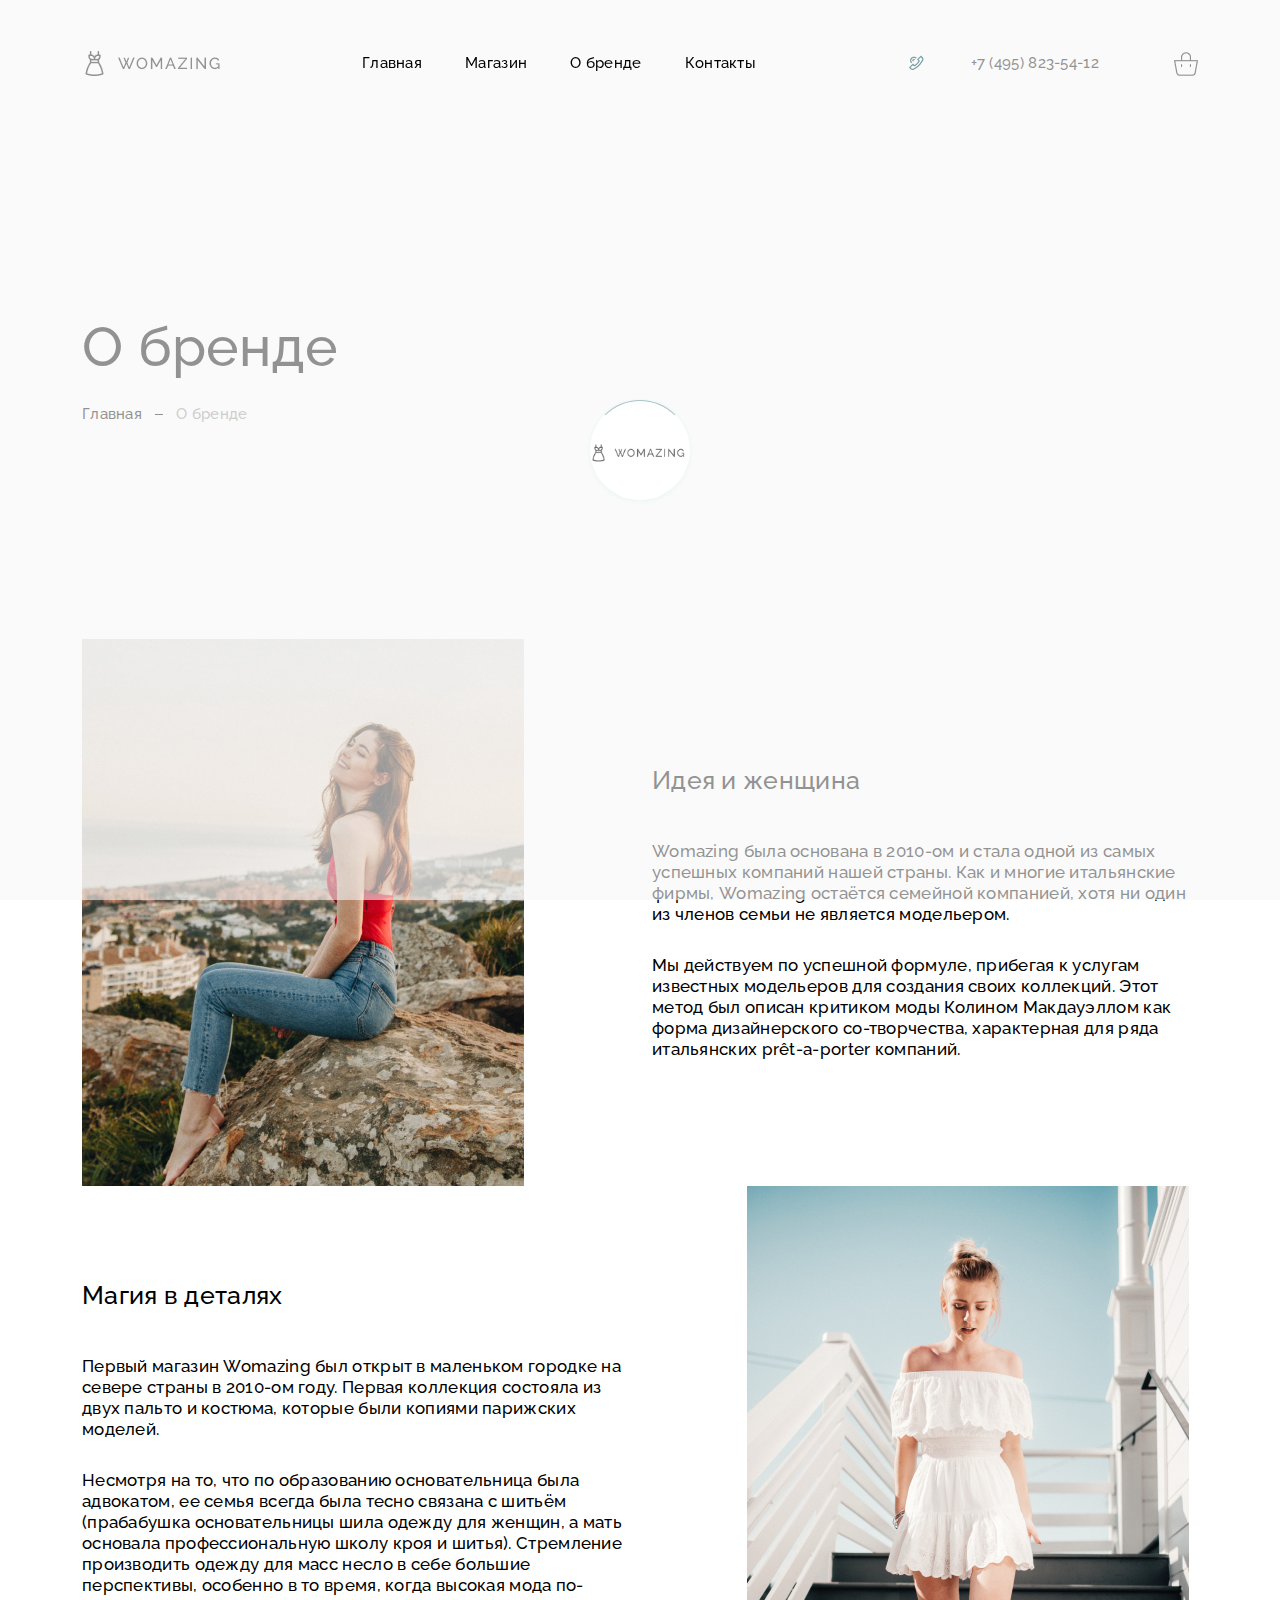
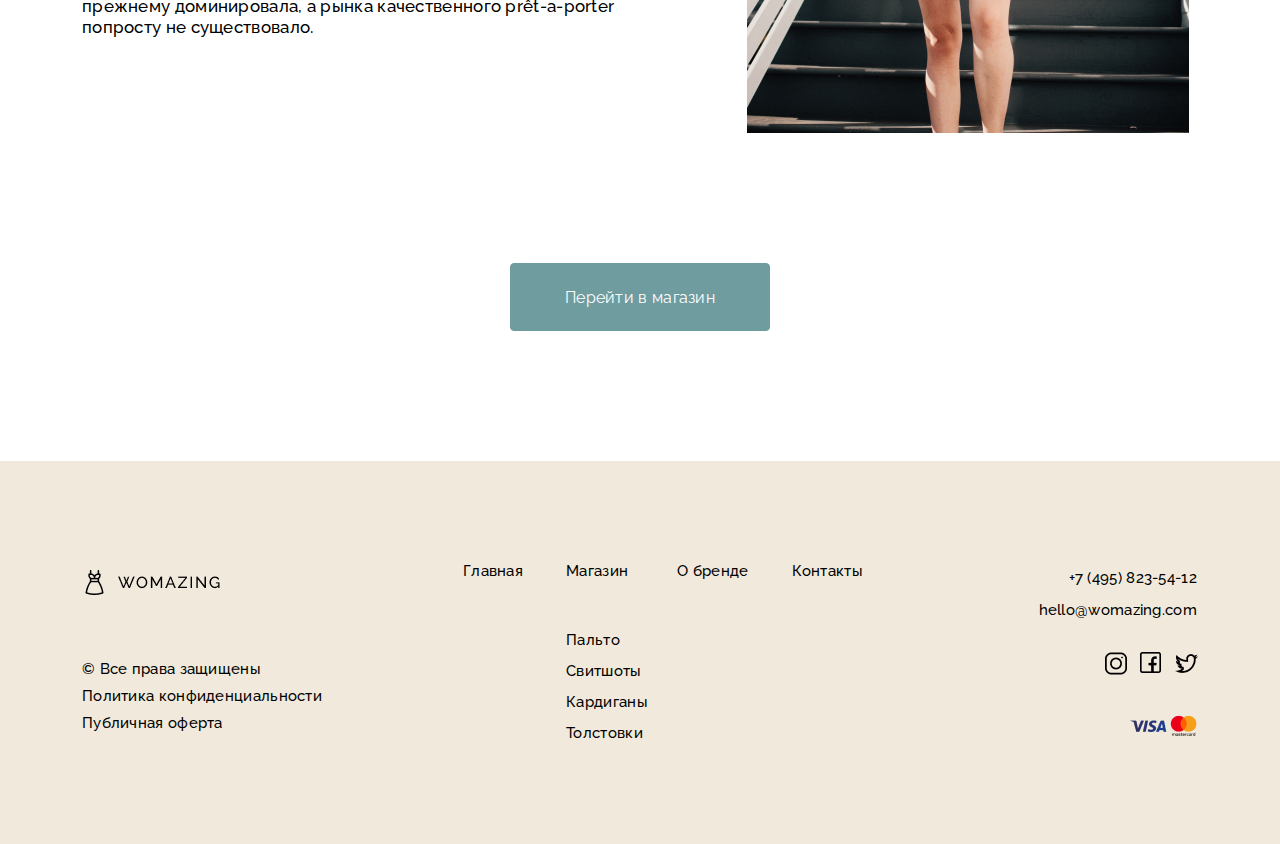
<file: about.html>
<!DOCTYPE html>
<html lang="ru">
<head>
	<meta charset="UTF-8">
	<title>Woomazing</title>
	<meta name="description" content="">
	<meta name="keywords" content="ремонт, компьютеров, ноутбуков, планшетов, телефонов, смартфонов, тв, телевизоров, видеокарт, замена bga">
	<meta name="viewport" content="width=device-width, initial-scale=1">
	<!-- OG Tags -->
	<meta property="og:title" content="Woomazing">
	<meta property="og:description" content="З">
	<meta property="og:type" content="article">
	<meta property="og:image" content="https://sitename.ru/img/preview.jpg">
	<meta property="og:site_name" content="Woomazing">
	<!-- Styling -->
	<link rel="apple-touch-icon" href="img/apple-touch-icon.png">
	<!-- <link rel="icon" type="image/png" href="img/favicon.png"> -->
	<!-- CSS -->
	<link href="https://fonts.googleapis.com/css2?family=Raleway:wght@400;500&display=swap" rel="stylesheet">	
	<link rel="stylesheet" href="assets/css/bootstrap-grid.css">
	<link rel="stylesheet" href="assets/css/bootstrap.min.css">
	<link rel="stylesheet" href="assets/css/slick.css">
	<link rel="stylesheet" href="assets/css/slick-theme.css">
	<link rel="stylesheet" href="assets/css/main.css">
</head>
<body>
    <div id="preloader-active">
        <div class="preloader d-flex align-items-center justify-content-center">
            <div class="preloader-inner position-relative">
                <div class="preloader-circle"></div>
                <div class="preloader-img pere-text">
                    <img src="assets/img/logo.png" alt="">
                </div>
            </div>
        </div>
    </div>

	<header class="header" id="header">
	    <div class="header-area">
            <div class="main-header header-sticky">
            	<div class="container">
            		<div class="row align-items-center justify-content-center">
	                    <div class="menu-wrapper">
	                        <!-- Logo -->
	                        <div class="col-4 col-lg-2">
		                        <div class="logo">
		                            <a href="index.html"><img src="assets/img/logo.png" alt=""></a>
		                        </div>
	                        </div>
	                        <!-- Main-menu -->
	                        <div class="col-lg-6 d-flex order-1 order-lg-0 offset-lg-1 col-xl-5">
	                        	<div class="head__menu">
	                        		<nav>
		                                <ul class="main-menu d-flex flex-column flex-lg-row" id="navigation">
		                                    <li><a href="index.html">Главная</a></li>
		                                    <li><a href="shop.html">Магазин</a></li>
		                                    <li><a href="about.html">О бренде</a></li>
		                                    <li><a href="contacts.html">Контакты</a></li>
		                                </ul>
	                            	</nav>
	                        	</div>
								<div class="hamburger">
				   					<img src="assets/img/menu_32px.png" alt="">
								</div>                        	    
	                        </div>
	                        <!-- Header Right -->
	                        <div class="d-flex col-4 col-md-5 justify-content-md-between col-lg-3 justify-content-lg-end col-xl-4">
		                        <div class="right-wrapper">
		                            <ul class="right-menu">
		                                <li class="me-sm-4">
		                                	<a class="call" id="call-req" href="#"></a>
		                                </li>
		                                <li>
		                                	<a class="right-menu-item phone-num" href="tel:+74958235412">+7 (495) 823-54-12
		                                	</a>
		                                </li>
		                                <li>
		                                	<a class="shopping-cart" href="cart.html">
		                                	</a> 
		                                </li>
		                            </ul>
		                        </div>
	                        </div>
	                    </div>

	                    <!-- Mobile Menu -->
                    </div>
                </div>
            </div>
        </div>
	</header>

	<main>
		<section class="about pb-84 pt-190">
			<div class="container">
				<div class="row">
					<div class="col-12">
						<h1 class="about-title page-title">О бренде</h1>
						<ul class="bread-crumps d-flex align-items-center">
							<li><a href="index.html">Главная</a></li>
							<li><span style="color: #909090;">О бренде</span></li>
						</ul>
					</div>
				</div>
			</div>
		</section>

		<section class="about-content p-130">
			<div class="container">
				<div class="row align-items-center ">
					<div class="d-flex col-12 justify-content-center my-5 order-3 col-lg-5 justify-content-lg-between my-lg-0 order-lg-1">
						<div class="about-img" style="background-image: url('assets/img/brand1.png');"></div>
					</div>
					<div class="col-12 col-lg-6 offset-lg-1 order-2">
						<div class="about-text-wrapper mx-auto  ms-lg-0">
							<h3>Идея и женщина</h3>
							<p class="about-text">
								Womazing была основана в 2010-ом и стала одной из самых успешных компаний нашей страны. Как и многие итальянские фирмы, Womazing остаётся семейной компанией, хотя ни один из членов семьи не является модельером.
							</p>
							<p>
								Мы действуем по успешной формуле, прибегая к услугам известных модельеров для создания своих коллекций. Этот метод был описан критиком моды Колином Макдауэллом как форма дизайнерского со-творчества, характерная для ряда итальянских prêt-a-porter компаний. 
							</p>
						</div>
					</div>
				</div>
				<div class="row align-items-center about-item">
					<div class="col-12 col-lg-6">
						<div class="about-text-wrapper mx-auto  ms-lg-0">
							<h3>Магия в деталях</h3>
							<p class="about-text">
								Первый магазин Womazing был открыт в маленьком городке на севере страны в 2010-ом году. Первая коллекция состояла из двух пальто и костюма, которые были копиями парижских моделей.
							</p>
							<p>
								Несмотря на то, что по образованию основательница была адвокатом, ее семья всегда была тесно связана с шитьём (прабабушка основательницы шила одежду для женщин, а мать основала профессиональную школу кроя и шитья). Стремление производить одежду для масс несло в себе большие перспективы, особенно в то время, когда высокая мода по-прежнему доминировала, а рынка качественного prêt-a-porter попросту не существовало. 
							</p>
						</div>
					</div>
					<div class="col-12 d-flex col-12 justify-content-center mt-5 col-lg-5 justify-content-lg-between mt-lg-0 offset-lg-1">
						<div class="about-img" style="background-image: url('assets/img/brand2.png')";></div>
					</div>
				</div>
				<div class="row">
					<div class="col-12 d-flex justify-content-center">
						<a href="shop.html" class="btn filled-btn about-btn">Перейти в магазин</a></button>
					</div>
				</div>
			</div>
		</section>
	</main>

	<footer class="footer pf-100" id="footer">
		<div class="container">
       		<div class="row align-items-md-start flex-column justify-content-center flex-sm-row justify-content-sm-between align-items-lg-center">
                <!-- Logo -->
                <div class="col-12 col-sm-6 col-md-4 col-lg-3">
	                <div class="left-wrapper d-flex flex-column text-center text-sm-start justify-content-center justify-content-sm-start">
                        <div class="logo mb-4 d-flex justify-content-center justify-content-sm-start">
                            <a href="index.html"><img src="assets/img/logo.png" alt=""></a>
                        </div>
	            		<ul class="policy text-center text-sm-start">
	            			<li class="policy-item">© Все права защищены</li>
	            			<li class="policy-item">Политика конфиденциальности</li>
	            			<li class="policy-item">Публичная оферта</li>
	            		</ul>
        		        </div>
                    </div>
                <!-- Main-menu -->
                <div class="col-12 col-sm-6 col-md-4 col-lg-6 offset-lg-1">
                    <div class="main-wrapper d-flex mt-5 mt-sm-0 justify-content-center justify-content-sm-end justify-content-md-center justify-content-lg-start">
                        <nav>
                            <ul class="main-menu d-flex  flex-column flex-lg-row align-items-start" id="navigation">
                                <li><a href="index.html">Главная</a></li>
                                <li><a href="shop.html">Магазин</a>
				            		<ul class="products d-none d-lg-block text-center text-sm-start mt-5">
				            			<li><a href="#">Пальто</a></li>
				            			<li><a href="#">Свитшоты</a></li>
				            			<li><a href="#">Кардиганы</a></li>
				            			<li><a href="#">Толстовки</a></li>
				            		</ul>
                                </li>
                                <li><a href="about.html">О бренде</a></li>
                                <li><a href="contacts.html">Контакты</a></li>
                            </ul>
                        </nav>
                    </div>
                </div>
                <!-- Footer Right -->
                <div class="col-12 col-md-4 col-lg-2">
                    <div class="right-wrapper">
                        <div class="footer-right-menu d-flex mt-5 flex-column text-center mt-md-0 text-md-end align-items-center align-items-md-end">
                            <a class="right-menu-item" href="tel:+74958235412">+7 (495) 823-54-12</a>
			            	<a href="#" class="right-menu-item woomail">hello@womazing.com</a>
		            		<div class="socials d-inline-flex">
				        		<!-noindex>
							        <a class="socials socials__link socials__link-inst" href="https://www.instagram.com" rel="nofollow noopener noreferrer" target="_blank">
							        </a>
						        </!-noindex>
				        		<!-noindex>
							        <a class="socials socials__link socials__link-fb" href="https://www.facebook.com" rel="nofollow noopener noreferrer" target="_blank">
							        </a>
						        </!-noindex>
				        		<!-noindex>
							        <a class="socials socials__link socials__link-twit" href="https://www.twitter.com" rel="nofollow noopener noreferrer" target="_blank">
							        </a>
						        </!-noindex>
		            		</div>
		            		<div class="cadrds">
		            			<img src="assets/img/cards.png" alt="">
		            		</div>
                        </div>
                    </div>
                </div>
            </div>
		</div>
	</footer>

    <div id="wrapper-modal" class="wrapper-modal">
        <div id="overlay" class="overlay"></div>
        <div id="modal-window" class="modal-window">
        	<button type="button" class="btn close-modal" id="close-modal"></button>
            <div class="form-book form-book__title">
                <h3>Заказать обратный звонок</h3>
            </div> 
            <form action="mail.php" class="form-book form-modal" id="form-modal">
                <input type="text" name="name" class="form-book__input" placeholder="Name" required>
                <input type="email" name="email" class="form-book__input" placeholder="Email" required>
                <input type="tel" name="phone" class="form-book__input" placeholder="Phone" required>
                <button type="submit" id="modal-btn" class="btn filled-btn select-btn">Заказать звонок</button>
            </form>
        </div>
        <div class="confirmation-window" id="confirmation-window">
        	<h3>Отлично! Мы скоро вам перезвоним.</h3>
	        <button class="btn clear-btn confirmation-btn" id="confirmation-btn">Закрыть</button>
        </div>
    </div>

				<!-- Scripts -->

	<script src="./assets/js/bootstrap.min.js"></script>
	<script src="./assets/js/jquery-3.6.0.min.js"></script>

    <script src="./assets/js/jquery.sticky.js"></script>
    <script src="./assets/js/slick.min.js"></script>

	<script src="./assets/js/jquery.validate.min.js"></script>
	<script src="./assets/js/main.js"></script>
</body>
</html>
</file>
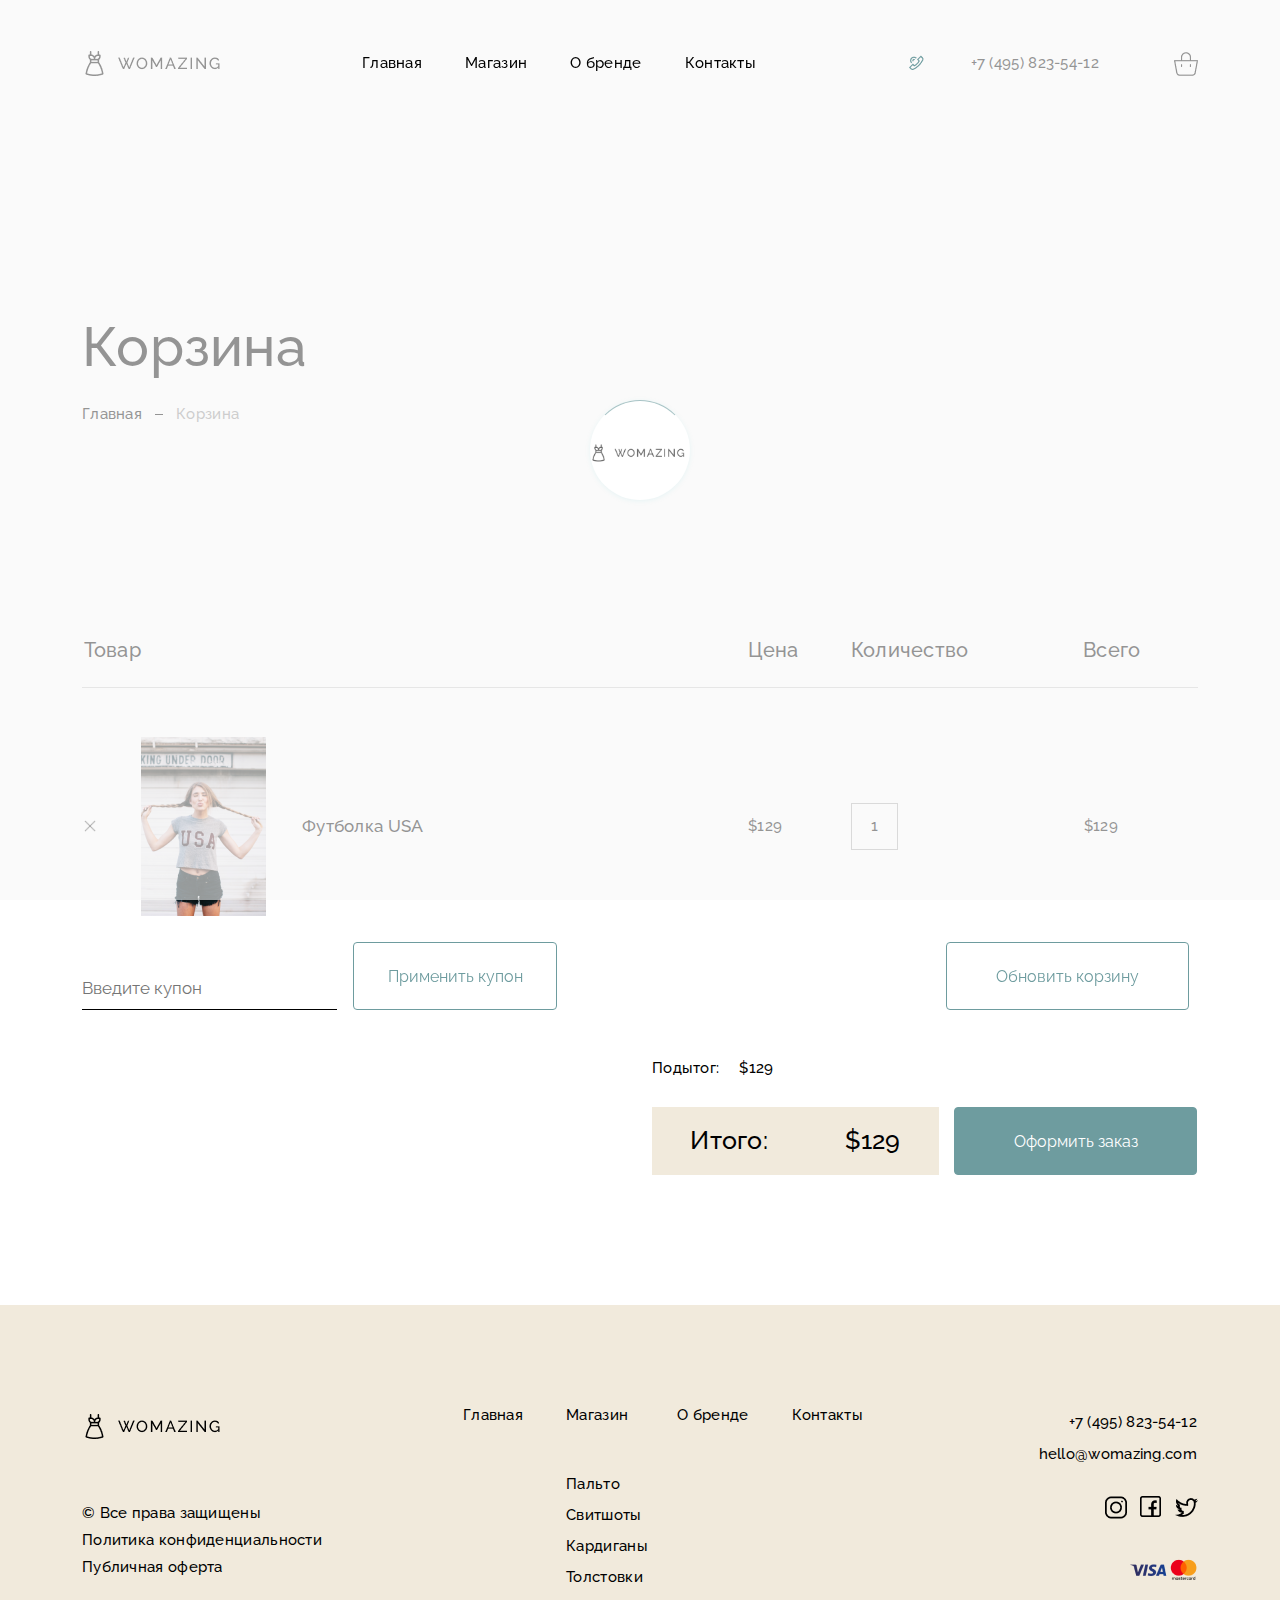
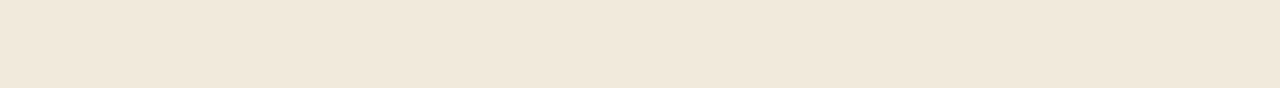
<file: cart.html>
<!DOCTYPE html>
<html lang="ru">
<head>
	<meta charset="UTF-8">
	<title>Woomazing</title>
	<meta name="description" content="">
	<meta name="keywords" content="ремонт, компьютеров, ноутбуков, планшетов, телефонов, смартфонов, тв, телевизоров, видеокарт, замена bga">
	<meta name="viewport" content="width=device-width, initial-scale=1">
	<!-- OG Tags -->
	<meta property="og:title" content="Woomazing">
	<meta property="og:description" content="З">
	<meta property="og:type" content="article">
	<meta property="og:image" content="https://sitename.ru/img/preview.jpg">
	<meta property="og:site_name" content="Woomazing">
	<!-- Styling -->
	<link rel="apple-touch-icon" href="img/apple-touch-icon.png">
	<!-- <link rel="icon" type="image/png" href="img/favicon.png"> -->
	<!-- CSS -->
	<link href="https://fonts.googleapis.com/css2?family=Raleway:wght@400;500&display=swap" rel="stylesheet">	
	<link rel="stylesheet" href="assets/css/bootstrap-grid.css">
	<link rel="stylesheet" href="assets/css/bootstrap.min.css">
	<link rel="stylesheet" href="assets/css/slick.css">
	<link rel="stylesheet" href="assets/css/slick-theme.css">
	<link rel="stylesheet" href="assets/css/main.css">
</head>
<body>
    <div id="preloader-active">
        <div class="preloader d-flex align-items-center justify-content-center">
            <div class="preloader-inner position-relative">
                <div class="preloader-circle"></div>
                <div class="preloader-img pere-text">
                    <img src="assets/img/logo.png" alt="">
                </div>
            </div>
        </div>
    </div>

	<header class="header" id="header">
	    <div class="header-area">
            <div class="main-header header-sticky">
            	<div class="container">
            		<div class="row align-items-center justify-content-center">
	                    <div class="menu-wrapper">
	                        <!-- Logo -->
	                        <div class="col-4 col-lg-2">
		                        <div class="logo">
		                            <a href="index.html"><img src="assets/img/logo.png" alt=""></a>
		                        </div>
	                        </div>
	                        <!-- Main-menu -->
	                        <div class="col-lg-6 d-flex order-1 order-lg-0 offset-lg-1 col-xl-5">
	                        	<div class="head__menu">
	                        		<nav>
		                                <ul class="main-menu d-flex flex-column flex-lg-row" id="navigation">
		                                    <li><a href="index.html">Главная</a></li>
		                                    <li><a href="shop.html">Магазин</a></li>
		                                    <li><a href="about.html">О бренде</a></li>
		                                    <li><a href="contacts.html">Контакты</a></li>
		                                </ul>
	                            	</nav>
	                        	</div>
								<div class="hamburger">
				   					<img src="assets/img/menu_32px.png" alt="">
								</div>                        	    
	                        </div>
	                        <!-- Header Right -->
	                        <div class="d-flex col-4 col-md-5 justify-content-md-between col-lg-3 justify-content-lg-end col-xl-4">
		                        <div class="right-wrapper">
		                            <ul class="right-menu">
		                                <li class="me-sm-4">
		                                	<a class="call" id="call-req" href="#"></a>
		                                </li>
		                                <li>
		                                	<a class="right-menu-item phone-num" href="tel:+74958235412">+7 (495) 823-54-12
		                                	</a>
		                                </li>
		                                <li>
		                                	<a class="shopping-cart" href="cart.html">
		                                	</a> 
		                                </li>
		                            </ul>
		                        </div>
	                        </div>
	                    </div>

	                    <!-- Mobile Menu -->
                    </div>
                </div>
            </div>
        </div>
	</header>

	<main>
		<section class="cart pb-84 pt-190">
			<div class="container">
				<div class="row">
					<div class="col-12">
						<h1 class="cart-title page-title">Корзина</h1>
						<ul class="bread-crumps d-flex align-items-center">
							<li><a href="index.html">Главная</a></li>
							<li><span style="color: #909090;">Корзина</span></li>
						</ul>
					</div>
				</div>
			</div>
		</section>

		<section class="cart-content p-130">
			<div class="container">
				<div class="row align-items-center">
					<div class="col-12 overflow-auto">
                    	<table class="cart-form">
                    		<tr>
                    			<th>Товар</th>
                    			<th>Цена</th>
                    			<th>Количество</th>
                    			<th>Всего</th>
                    		</tr>
                    		<tr>
                    			<td>
                    				<div class="cart-item d-flex flex-row align-items-center">
                    					<div class="cart-item-remoove">
                    						<img src="assets/img/remoove-item.png" alt="">
                    					</div>
                    					<div class="cart-item-img">
                    						<img src="assets/img/cart-item.png" alt="">
                    					</div>
                    					<div class="cart-item-name"><p>Футболка USA</p></div>
                    				</div>
                    			</td>
                    			<td>$129</td>
                    			<td>
                    				<div class="cart-item-quantity">
                    					<span>1</span>
                    				</div>
                    			</td>
                    			<td>$129</td>
                    		</tr>
                    	</table>
					</div>
					<div class="d-flex col-12 col-lg-4 offset-lg-2">
					</div>
				</div>
				<div class="row mt-4 flex-column flex-md-row align-items-center justify-content-lg-between">
					<!-- <div class="cart-coupon"> -->
						<div class="col-12 d-flex  mt-4 flex-column flex-md-row col-md-7 mt-md-0  col-lg-6">
							<div class="coupon">
								<input type="text" class="form-book-input coupon-input" placeholder="Введите купон">
								<button class="btn clear-btn coupon-btn">Применить купон</button>
							</div>
						</div>
						<div class="col-12 d-flex justify-content-sm-center my-4 col-md-4 my-md-0 offset-md-1 col-lg-3">
							<button class="btn clear-btn refresh-cart-btn">Обновить корзину</button>
						</div>
					<!-- </div> -->
				</div>
				<div class="row mt-4 align-items-center justify-content-start justify-content-lg-end">
					<div class="col-12 col-lg-6">
						<div class="cart-totals d-flex flex-column mt-4">
							<div class="cart-totals-prev d-flex">
								<span style="margin-right: 20px;">Подытог:</span>
								<span>$129</span>
							</div>
							<div class="cart-totals-wrapper d-flex">
								<div class="total">
									<span>Итого:</span>
									<span>$129</span>
								</div>
								<button class="btn filled-btn oder-btn"><a href="checkout.html">Оформить заказ</a></button>
							</div>
						</div>
					</div>
				</div>
			</div>
		</section>
	</main>

	<footer class="footer pf-100" id="footer">
		<div class="container">
       		<div class="row align-items-md-start flex-column justify-content-center flex-sm-row justify-content-sm-between align-items-lg-center">
                <!-- Logo -->
                <div class="col-12 col-sm-6 col-md-4 col-lg-3">
	                <div class="left-wrapper d-flex flex-column text-center text-sm-start justify-content-center justify-content-sm-start">
                        <div class="logo mb-4 d-flex justify-content-center justify-content-sm-start">
                            <a href="index.html"><img src="assets/img/logo.png" alt=""></a>
                        </div>
	            		<ul class="policy text-center text-sm-start">
	            			<li class="policy-item">© Все права защищены</li>
	            			<li class="policy-item">Политика конфиденциальности</li>
	            			<li class="policy-item">Публичная оферта</li>
	            		</ul>
        		        </div>
                    </div>
                <!-- Main-menu -->
                <div class="col-12 col-sm-6 col-md-4 col-lg-6 offset-lg-1">
                    <div class="main-wrapper d-flex mt-5 mt-sm-0 justify-content-center justify-content-sm-end justify-content-md-center justify-content-lg-start">
                        <nav>
                            <ul class="main-menu d-flex  flex-column flex-lg-row align-items-start" id="navigation">
                                <li><a href="index.html">Главная</a></li>
                                <li><a href="shop.html">Магазин</a>
				            		<ul class="products d-none d-lg-block text-center text-sm-start mt-5">
				            			<li><a href="#">Пальто</a></li>
				            			<li><a href="#">Свитшоты</a></li>
				            			<li><a href="#">Кардиганы</a></li>
				            			<li><a href="#">Толстовки</a></li>
				            		</ul>
                                </li>
                                <li><a href="about.html">О бренде</a></li>
                                <li><a href="contacts.html">Контакты</a></li>
                            </ul>
                        </nav>
                    </div>
                </div>
                <!-- Footer Right -->
                <div class="col-12 col-md-4 col-lg-2">
                    <div class="right-wrapper">
                        <div class="footer-right-menu d-flex mt-5 flex-column text-center mt-md-0 text-md-end align-items-center align-items-md-end">
                            <a class="right-menu-item" href="tel:+74958235412">+7 (495) 823-54-12</a>
			            	<a href="#" class="right-menu-item woomail">hello@womazing.com</a>
		            		<div class="socials d-inline-flex">
				        		<!-noindex>
							        <a class="socials socials__link socials__link-inst" href="https://www.instagram.com" rel="nofollow noopener noreferrer" target="_blank">
							        </a>
						        </!-noindex>
				        		<!-noindex>
							        <a class="socials socials__link socials__link-fb" href="https://www.facebook.com" rel="nofollow noopener noreferrer" target="_blank">
							        </a>
						        </!-noindex>
				        		<!-noindex>
							        <a class="socials socials__link socials__link-twit" href="https://www.twitter.com" rel="nofollow noopener noreferrer" target="_blank">
							        </a>
						        </!-noindex>
		            		</div>
		            		<div class="cadrds">
		            			<img src="assets/img/cards.png" alt="">
		            		</div>
                        </div>
                    </div>
                </div>
            </div>
		</div>
	</footer>


    <div id="wrapper-modal" class="wrapper-modal">
        <div id="overlay" class="overlay"></div>
        <div id="modal-window" class="modal-window">
        	<button type="button" class="btn close-modal" id="close-modal"></button>
            <div class="form-book form-book__title">
                <h3>Заказать обратный звонок</h3>
            </div> 
            <form action="mail.php" class="form-book form-modal" id="form-modal">
                <input type="text" name="name" class="form-book__input" placeholder="Name" required>
                <input type="email" name="email" class="form-book__input" placeholder="Email" required>
                <input type="tel" name="phone" class="form-book__input" placeholder="Phone" required>
                <button type="submit" id="modal-btn" class="btn filled-btn select-btn">Заказать звонок</button>
            </form>
        </div>
        <div class="confirmation-window" id="confirmation-window">
        	<h3>Отлично! Мы скоро вам перезвоним.</h3>
	        <button class="btn clear-btn confirmation-btn" id="confirmation-btn">Закрыть</button>
        </div>
    </div>

				<!-- Scripts -->

	<script src="./assets/js/bootstrap.min.js"></script>
	<script src="./assets/js/jquery-3.6.0.min.js"></script>

    <script src="./assets/js/jquery.sticky.js"></script>
    <script src="./assets/js/slick.min.js"></script>

	<script src="./assets/js/jquery.validate.min.js"></script>
	<script src="./assets/js/main.js"></script>
</body>
</html>
</file>
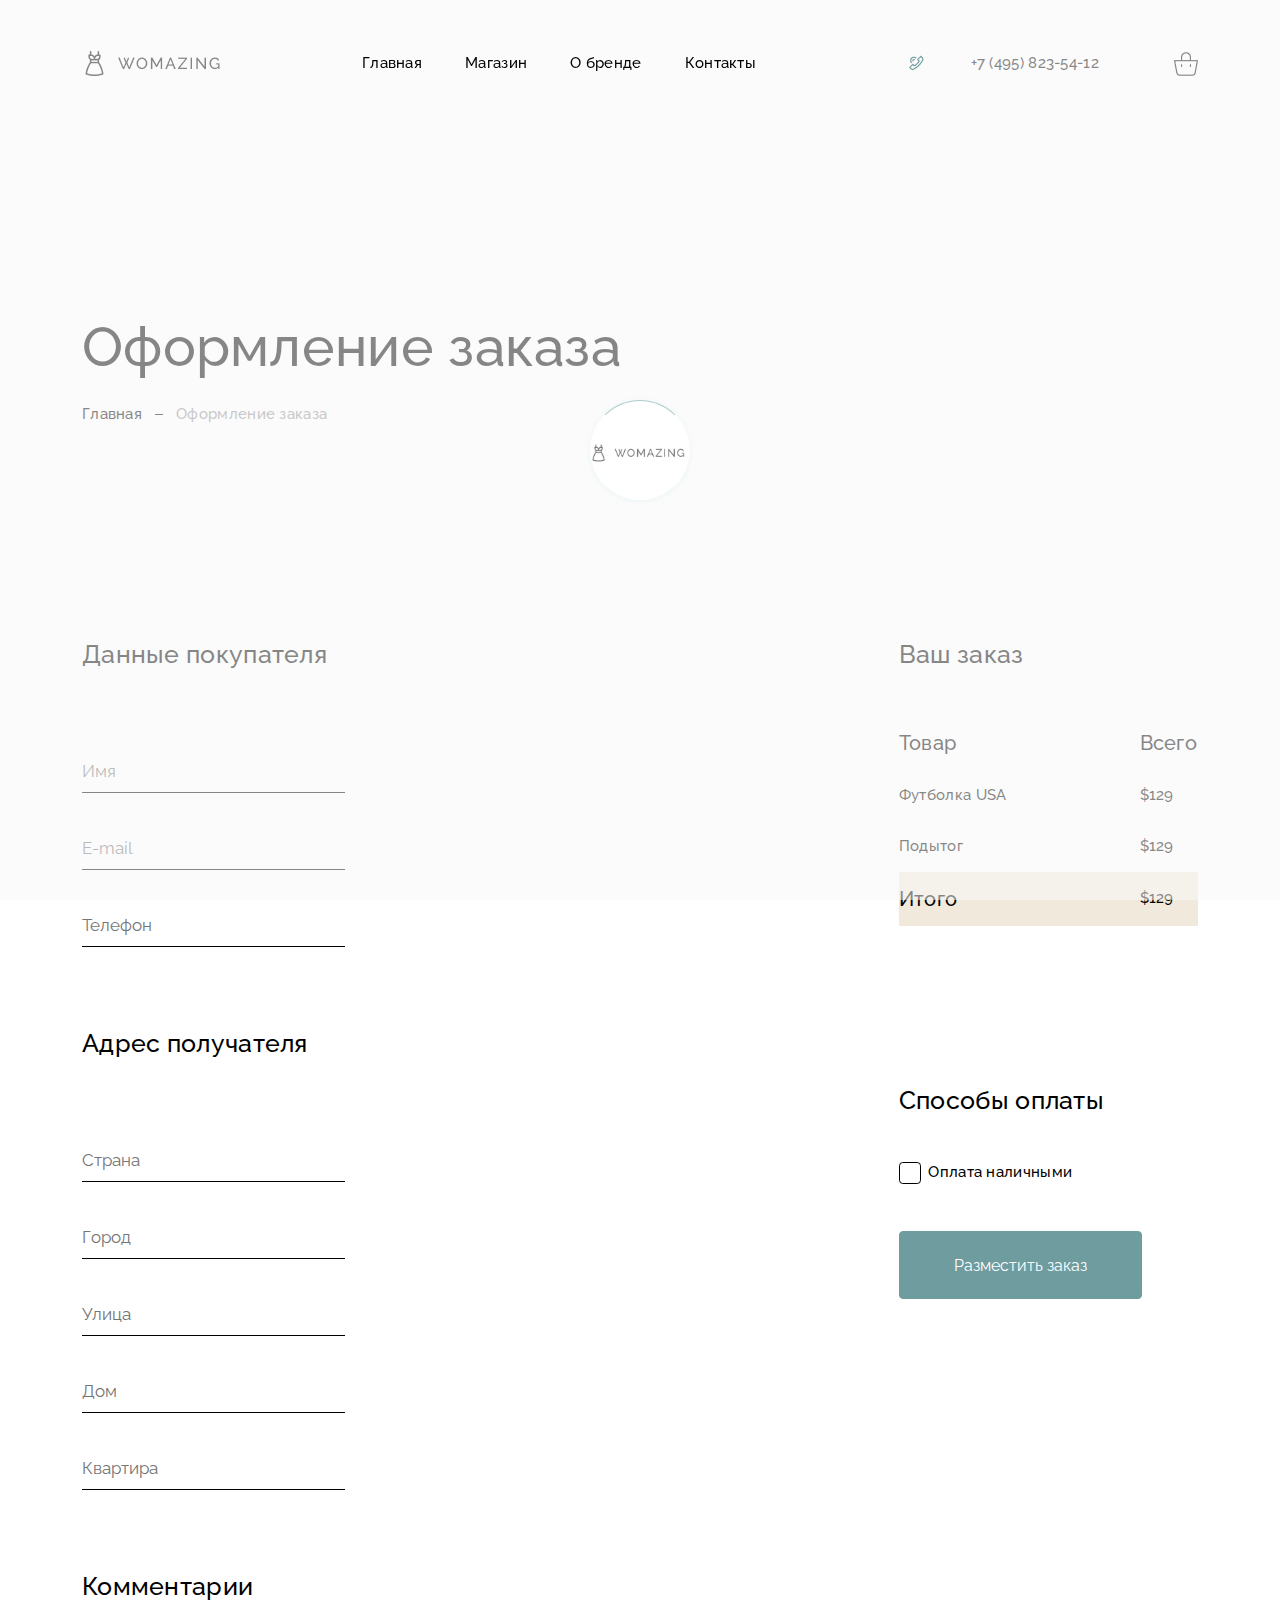
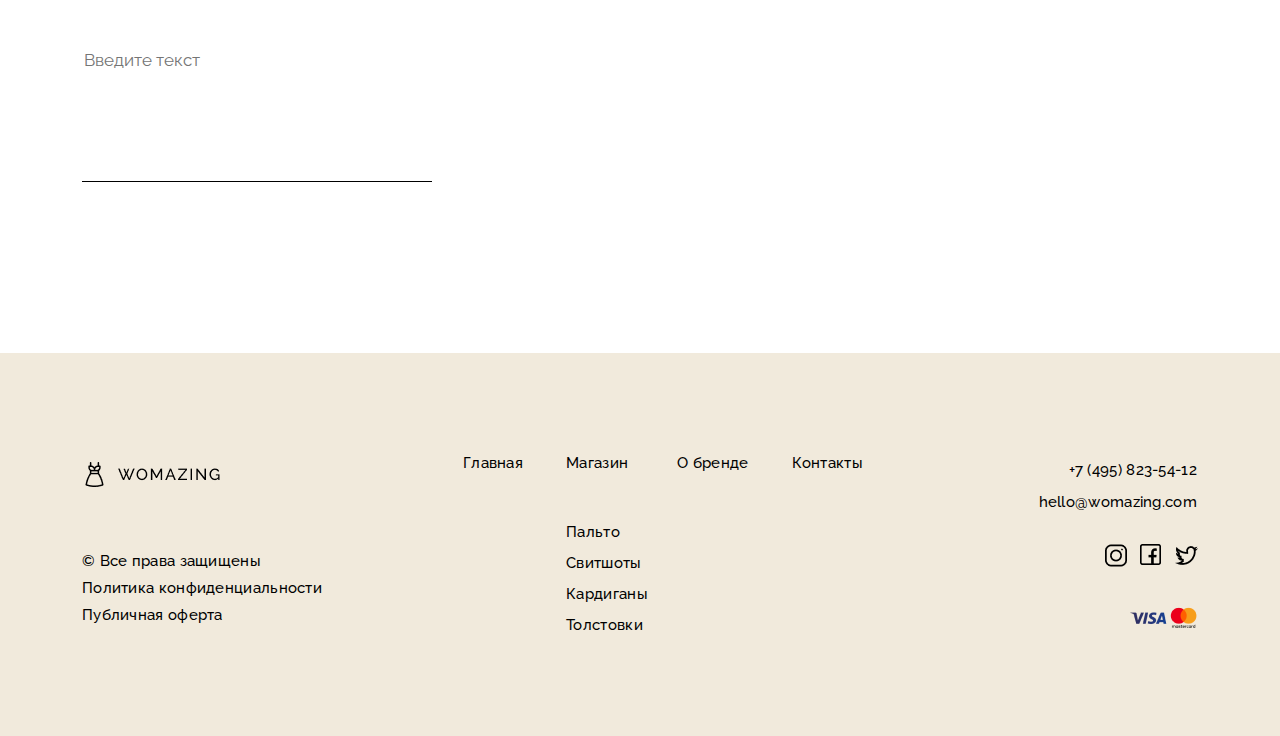
<file: checkout.html>
<!DOCTYPE html>
<html lang="ru">
<head>
	<meta charset="UTF-8">
	<title>Woomazing</title>
	<meta name="description" content="">
	<meta name="keywords" content="ремонт, компьютеров, ноутбуков, планшетов, телефонов, смартфонов, тв, телевизоров, видеокарт, замена bga">
	<meta name="viewport" content="width=device-width, initial-scale=1">
	<!-- OG Tags -->
	<meta property="og:title" content="Woomazing">
	<meta property="og:description" content="З">
	<meta property="og:type" content="article">
	<meta property="og:image" content="https://sitename.ru/img/preview.jpg">
	<meta property="og:site_name" content="Woomazing">
	<!-- Styling -->
	<link rel="apple-touch-icon" href="img/apple-touch-icon.png">
	<!-- <link rel="icon" type="image/png" href="img/favicon.png"> -->
	<!-- CSS -->
	<link href="https://fonts.googleapis.com/css2?family=Raleway:wght@400;500&display=swap" rel="stylesheet">	
	<link rel="stylesheet" href="assets/css/bootstrap-grid.css">
	<link rel="stylesheet" href="assets/css/bootstrap.min.css">
	<link rel="stylesheet" href="assets/css/slick.css">
	<link rel="stylesheet" href="assets/css/slick-theme.css">
	<link rel="stylesheet" href="assets/css/main.css">
</head>
<body>
    <div id="preloader-active">
        <div class="preloader d-flex align-items-center justify-content-center">
            <div class="preloader-inner position-relative">
                <div class="preloader-circle"></div>
                <div class="preloader-img pere-text">
                    <img src="assets/img/logo.png" alt="">
                </div>
            </div>
        </div>
    </div>

	<header class="header" id="header">
	    <div class="header-area">
            <div class="main-header header-sticky">
            	<div class="container">
            		<div class="row align-items-center justify-content-center">
	                    <div class="menu-wrapper">
	                        <!-- Logo -->
	                        <div class="col-4 col-lg-2">
		                        <div class="logo">
		                            <a href="index.html"><img src="assets/img/logo.png" alt=""></a>
		                        </div>
	                        </div>
	                        <!-- Main-menu -->
	                        <div class="col-lg-6 d-flex order-1 order-lg-0 offset-lg-1 col-xl-5">
	                        	<div class="head__menu">
	                        		<nav>
		                                <ul class="main-menu d-flex flex-column flex-lg-row" id="navigation">
		                                    <li><a href="index.html">Главная</a></li>
		                                    <li><a href="shop.html">Магазин</a></li>
		                                    <li><a href="about.html">О бренде</a></li>
		                                    <li><a href="contacts.html">Контакты</a></li>
		                                </ul>
	                            	</nav>
	                        	</div>
								<div class="hamburger">
				   					<img src="assets/img/menu_32px.png" alt="">
								</div>                        	    
	                        </div>
	                        <!-- Header Right -->
	                        <div class="d-flex col-4 col-md-5 justify-content-md-between col-lg-3 justify-content-lg-end col-xl-4">
		                        <div class="right-wrapper">
		                            <ul class="right-menu">
		                                <li class="me-sm-4">
		                                	<a class="call" id="call-req" href="#"></a>
		                                </li>
		                                <li>
		                                	<a class="right-menu-item phone-num" href="tel:+74958235412">+7 (495) 823-54-12
		                                	</a>
		                                </li>
		                                <li>
		                                	<a class="shopping-cart" href="cart.html">
		                                	</a> 
		                                </li>
		                            </ul>
		                        </div>
	                        </div>
	                    </div>

	                    <!-- Mobile Menu -->
                    </div>
                </div>
            </div>
        </div>
	</header>

	<main>
		<section class="checkout pb-84 pt-190">
			<div class="container">
				<div class="row">
					<div class="col-12">
						<h1 class="checkout-title page-title">Оформление заказа</h1>
						<ul class="bread-crumps d-flex align-items-center">
							<li><a href="index.html">Главная</a></li>
							<li><span style="color: #909090;">Оформление заказа</span></li>
						</ul>
					</div>
				</div>
			</div>
		</section>

		<section class="checkout-content p-130">
			<div class="container">
                <div class="row">
                	<div class="col-12">
                		<form action="mail.php" class="d-flex flex-column justify-content-start flex-md-row justify-content-md-between">
	                		<div class="buyer-data">
	                			<div class="inputs-wrap">
	                				<h3 class="checkout-form-title">Данные покупателя</h3>
		                            <input type="text" name="name" class="form-book-input" placeholder="Имя" required>
		                            <input type="email" name="email" class="form-book-input" placeholder="E-mail" required>
		                            <input type="tel" name="phone" class="form-book-input" placeholder="Телефон" required>
	                			</div>
	                			<div class="inputs-wrap">
	                				<h3 class="checkout-form-title">Адрес получателя</h3>
		                            <input type="text" name="name" class="form-book-input" placeholder="Страна" required>
		                            <input type="text" name="name" class="form-book-input" placeholder="Город" required>
		                            <input type="text" name="name" class="form-book-input" placeholder="Улица" required>
		                            <input type="text" name="name" class="form-book-input" placeholder="Дом" required>
		                            <input type="text" name="name" class="form-book-input" placeholder="Квартира" required>
	                			</div>
	                			<div class="inputs-wrap">
	                				<h3 class="checkout-form-title">Комментарии</h3>
		                            <textarea type="text" name="message" class="form-book-message" placeholder="Введите текст" required></textarea>
	                			</div>
	                		</div>
	                		<div class="order">
	                			<div class="order-data mt-4 mt-sm-0">
									<h3 class="checkout-form-title">Ваш заказ</h3>
			                    	<table class="checkout-form-result">
			                    		<tr>
			                    			<th class="checkout-form-result-name"><h4>Товар</h4></th>
			                    			<th class="checkout-form-result-price"><h4>Всего</h4></th>
			                    		</tr>
			                    		<tr>
			                    			<td class="checkout-form-result-name"><span>Футболка USA</span></td>
			                    			<td class="checkout-form-result-price"><span>$129</span></td>
			                    		</tr>
			                    		<tr>
			                    			<td class="checkout-form-result-name">Подытог</td>
			                    			<td class="checkout-form-result-price"><span>$129</span></td>
			                    		</tr>
			                    		<tr style="background-color: #F1EADC;">
			                    			<td class="checkout-form-result-name"><h4>Итого</h4></td>
			                    			<td class="checkout-form-result-price"><span>$129</span></td>
			                    		</tr>
			                    	</table>
	                			</div>
	                			<div class="payment-method">
	                				<h3 class="checkout-form-title">Способы оплаты</h3>
		                    		<div class="cash-wrapper d-flex align-items-center">
			                    		<input type="checkbox" class="cash" id="cash" name="cash">
		    	                		<label for="cash">Оплата наличными</label>
	            	        		</div>
									<button class="btn filled-btn" type="submit">Разместить заказ</button>
	                			</div>
	                		</div>
	                	</form>
                	</div>
                </div>
			</div>			
		</section>
	</main>

	<footer class="footer pf-100" id="footer">
		<div class="container">
       		<div class="row align-items-md-start flex-column justify-content-center flex-sm-row justify-content-sm-between align-items-lg-center">
                <!-- Logo -->
                <div class="col-12 col-sm-6 col-md-4 col-lg-3">
	                <div class="left-wrapper d-flex flex-column text-center text-sm-start justify-content-center justify-content-sm-start">
                        <div class="logo mb-4 d-flex justify-content-center justify-content-sm-start">
                            <a href="index.html"><img src="assets/img/logo.png" alt=""></a>
                        </div>
	            		<ul class="policy text-center text-sm-start">
	            			<li class="policy-item">© Все права защищены</li>
	            			<li class="policy-item">Политика конфиденциальности</li>
	            			<li class="policy-item">Публичная оферта</li>
	            		</ul>
        		        </div>
                    </div>
                <!-- Main-menu -->
                <div class="col-12 col-sm-6 col-md-4 col-lg-6 offset-lg-1">
                    <div class="main-wrapper d-flex mt-5 mt-sm-0 justify-content-center justify-content-sm-end justify-content-md-center justify-content-lg-start">
                        <nav>
                            <ul class="main-menu d-flex  flex-column flex-lg-row align-items-start" id="navigation">
                                <li><a href="index.html">Главная</a></li>
                                <li><a href="shop.html">Магазин</a>
				            		<ul class="products d-none d-lg-block text-center text-sm-start mt-5">
				            			<li><a href="#">Пальто</a></li>
				            			<li><a href="#">Свитшоты</a></li>
				            			<li><a href="#">Кардиганы</a></li>
				            			<li><a href="#">Толстовки</a></li>
				            		</ul>
                                </li>
                                <li><a href="about.html">О бренде</a></li>
                                <li><a href="contacts.html">Контакты</a></li>
                            </ul>
                        </nav>
                    </div>
                </div>
                <!-- Footer Right -->
                <div class="col-12 col-md-4 col-lg-2">
                    <div class="right-wrapper">
                        <div class="footer-right-menu d-flex mt-5 flex-column text-center mt-md-0 text-md-end align-items-center align-items-md-end">
                            <a class="right-menu-item" href="tel:+74958235412">+7 (495) 823-54-12</a>
			            	<a href="#" class="right-menu-item woomail">hello@womazing.com</a>
		            		<div class="socials d-inline-flex">
				        		<!-noindex>
							        <a class="socials socials__link socials__link-inst" href="https://www.instagram.com" rel="nofollow noopener noreferrer" target="_blank">
							        </a>
						        </!-noindex>
				        		<!-noindex>
							        <a class="socials socials__link socials__link-fb" href="https://www.facebook.com" rel="nofollow noopener noreferrer" target="_blank">
							        </a>
						        </!-noindex>
				        		<!-noindex>
							        <a class="socials socials__link socials__link-twit" href="https://www.twitter.com" rel="nofollow noopener noreferrer" target="_blank">
							        </a>
						        </!-noindex>
		            		</div>
		            		<div class="cadrds">
		            			<img src="assets/img/cards.png" alt="">
		            		</div>
                        </div>
                    </div>
                </div>
            </div>
		</div>
	</footer>

    <div id="wrapper-modal" class="wrapper-modal">
        <div id="overlay" class="overlay"></div>
        <div id="modal-window" class="modal-window">
        	<button type="button" class="btn close-modal" id="close-modal"></button>
            <div class="form-book form-book__title">
                <h3>Заказать обратный звонок</h3>
            </div> 
            <form action="mail.php" class="form-book form-modal" id="form-modal">
                <input type="text" name="name" class="form-book__input" placeholder="Name" required>
                <input type="email" name="email" class="form-book__input" placeholder="Email" required>
                <input type="tel" name="phone" class="form-book__input" placeholder="Phone" required>
                <button type="submit" id="modal-btn" class="btn filled-btn select-btn">Заказать звонок</button>
            </form>
        </div>
        <div class="confirmation-window" id="confirmation-window">
        	<h3>Отлично! Мы скоро вам перезвоним.</h3>
	        <button class="btn clear-btn confirmation-btn" id="confirmation-btn">Закрыть</button>
        </div>
    </div>

				<!-- Scripts -->

	<script src="./assets/js/bootstrap.min.js"></script>
	<script src="./assets/js/jquery-3.6.0.min.js"></script>

    <script src="./assets/js/jquery.sticky.js"></script>
    <script src="./assets/js/slick.min.js"></script>

	<script src="./assets/js/jquery.validate.min.js"></script>
	<script src="./assets/js/main.js"></script>
</body>
</html>
</file>
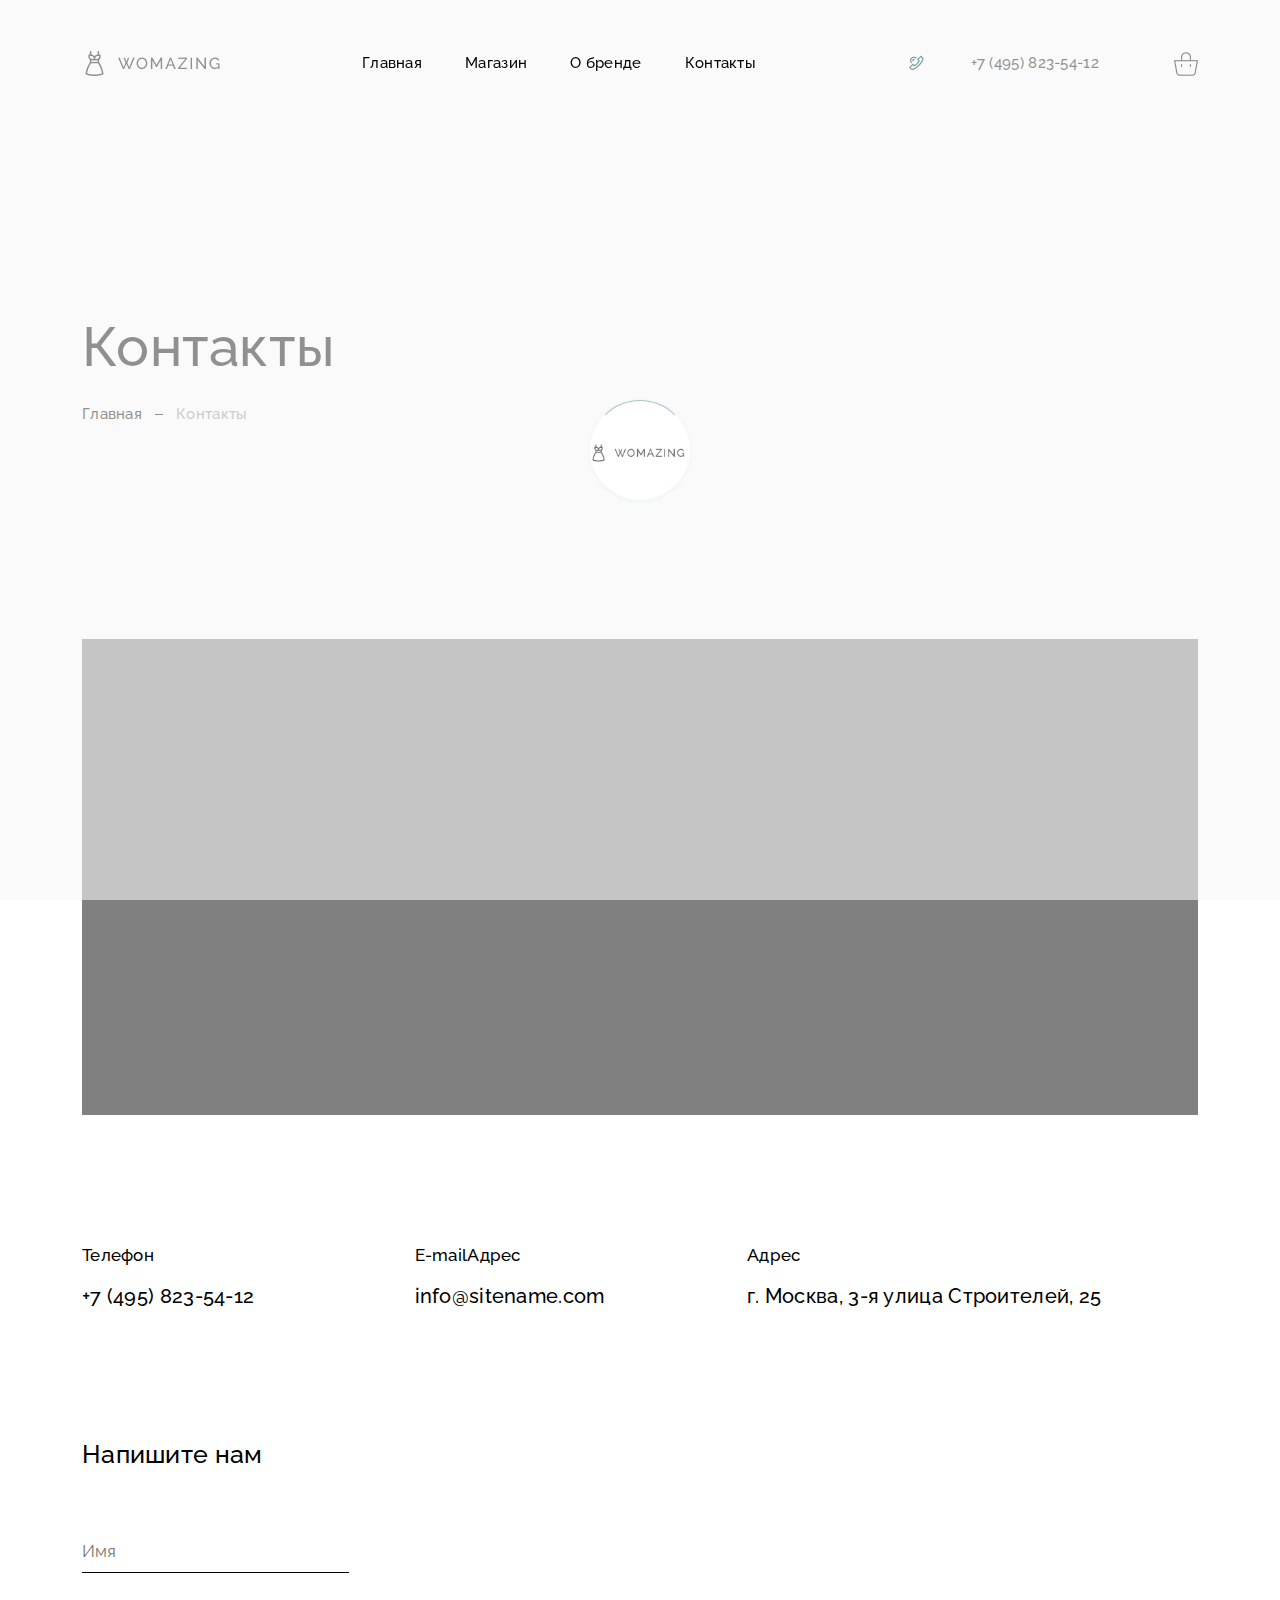
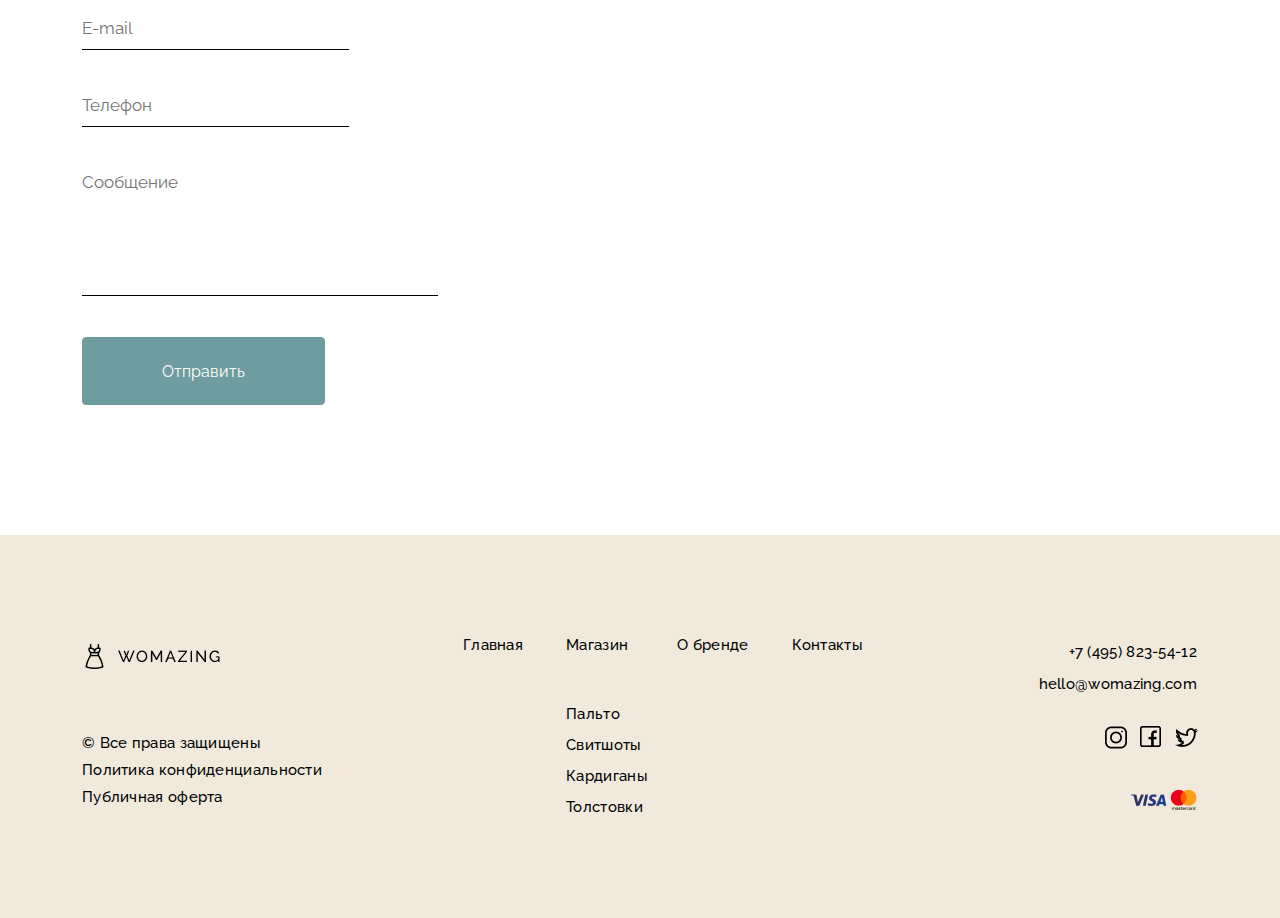
<file: contacts.html>
<!DOCTYPE html>
<html lang="ru">
<head>
	<meta charset="UTF-8">
	<title>Woomazing</title>
	<meta name="description" content="">
	<meta name="keywords" content="ремонт, компьютеров, ноутбуков, планшетов, телефонов, смартфонов, тв, телевизоров, видеокарт, замена bga">
	<meta name="viewport" content="width=device-width, initial-scale=1">
	<!-- OG Tags -->
	<meta property="og:title" content="Woomazing">
	<meta property="og:description" content="З">
	<meta property="og:type" content="article">
	<meta property="og:image" content="https://sitename.ru/img/preview.jpg">
	<meta property="og:site_name" content="Woomazing">
	<!-- Styling -->
	<link rel="apple-touch-icon" href="img/apple-touch-icon.png">
	<!-- <link rel="icon" type="image/png" href="img/favicon.png"> -->
	<!-- CSS -->
	<link href="https://fonts.googleapis.com/css2?family=Raleway:wght@400;500&display=swap" rel="stylesheet">	
	<link rel="stylesheet" href="assets/css/bootstrap-grid.css">
	<link rel="stylesheet" href="assets/css/bootstrap.min.css">
	<link rel="stylesheet" href="assets/css/slick.css">
	<link rel="stylesheet" href="assets/css/slick-theme.css">
	<link rel="stylesheet" href="assets/css/main.css">
	<script src="https://api-maps.yandex.ru/2.1/?apikey=f575670e-3a6b-45d1-9cd5-a648c8665e37&lang=ru_RU" type="text/javascript">
    </script>

</head>
<body>
    <div id="preloader-active">
        <div class="preloader d-flex align-items-center justify-content-center">
            <div class="preloader-inner position-relative">
                <div class="preloader-circle"></div>
                <div class="preloader-img pere-text">
                    <img src="assets/img/logo.png" alt="">
                </div>
            </div>
        </div>
    </div>

	<header class="header" id="header">
	    <div class="header-area">
            <div class="main-header header-sticky">
            	<div class="container">
            		<div class="row align-items-center justify-content-center">
	                    <div class="menu-wrapper">
	                        <!-- Logo -->
	                        <div class="col-4 col-lg-2">
		                        <div class="logo">
		                            <a href="index.html"><img src="assets/img/logo.png" alt=""></a>
		                        </div>
	                        </div>
	                        <!-- Main-menu -->
	                        <div class="col-lg-6 d-flex order-1 order-lg-0 offset-lg-1 col-xl-5">
	                        	<div class="head__menu">
	                        		<nav>
		                                <ul class="main-menu d-flex flex-column flex-lg-row" id="navigation">
		                                    <li><a href="index.html">Главная</a></li>
		                                    <li><a href="shop.html">Магазин</a></li>
		                                    <li><a href="about.html">О бренде</a></li>
		                                    <li><a href="contacts.html">Контакты</a></li>
		                                </ul>
	                            	</nav>
	                        	</div>
								<div class="hamburger">
				   					<img src="assets/img/menu_32px.png" alt="">
								</div>                        	    
	                        </div>
	                        <!-- Header Right -->
	                        <div class="d-flex col-4 col-md-5 justify-content-md-between col-lg-3 justify-content-lg-end col-xl-4">
		                        <div class="right-wrapper">
		                            <ul class="right-menu">
		                                <li class="me-sm-4">
		                                	<a class="call" id="call-req" href="#"></a>
		                                </li>
		                                <li>
		                                	<a class="right-menu-item phone-num" href="tel:+74958235412">+7 (495) 823-54-12
		                                	</a>
		                                </li>
		                                <li>
		                                	<a class="shopping-cart" href="cart.html">
		                                	</a> 
		                                </li>
		                            </ul>
		                        </div>
	                        </div>
	                    </div>

	                    <!-- Mobile Menu -->
                    </div>
                </div>
            </div>
        </div>
	</header>

	<main>
		<section class="contacts pb-84 pt-190">
			<div class="container">
				<div class="row">
					<div class="col-12">
						<h1 class="contacts-title page-title">Контакты</h1>
						<ul class="bread-crumps d-flex align-items-center">
							<li><a href="index.html">Главная</a></li>
							<li><span style="color: #909090;">Контакты</span></li>
						</ul>
					</div>
				</div>
			</div>
		</section>

		<section class="contacts-map pt-130">
			<div class="container">
				<div class="row">
					<div class="col-12">
						<div class="map-block" id="map"></div>
					</div>
				</div>
			</div>
		</section>

		<section class="contacts-adresses pt-130">
			<div class="container">
				<div class="row justify-content-md-center justify-content-lg-between">
					<!-- <div class="adresses-wrapper"> -->
						<div class="col-12 mt-3 mt-sm-0 col-md-6 col-lg-3">
							<p class="adresses-title">Телефон</p>
							<a class="adresses-link" href="tel:+74958235412">+7 (495) 823-54-12</a>
							<!-- <p class="adresses-text">+7 (495) 823-54-12</p> -->
						</div>
						<div class="ccol-12 mt-5 col-md-6 mt-md-0 col-lg-3">
							<p class="adresses-title">E-mailАдрес</p>
							<a class="adresses-mail" href="#">info@sitename.com</a>
							<!-- <p class="adresses-text">info@sitename.com</p> -->
						</div>
						<div class="col-7 mt-5 col-lg-5 mt-lg-0">
							<p class="adresses-title">Адрес</p>
							<p class="adresses-text">г. Москва, 3-я улица Строителей, 25</p>
						</div>
					<!-- </div> -->
				</div>
			</div>
		</section>

		<section class="contacts-form p-130">
			<div class="container">
				<div class="row">
					<div class="col-12">
						<h3 class="contacts-form-title title">Напишите нам</h3>
					</div>
				</div>
                <div class="row">
                    <div class="col-12 col-sm-8 col-md-6 col-lg-4">
                        <form action="mail.php" class="form-book form-contacts ms-0" id="form-contacts">
                            <input type="text" name="name" class="form-book-input" placeholder="Имя" required>
                            <input type="email" name="email" class="form-book-input" placeholder="E-mail" required>
                            <input type="tel" name="phone" class="form-book-input" placeholder="Телефон" required>
                            <textarea type="text" name="message" class="form-book-input form-book-message" placeholder="Сообщение" required></textarea>
                            <button type="submit" class="btn filled-btn form-btn">Отправить</button>
                        </form>
                    </div>
                </div>
                <div class="row">
                    <div class="col-12 col-md-6 col-lg-4">
                    	<div class="confirmation confirmation-done" id="confirmation">
                    		<p class="text-center">Сообщение успешно отправлено</p>
                    	</div>
                    	<div class="confirmation confirmation-fail" id="confirmation">
                    		<p class="text-center">Сообщение не отправлено</p>
                    	</div>
                    </div>
                </div>
			</div>
		</section>
	</main>

	<footer class="footer pf-100" id="footer">
		<div class="container">
       		<div class="row align-items-md-start flex-column justify-content-center flex-sm-row justify-content-sm-between align-items-lg-center">
                <!-- Logo -->
                <div class="col-12 col-sm-6 col-md-4 col-lg-3">
	                <div class="left-wrapper d-flex flex-column text-center text-sm-start justify-content-center justify-content-sm-start">
                        <div class="logo mb-4 d-flex justify-content-center justify-content-sm-start">
                            <a href="index.html"><img src="assets/img/logo.png" alt=""></a>
                        </div>
	            		<ul class="policy text-center text-sm-start">
	            			<li class="policy-item">© Все права защищены</li>
	            			<li class="policy-item">Политика конфиденциальности</li>
	            			<li class="policy-item">Публичная оферта</li>
	            		</ul>
        		        </div>
                    </div>
                <!-- Main-menu -->
                <div class="col-12 col-sm-6 col-md-4 col-lg-6 offset-lg-1">
                    <div class="main-wrapper d-flex mt-5 mt-sm-0 justify-content-center justify-content-sm-end justify-content-md-center justify-content-lg-start">
                        <nav>
                            <ul class="main-menu d-flex  flex-column flex-lg-row align-items-start" id="navigation">
                                <li><a href="index.html">Главная</a></li>
                                <li><a href="shop.html">Магазин</a>
				            		<ul class="products d-none d-lg-block text-center text-sm-start mt-5">
				            			<li><a href="#">Пальто</a></li>
				            			<li><a href="#">Свитшоты</a></li>
				            			<li><a href="#">Кардиганы</a></li>
				            			<li><a href="#">Толстовки</a></li>
				            		</ul>
                                </li>
                                <li><a href="about.html">О бренде</a></li>
                                <li><a href="contacts.html">Контакты</a></li>
                            </ul>
                        </nav>
                    </div>
                </div>
                <!-- Footer Right -->
                <div class="col-12 col-md-4 col-lg-2">
                    <div class="right-wrapper">
                        <div class="footer-right-menu d-flex mt-5 flex-column text-center mt-md-0 text-md-end align-items-center align-items-md-end">
                            <a class="right-menu-item" href="tel:+74958235412">+7 (495) 823-54-12</a>
			            	<a href="#" class="right-menu-item woomail">hello@womazing.com</a>
		            		<div class="socials d-inline-flex">
				        		<!-noindex>
							        <a class="socials socials__link socials__link-inst" href="https://www.instagram.com" rel="nofollow noopener noreferrer" target="_blank">
							        </a>
						        </!-noindex>
				        		<!-noindex>
							        <a class="socials socials__link socials__link-fb" href="https://www.facebook.com" rel="nofollow noopener noreferrer" target="_blank">
							        </a>
						        </!-noindex>
				        		<!-noindex>
							        <a class="socials socials__link socials__link-twit" href="https://www.twitter.com" rel="nofollow noopener noreferrer" target="_blank">
							        </a>
						        </!-noindex>
		            		</div>
		            		<div class="cadrds">
		            			<img src="assets/img/cards.png" alt="">
		            		</div>
                        </div>
                    </div>
                </div>
            </div>
		</div>
	</footer>

    <div id="wrapper-modal" class="wrapper-modal">
        <div id="overlay" class="overlay"></div>
        <div id="modal-window" class="modal-window">
        	<button type="button" class="btn close-modal" id="close-modal"></button>
            <div class="form-book form-book__title">
                <h3>Заказать обратный звонок</h3>
            </div> 
            <form action="mail.php" class="form-book form-modal" id="form-modal">
                <input type="text" name="name" class="form-book__input" placeholder="Name" required>
                <input type="email" name="email" class="form-book__input" placeholder="Email" required>
                <input type="tel" name="phone" class="form-book__input" placeholder="Phone" required>
                <button type="submit" id="modal-btn" class="btn filled-btn select-btn">Заказать звонок</button>
            </form>
        </div>
        <div class="confirmation-window" id="confirmation-window">
        	<h3>Отлично! Мы скоро вам перезвоним.</h3>
	        <button class="btn clear-btn confirmation-btn" id="confirmation-btn">Закрыть</button>
        </div>
    </div>

				<!-- Scripts -->

    <script src="./assets/js/vendor/jquery-1.12.4.min.js"></script>
	<script src="./assets/js/bootstrap.min.js"></script>
	<script src="./assets/js/jquery-3.6.0.min.js"></script>

    <script src="./assets/js/jquery.sticky.js"></script>
    <script src="./assets/js/slick.min.js"></script>

	<script src="./assets/js/jquery.validate.min.js"></script>
	<script src="./assets/js/main.js"></script>
	<script src="./assets/js/map.js"></script>

</body>
</html>
</file>
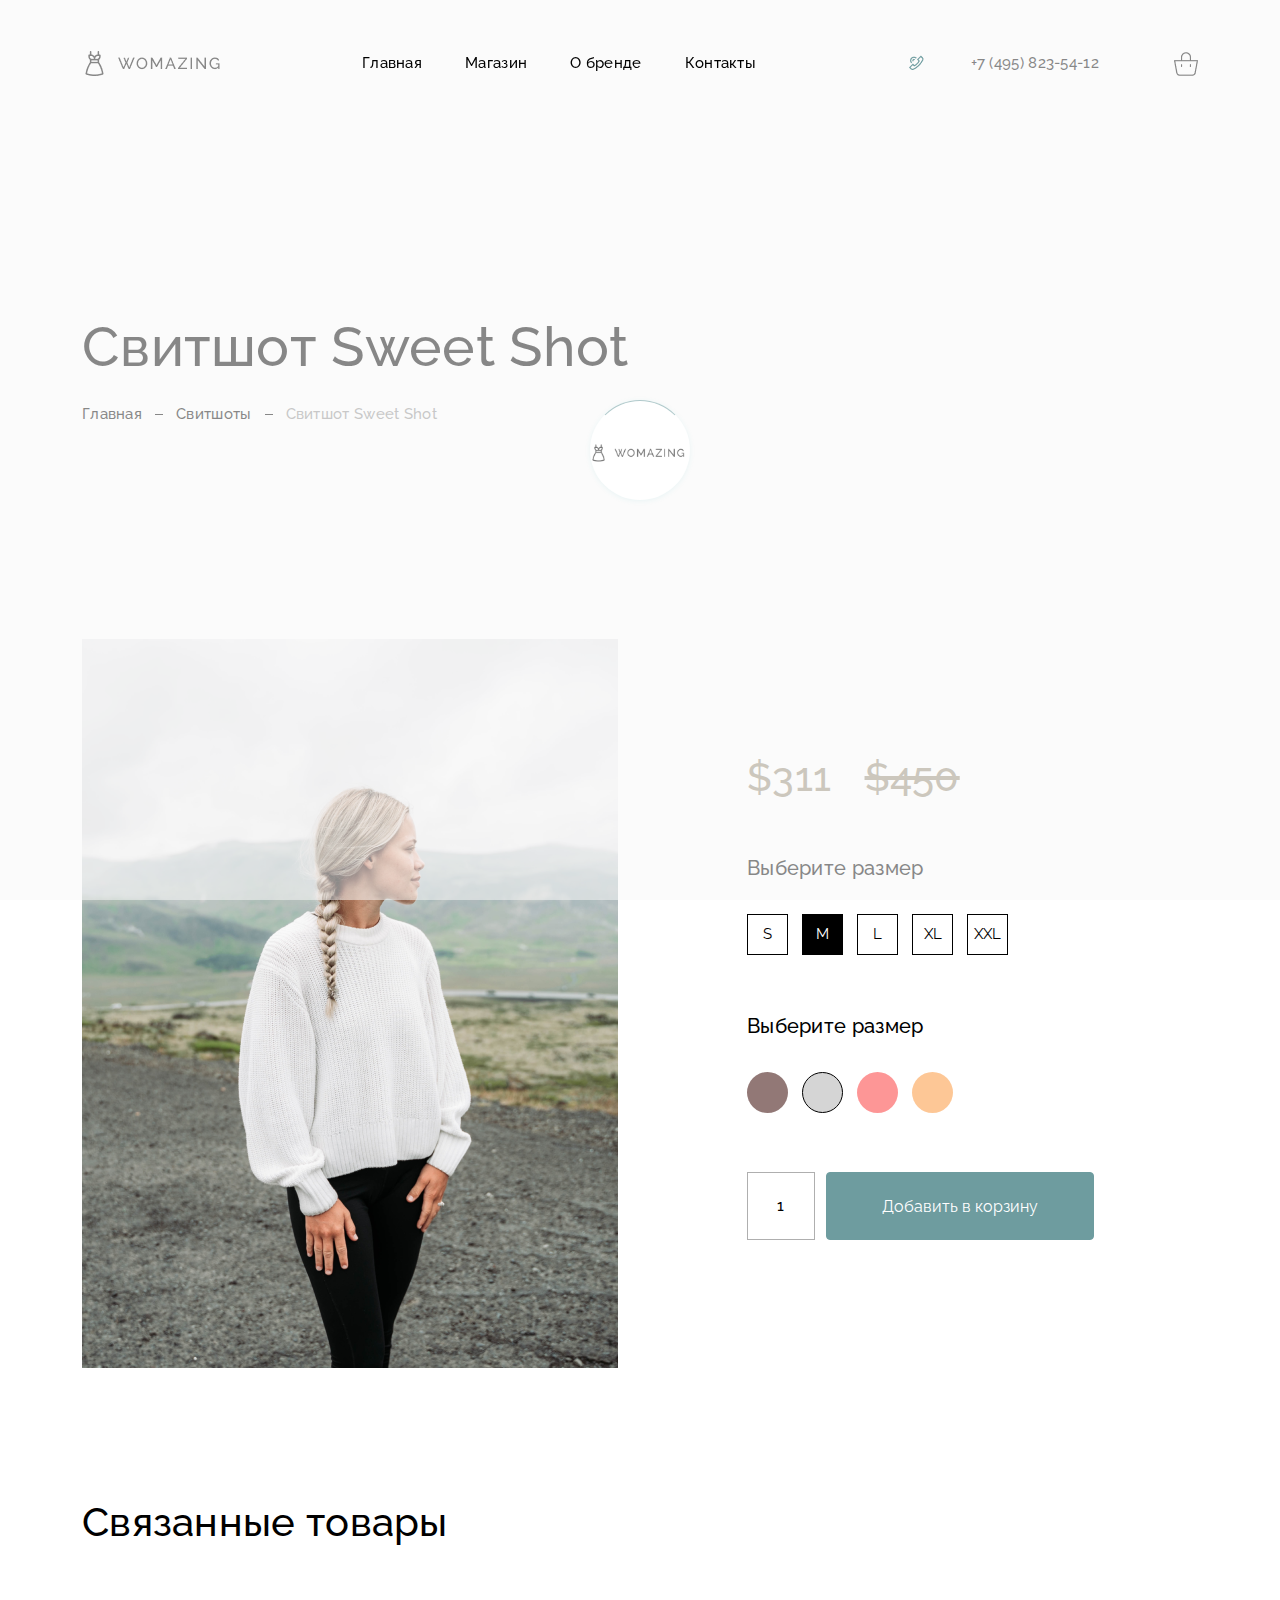
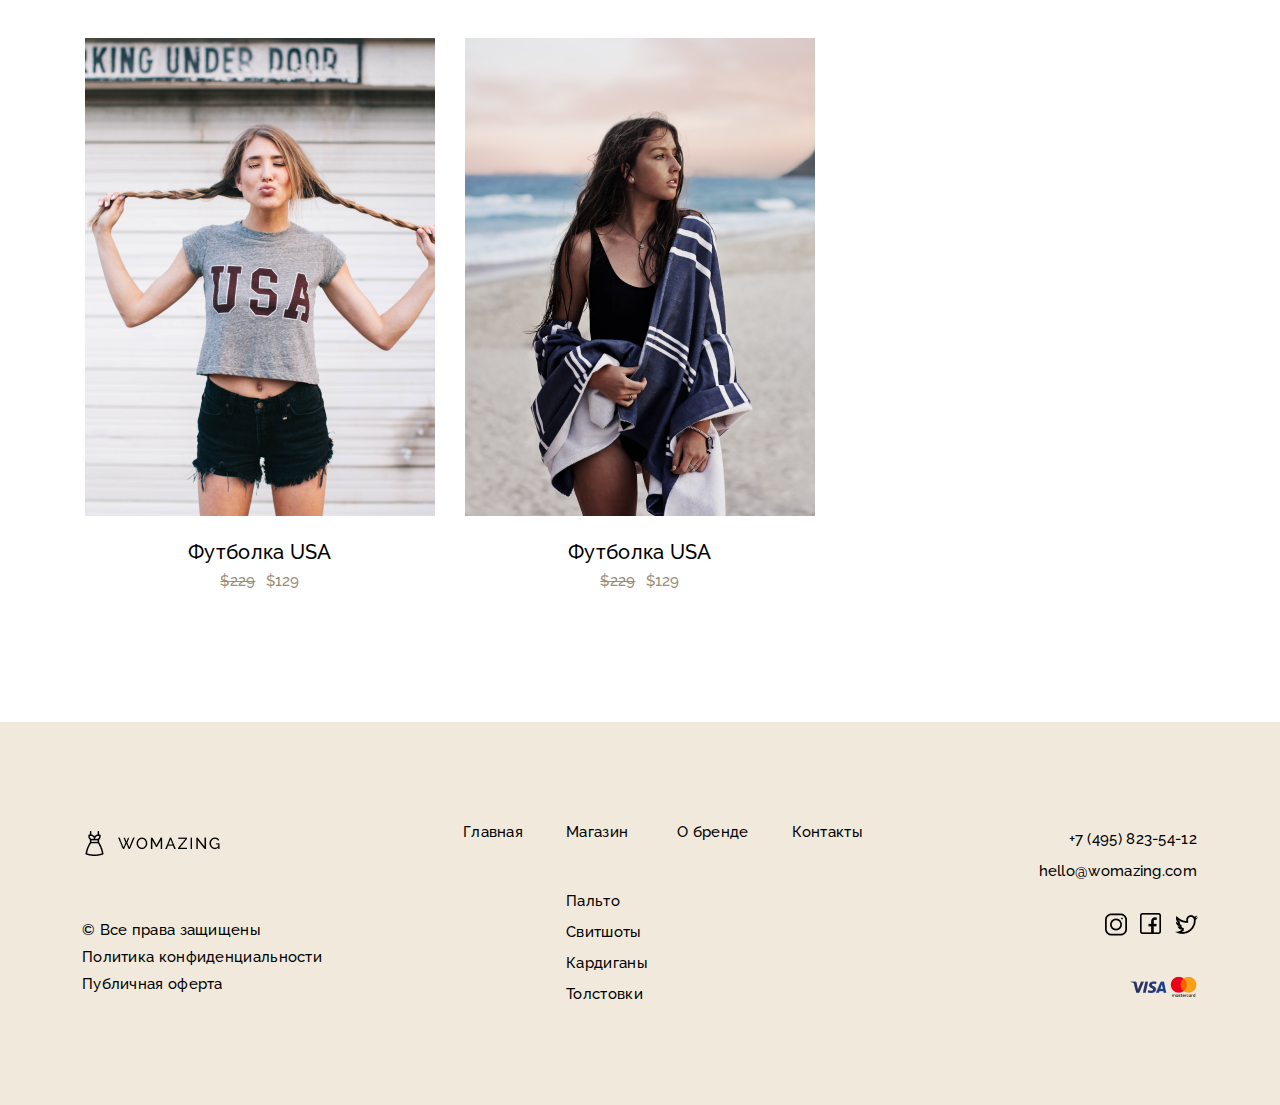
<file: item.html>
<!DOCTYPE html>
<html lang="ru">
<head>
	<meta charset="UTF-8">
	<title>Woomazing</title>
	<meta name="description" content="">
	<meta name="keywords" content="ремонт, компьютеров, ноутбуков, планшетов, телефонов, смартфонов, тв, телевизоров, видеокарт, замена bga">
	<meta name="viewport" content="width=device-width, initial-scale=1">
	<!-- OG Tags -->
	<meta property="og:title" content="Woomazing">
	<meta property="og:description" content="З">
	<meta property="og:type" content="article">
	<meta property="og:image" content="https://sitename.ru/img/preview.jpg">
	<meta property="og:site_name" content="Woomazing">
	<!-- Styling -->
	<link rel="apple-touch-icon" href="img/apple-touch-icon.png">
	<!-- <link rel="icon" type="image/png" href="img/favicon.png"> -->
	<!-- CSS -->
	<link href="https://fonts.googleapis.com/css2?family=Raleway:wght@400;500&display=swap" rel="stylesheet">	
	<link rel="stylesheet" href="assets/css/bootstrap-grid.css">
	<link rel="stylesheet" href="assets/css/bootstrap.min.css">
	<link rel="stylesheet" href="assets/css/slick.css">
	<link rel="stylesheet" href="assets/css/slick-theme.css">
	<link rel="stylesheet" href="assets/css/main.css">
</head>
<body>
    <div id="preloader-active">
        <div class="preloader d-flex align-items-center justify-content-center">
            <div class="preloader-inner position-relative">
                <div class="preloader-circle"></div>
                <div class="preloader-img pere-text">
                    <img src="assets/img/logo.png" alt="">
                </div>
            </div>
        </div>
    </div>

	<header class="header" id="header">
	    <div class="header-area">
            <div class="main-header header-sticky">
            	<div class="container">
            		<div class="row align-items-center justify-content-center">
	                    <div class="menu-wrapper">
	                        <!-- Logo -->
	                        <div class="col-4 col-lg-2">
		                        <div class="logo">
		                            <a href="index.html"><img src="assets/img/logo.png" alt=""></a>
		                        </div>
	                        </div>
	                        <!-- Main-menu -->
	                        <div class="col-lg-6 d-flex order-1 order-lg-0 offset-lg-1 col-xl-5">
	                        	<div class="head__menu">
	                        		<nav>
		                                <ul class="main-menu d-flex flex-column flex-lg-row" id="navigation">
		                                    <li><a href="index.html">Главная</a></li>
		                                    <li><a href="shop.html">Магазин</a></li>
		                                    <li><a href="about.html">О бренде</a></li>
		                                    <li><a href="contacts.html">Контакты</a></li>
		                                </ul>
	                            	</nav>
	                        	</div>
								<div class="hamburger">
				   					<img src="assets/img/menu_32px.png" alt="">
								</div>                        	    
	                        </div>
	                        <!-- Header Right -->
	                        <div class="d-flex col-4 col-md-5 justify-content-md-between col-lg-3 justify-content-lg-end col-xl-4">
		                        <div class="right-wrapper">
		                            <ul class="right-menu">
		                                <li class="me-sm-4">
		                                	<a class="call" id="call-req" href="#"></a>
		                                </li>
		                                <li>
		                                	<a class="right-menu-item phone-num" href="tel:+74958235412">+7 (495) 823-54-12
		                                	</a>
		                                </li>
		                                <li>
		                                	<a class="shopping-cart" href="cart.html">
		                                	</a> 
		                                </li>
		                            </ul>
		                        </div>
	                        </div>
	                    </div>

	                    <!-- Mobile Menu -->
                    </div>
                </div>
            </div>
        </div>
	</header>

	<main>
		<section class="item pb-84 pt-190">
			<div class="container">
				<div class="row">
					<div class="col-12">
						<h1 class="item-title page-title">Свитшот Sweet Shot</h1>
						<ul class="bread-crumps d-flex align-items-center">
							<li><a href="index.html">Главная</a></li>
							<li><a href="shop.html">Свитшоты</a></li>
							<li><span style="color: #909090;">Свитшот Sweet Shot</span></li>
						</ul>
					</div>
				</div>
			</div>
		</section>

		<section class="item-content pt-130">
			<div class="container">
				<div class="row align-items-center">
					<div class="col-12  d-flex justify-content-center col-lg-6 justify-content-lg-start">
						<div class="item-img" style="">
							<img src="assets/img/item.png" class="item-product" alt="">
						</div>
					</div>
					<div class="col-12 mt-5 col-lg-5 mt-lg-0 offset-lg-1 align-items-center ">
						<div class="item-attributes text-center text-lg-start d-flex flex-column">
							<div class="item-attribute">
								<span class="item-pice item-pice1">$311</span>
								<span class="item-pice item-pice2">$450</span>
							</div>
							<div class="item-attribute">
								<h4 class="item-size-title attribute-name">Выберите размер</h4>
								<div id="size-btns" class="item-btns-wrapper  d-flex justify-content-center justify-content-lg-start align-items-center">
									<button class="item-size-btn btn-small">S</button>
									<button class="item-size-btn btn-small active">M</button>
									<button class="item-size-btn btn-small">L</button>
									<button class="item-size-btn btn-small">XL</button>
									<button class="item-size-btn btn-small">XXL</button>
								</div>
							</div>
							<div class="item-attribute">
								<h4 class="item-color-title attribute-name">Выберите размер</h4>
								<div id="color-btns" class="item-btns-wrapper d-flex justify-content-center justify-content-lg-start align-items-center">
									<button class="item-color-btn btn-small" style="background: linear-gradient(0deg, #927876, #927876), #927876;"></button>
									<button class="item-color-btn btn-small active" style="background: #D5D5D5;"></button>
									<button class="item-color-btn btn-small" style="background: #FD9696;"></button>
									<button class="item-color-btn btn-small" style="background: #FDC796;"></button>
								</div>
							</div>
							<div class="item-attribute">
								<div class="item-btns-wrapper d-flex flex-column justify-content-center flex-sm-row justify-content-lg-start align-items-center">
									<div class="item-quantity d-flex mb-4 mb-sm-0 justify-content-center align-items-center"><a class="item-cart-link" href="cart.html">1</a></div>
									<button class="btn filled-btn item-attribute-btn"><a href="#">Добавить в корзину</a></button>
								</div>
							</div>
						</div>
					</div>
				</div>
			</div>
		</section>

		<section class="related-items p-130">
			<div class="container">
				<div class="row text-center text-xl-start">
					<h2 class="item-title title">Связанные товары</h2>
				</div>
				<div class="row justify-content-center justify-content-xl-start">
					<div class="col-12 col-md-6 col-xl-4 d-flex flex-column align-items-center">
						<div class="collection-item">
							<div class="collection-item-img">
								<img src="assets/img/product1.png" class="collection-item-product"  alt="">
								<a class="collection-item-link" href="item.html"></a>
							</div>
							<h4 class="collection-item-name">
								Футболка USA
							</h4>
							<div class="collection-item-price-wrapper ">
								<span class="collection-item-oldprice">
									$229
								</span>
								<span class="collection-item-price">
									$129
								</span>
							</div>
						</div>
					</div>
					<div class="col-12 mt-5 col-md-6 mt-md-0 col-xl-4 d-flex flex-column align-items-center">
						<div class="collection-item">
							<div class="collection-item-img">
								<img src="assets/img/product2.png" class="collection-item-product" alt="">
								<a class="collection-item-link" href="item.html"></a>
							</div>
							<h4 class="collection-item-name">
								Футболка USA
							</h4>
							<div class="collection-item-price-wrapper ">
								<span class="collection-item-oldprice">
									$229
								</span>
								<span class="collection-item-price">
									$129
								</span>
							</div>
						</div>
					</div>
				</div>
			</div>
		</section>
	</main>

	<footer class="footer pf-100" id="footer">
		<div class="container">
       		<div class="row align-items-md-start flex-column justify-content-center flex-sm-row justify-content-sm-between align-items-lg-center">
                <!-- Logo -->
                <div class="col-12 col-sm-6 col-md-4 col-lg-3">
	                <div class="left-wrapper d-flex flex-column text-center text-sm-start justify-content-center justify-content-sm-start">
                        <div class="logo mb-4 d-flex justify-content-center justify-content-sm-start">
                            <a href="index.html"><img src="assets/img/logo.png" alt=""></a>
                        </div>
	            		<ul class="policy text-center text-sm-start">
	            			<li class="policy-item">© Все права защищены</li>
	            			<li class="policy-item">Политика конфиденциальности</li>
	            			<li class="policy-item">Публичная оферта</li>
	            		</ul>
        		        </div>
                    </div>
                <!-- Main-menu -->
                <div class="col-12 col-sm-6 col-md-4 col-lg-6 offset-lg-1">
                    <div class="main-wrapper d-flex mt-5 mt-sm-0 justify-content-center justify-content-sm-end justify-content-md-center justify-content-lg-start">
                        <nav>
                            <ul class="main-menu d-flex  flex-column flex-lg-row align-items-start" id="navigation">
                                <li><a href="index.html">Главная</a></li>
                                <li><a href="shop.html">Магазин</a>
				            		<ul class="products d-none d-lg-block text-center text-sm-start mt-5">
				            			<li><a href="#">Пальто</a></li>
				            			<li><a href="#">Свитшоты</a></li>
				            			<li><a href="#">Кардиганы</a></li>
				            			<li><a href="#">Толстовки</a></li>
				            		</ul>
                                </li>
                                <li><a href="about.html">О бренде</a></li>
                                <li><a href="contacts.html">Контакты</a></li>
                            </ul>
                        </nav>
                    </div>
                </div>
                <!-- Footer Right -->
                <div class="col-12 col-md-4 col-lg-2">
                    <div class="right-wrapper">
                        <div class="footer-right-menu d-flex mt-5 flex-column text-center mt-md-0 text-md-end align-items-center align-items-md-end">
                            <a class="right-menu-item" href="tel:+74958235412">+7 (495) 823-54-12</a>
			            	<a href="#" class="right-menu-item woomail">hello@womazing.com</a>
		            		<div class="socials d-inline-flex">
				        		<!-noindex>
							        <a class="socials socials__link socials__link-inst" href="https://www.instagram.com" rel="nofollow noopener noreferrer" target="_blank">
							        </a>
						        </!-noindex>
				        		<!-noindex>
							        <a class="socials socials__link socials__link-fb" href="https://www.facebook.com" rel="nofollow noopener noreferrer" target="_blank">
							        </a>
						        </!-noindex>
				        		<!-noindex>
							        <a class="socials socials__link socials__link-twit" href="https://www.twitter.com" rel="nofollow noopener noreferrer" target="_blank">
							        </a>
						        </!-noindex>
		            		</div>
		            		<div class="cadrds">
		            			<img src="assets/img/cards.png" alt="">
		            		</div>
                        </div>
                    </div>
                </div>
            </div>
		</div>
	</footer>

    <div id="wrapper-modal" class="wrapper-modal">
        <div id="overlay" class="overlay"></div>
        <div id="modal-window" class="modal-window">
        	<button type="button" class="btn close-modal" id="close-modal"></button>
            <div class="form-book form-book__title">
                <h3>Заказать обратный звонок</h3>
            </div> 
            <form action="mail.php" class="form-book form-modal" id="form-modal">
                <input type="text" name="name" class="form-book__input" placeholder="Name" required>
                <input type="email" name="email" class="form-book__input" placeholder="Email" required>
                <input type="tel" name="phone" class="form-book__input" placeholder="Phone" required>
                <button type="submit" id="modal-btn" class="btn filled-btn select-btn">Заказать звонок</button>
            </form>
        </div>
        <div class="confirmation-window" id="confirmation-window">
        	<h3>Отлично! Мы скоро вам перезвоним.</h3>
	        <button class="btn clear-btn confirmation-btn" id="confirmation-btn">Закрыть</button>
        </div>
    </div>

				<!-- Scripts -->

	<script src="./assets/js/bootstrap.min.js"></script>
	<script src="./assets/js/jquery-3.6.0.min.js"></script>

    <script src="./assets/js/jquery.sticky.js"></script>
    <script src="./assets/js/slick.min.js"></script>

	<script src="./assets/js/jquery.validate.min.js"></script>
	<script src="./assets/js/main.js"></script>
</body>
</html>
</file>
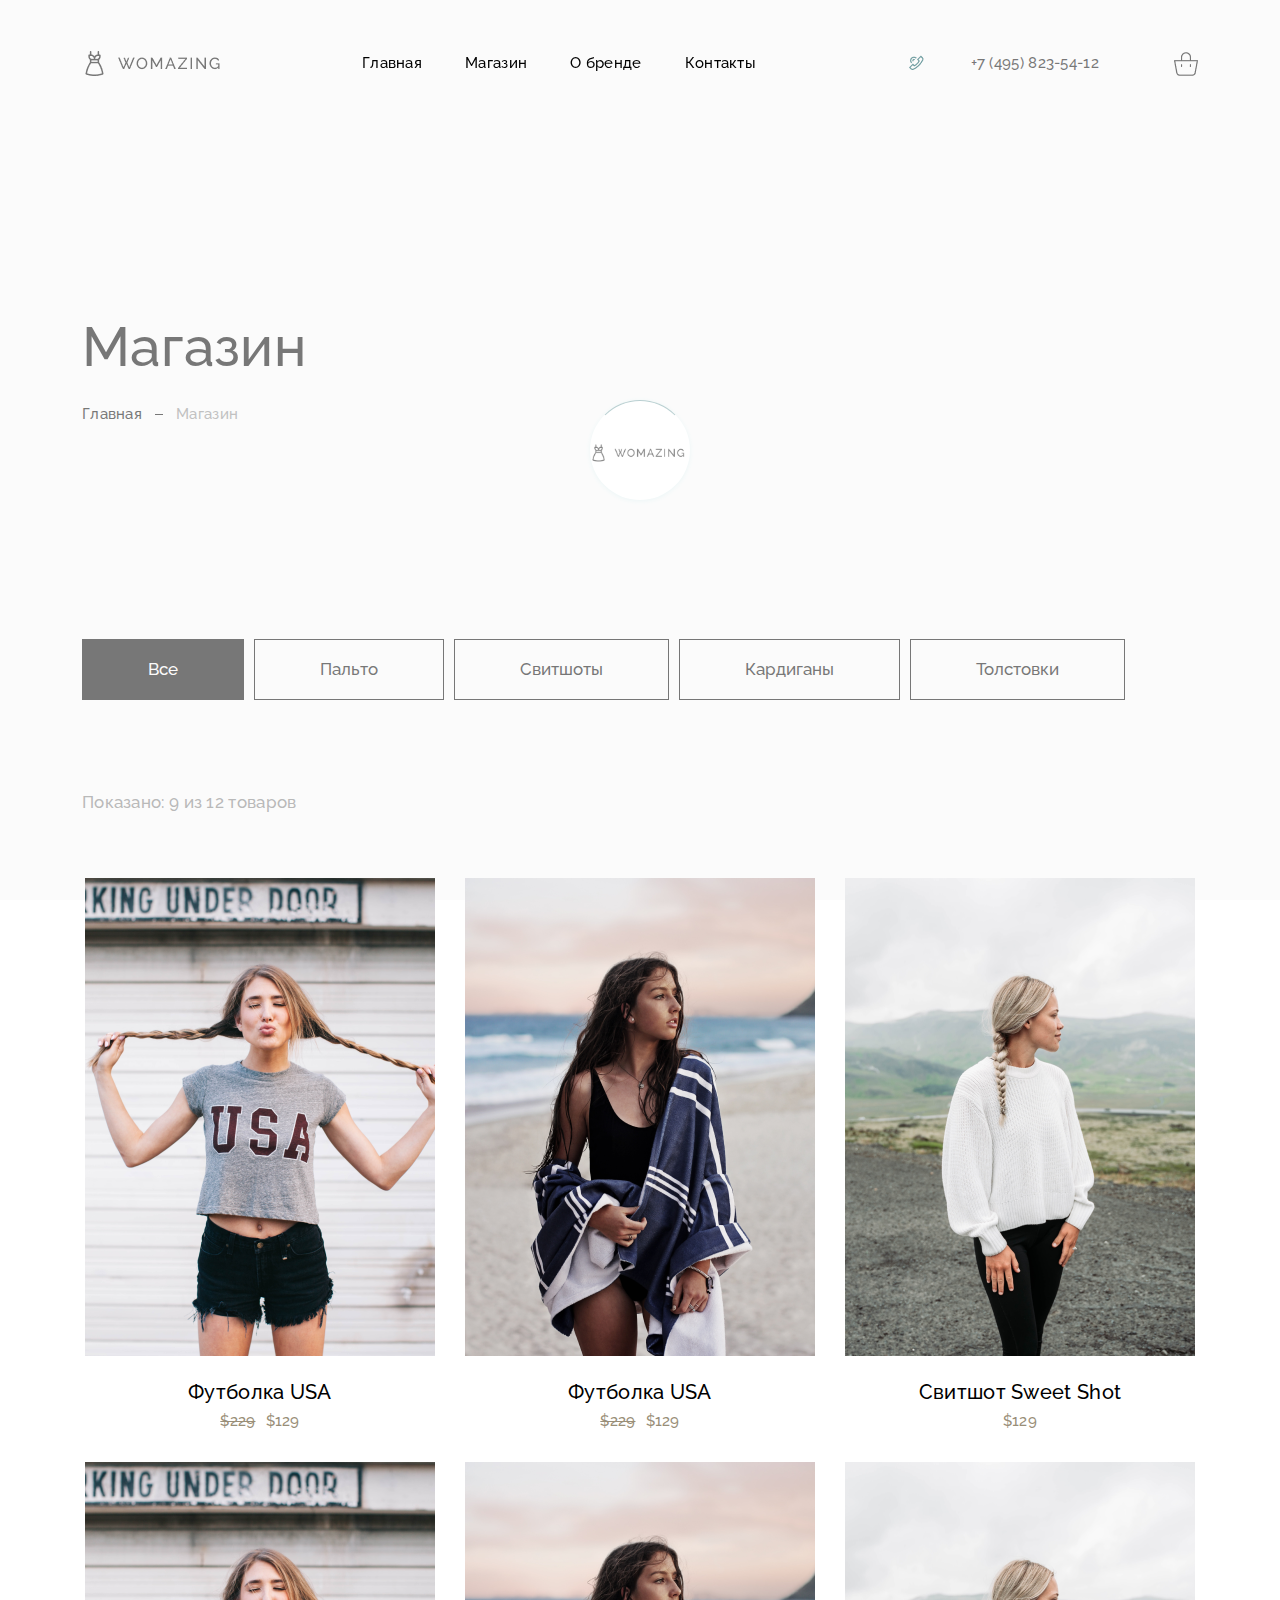
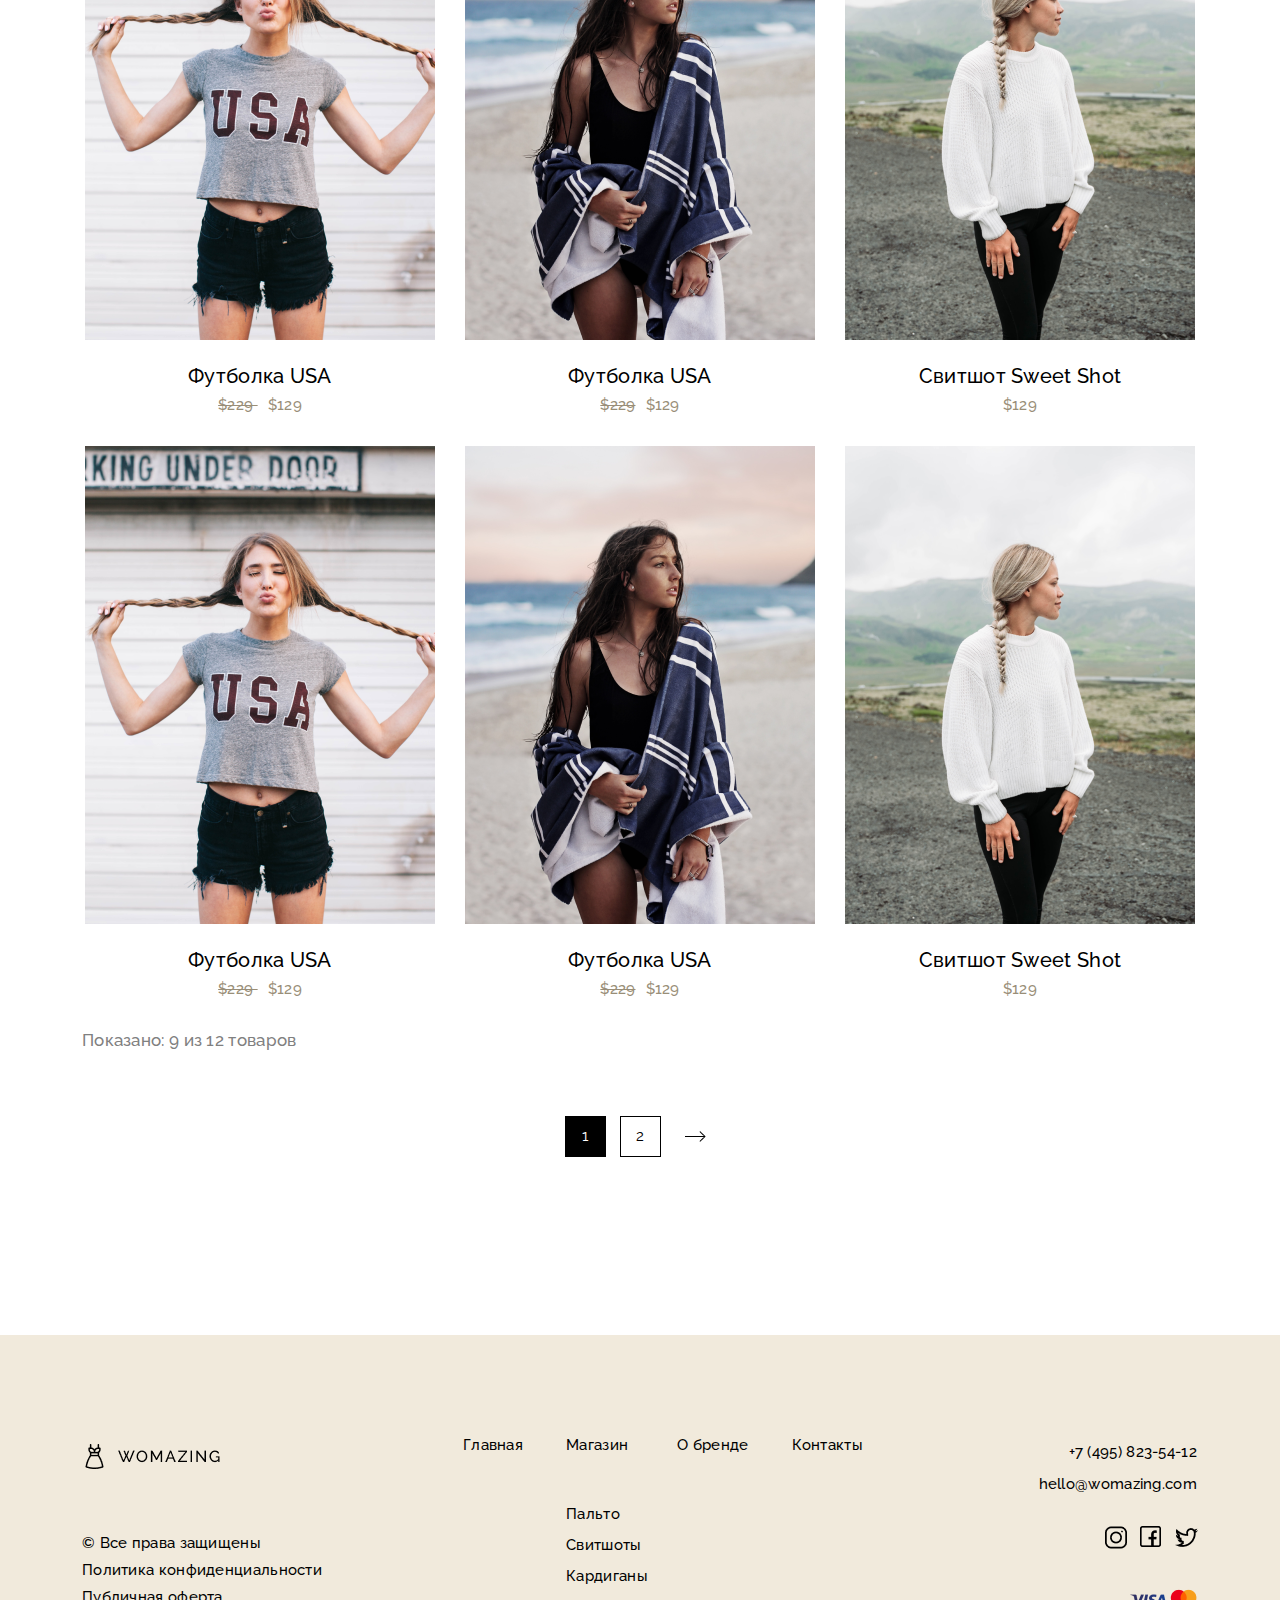
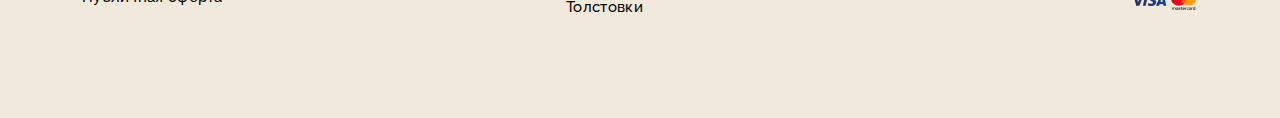
<file: shop.html>
<!DOCTYPE html>
<html lang="ru">
<head>
	<meta charset="UTF-8">
	<title>Woomazing</title>
	<meta name="description" content="">
	<meta name="keywords" content="ремонт, компьютеров, ноутбуков, планшетов, телефонов, смартфонов, тв, телевизоров, видеокарт, замена bga">
	<meta name="viewport" content="width=device-width, initial-scale=1">
	<!-- OG Tags -->
	<meta property="og:title" content="Woomazing">
	<meta property="og:description" content="З">
	<meta property="og:type" content="article">
	<meta property="og:image" content="https://sitename.ru/img/preview.jpg">
	<meta property="og:site_name" content="Woomazing">
	<!-- Styling -->
	<link rel="apple-touch-icon" href="img/apple-touch-icon.png">
	<!-- <link rel="icon" type="image/png" href="img/favicon.png"> -->
	<!-- CSS -->
	<link href="https://fonts.googleapis.com/css2?family=Raleway:wght@400;500&display=swap" rel="stylesheet">	
	<link rel="stylesheet" href="assets/css/bootstrap-grid.css">
	<link rel="stylesheet" href="assets/css/bootstrap.min.css">
	<link rel="stylesheet" href="assets/css/slick.css">
	<link rel="stylesheet" href="assets/css/slick-theme.css">
	<link rel="stylesheet" href="assets/css/main.css">
</head>
<body>
    <div id="preloader-active">
        <div class="preloader d-flex align-items-center justify-content-center">
            <div class="preloader-inner position-relative">
                <div class="preloader-circle"></div>
                <div class="preloader-img pere-text">
                    <img src="assets/img/logo.png" alt="">
                </div>
            </div>
        </div>
    </div>

	<header class="header" id="header">
	    <div class="header-area">
            <div class="main-header header-sticky">
            	<div class="container">
            		<div class="row align-items-center justify-content-center">
	                    <div class="menu-wrapper">
	                        <!-- Logo -->
	                        <div class="col-4 col-lg-2">
		                        <div class="logo">
		                            <a href="index.html"><img src="assets/img/logo.png" alt=""></a>
		                        </div>
	                        </div>
	                        <!-- Main-menu -->
	                        <div class="col-lg-6 d-flex order-1 order-lg-0 offset-lg-1 col-xl-5">
	                        	<div class="head__menu">
	                        		<nav>
		                                <ul class="main-menu d-flex flex-column flex-lg-row" id="navigation">
		                                    <li><a href="index.html">Главная</a></li>
		                                    <li><a href="shop.html">Магазин</a></li>
		                                    <li><a href="about.html">О бренде</a></li>
		                                    <li><a href="contacts.html">Контакты</a></li>
		                                </ul>
	                            	</nav>
	                        	</div>
								<div class="hamburger">
				   					<img src="assets/img/menu_32px.png" alt="">
								</div>                        	    
	                        </div>
	                        <!-- Header Right -->
	                        <div class="d-flex col-4 col-md-5 justify-content-md-between col-lg-3 justify-content-lg-end col-xl-4">
		                        <div class="right-wrapper">
		                            <ul class="right-menu">
		                                <li class="me-sm-4">
		                                	<a class="call" id="call-req" href="#"></a>
		                                </li>
		                                <li>
		                                	<a class="right-menu-item phone-num" href="tel:+74958235412">+7 (495) 823-54-12
		                                	</a>
		                                </li>
		                                <li>
		                                	<a class="shopping-cart" href="cart.html">
		                                	</a> 
		                                </li>
		                            </ul>
		                        </div>
	                        </div>
	                    </div>

	                    <!-- Mobile Menu -->
                    </div>
                </div>
            </div>
        </div>
	</header>

	<main>
		<section class="shop pb-84 pt-190">
			<div class="container">
				<div class="row">
					<div class="col-12">
						<h1 class="shop-title page-title">Магазин</h1>
						<ul class="bread-crumps d-flex align-items-center">
							<li><a href="index.html">Главная</a></li>
							<li><span style="color: #909090;">Магазин</span></li>
						</ul>
					</div>
				</div>
			</div>
		</section>

		<section class="shop-content p-130">
			<div class="container">
				<div class="row align-items-center">
					<div class="col-12">
						<div id="shop-btns" class="shop-buttons-wrapper flex-wrap flex-md-nowrap">
							<button class="shop-btn active">Все</button>
							<button class="shop-btn">Пальто</button>
							<button class="shop-btn">Свитшоты</button>
							<button class="shop-btn">Кардиганы</button>
							<button class="shop-btn">Толстовки</button>
						</div>
					</div>
				</div>
				<div class="row">
					<div class="col-12">
						<div class="shop-content-crumps">
							<p>Показано: 9 из 12 товаров</p>
						</div>
					</div>
				</div>
				<div class="row justify-content-center">
					<div class="col-12 col-md-6 col-xl-4 d-flex flex-column align-items-center">
						<div class="collection-item shop-item">
							<div class="collection-item-img">
								<img src="assets/img/product1.png" class="collection-item-product"  alt="">
								<a class="collection-item-link" href="item.html"></a>
							</div>
							<h4 class="collection-item-name">
								Футболка USA
							</h4>
							<div class="collection-item-price-wrapper ">
								<span class="collection-item-oldprice">
									$229
								</span>
								<span class="collection-item-price">
									$129
								</span>
							</div>
						</div>
					</div>
					<div class="col-12 col-md-6 col-xl-4 d-flex flex-column align-items-center">
						<div class="collection-item shop-item">
							<div class="collection-item-img">
								<img src="assets/img/product2.png" class="collection-item-product" alt="">
								<a class="collection-item-link" href="item.html"></a>
							</div>
							<h4 class="collection-item-name">
								Футболка USA
							</h4>
							<div class="collection-item-price-wrapper ">
								<span class="collection-item-oldprice">
									$229
								</span>
								<span class="collection-item-price">
									$129
								</span>
							</div>
						</div>
					</div>
					<div class="col-12 col-md-6 col-xl-4 d-flex flex-column align-items-center">
						<div class="collection-item shop-item">
							<div class="collection-item-img">
								<img src="assets/img/product3.png" class="collection-item-product" alt="">
								<a class="collection-item-link" href="item.html"></a>
							</div>
							<h4 class="collection-item-name">
								Свитшот Sweet Shot
							</h4>
							<span class="collection-item-price">
								$129
							</span>
						</div>
					</div>
					<div class="col-12 col-md-6 col-xl-4 d-flex flex-column align-items-center">
						<div class="collection-item shop-item">
							<div class="collection-item-img">
								<img src="assets/img/product1.png" class="collection-item-product"  alt="">
								<a class="collection-item-link" href="item.html"></a>
							</div>
							<h4 class="collection-item-name">
								Футболка USA
							</h4>
							<div class="collection-item_price-wrapper ">
								<span class="collection-item-oldprice">
									$229
								</span>
								<span class="collection-item-price">
									$129
								</span>
							</div>
						</div>
					</div>
					<div class="col-12 col-md-6 col-xl-4 d-flex flex-column align-items-center">
						<div class="collection-item shop-item">
							<div class="collection-item-img">
								<img src="assets/img/product2.png" class="collection-item-product" alt="">
								<a class="collection-item-link" href="item.html"></a>
							</div>
							<h4 class="collection-item-name">
								Футболка USA
							</h4>
							<div class="collection-item-price-wrapper ">
								<span class="collection-item-oldprice">
									$229
								</span>
								<span class="collection-item-price">
									$129
								</span>
							</div>
						</div>
					</div>
					<div class="col-12 col-md-6 col-xl-4 d-flex flex-column align-items-center">
						<div class="collection-item shop-item">
							<div class="collection-item-img">
								<img src="assets/img/product3.png" class="collection-item-product" alt="">
								<a class="collection-item-link" href="item.html"></a>
							</div>
							<h4 class="collection-item-name">
								Свитшот Sweet Shot
							</h4>
							<span class="collection-item-price">
								$129
							</span>
						</div>
					</div>
					<div class="col-12 col-md-6 col-xl-4 d-flex flex-column align-items-center">
						<div class="collection-item shop-item">
							<div class="collection-item-img">
								<img src="assets/img/product1.png" class="collection-item-product"  alt="">
								<a class="collection-item-link" href="item.html"></a>
							</div>
							<h4 class="collection-item-name">
								Футболка USA
							</h4>
							<div class="collection-item_price-wrapper ">
								<span class="collection-item-oldprice">
									$229
								</span>
								<span class="collection-item-price">
									$129
								</span>
							</div>
						</div>
					</div>
					<div class="col-12 col-md-6 col-xl-4 d-flex flex-column align-items-center">
						<div class="collection-item shop-item">
							<div class="collection-item-img">
								<img src="assets/img/product2.png" class="collection-item-product" alt="">
								<a class="collection-item-link" href="item.html"></a>
							</div>
							<h4 class="collection-item-name">
								Футболка USA
							</h4>
							<div class="collection-item-price-wrapper ">
								<span class="collection-item-oldprice">
									$229
								</span>
								<span class="collection-item-price">
									$129
								</span>
							</div>
						</div>
					</div>
					<div class="col-12 col-md-6 col-xl-4 d-flex flex-column align-items-center">
						<div class="collection-item shop-item">
							<div class="collection-item-img">
								<img src="assets/img/product3.png" class="collection-item-product" alt="">
								<a class="collection-item-link" href="item.html"></a>
							</div>
							<h4 class="collection-item-name">
								Свитшот Sweet Shot
							</h4>
							<span class="collection-item-price">
								$129
							</span>
						</div>
					</div>
				</div>
				<div class="row">
					<div class="col-12">
						<div class="shop-content-crumps">
							<p>Показано: 9 из 12 товаров</p>
						</div>
					</div>
				</div>
				<div class="row justify-content-between mb-5">
					<div class="col-12">
						<div id="page-btns" class="page-btns-wrapper d-flex flex-row justify-content-center align-items-center">
							<button class="page-btn btn-small active">1</button>
							<button class="page-btn btn-small">2</button>
							<button class="btn-small page-btn-arrow"></button>
						</div>
					</div>
				</div>
			</div>
		</section>
	</main>

	<footer class="footer pf-100" id="footer">
		<div class="container">
       		<div class="row align-items-md-start flex-column justify-content-center flex-sm-row justify-content-sm-between align-items-lg-center">
                <!-- Logo -->
                <div class="col-12 col-sm-6 col-md-4 col-lg-3">
	                <div class="left-wrapper d-flex flex-column text-center text-sm-start justify-content-center justify-content-sm-start">
                        <div class="logo mb-4 d-flex justify-content-center justify-content-sm-start">
                            <a href="index.html"><img src="assets/img/logo.png" alt=""></a>
                        </div>
	            		<ul class="policy text-center text-sm-start">
	            			<li class="policy-item">© Все права защищены</li>
	            			<li class="policy-item">Политика конфиденциальности</li>
	            			<li class="policy-item">Публичная оферта</li>
	            		</ul>
        		        </div>
                    </div>
                <!-- Main-menu -->
                <div class="col-12 col-sm-6 col-md-4 col-lg-6 offset-lg-1">
                    <div class="main-wrapper d-flex mt-5 mt-sm-0 justify-content-center justify-content-sm-end justify-content-md-center justify-content-lg-start">
                        <nav>
                            <ul class="main-menu d-flex  flex-column flex-lg-row align-items-start" id="navigation">
                                <li><a href="index.html">Главная</a></li>
                                <li><a href="shop.html">Магазин</a>
				            		<ul class="products d-none d-lg-block text-center text-sm-start mt-5">
				            			<li><a href="#">Пальто</a></li>
				            			<li><a href="#">Свитшоты</a></li>
				            			<li><a href="#">Кардиганы</a></li>
				            			<li><a href="#">Толстовки</a></li>
				            		</ul>
                                </li>
                                <li><a href="about.html">О бренде</a></li>
                                <li><a href="contacts.html">Контакты</a></li>
                            </ul>
                        </nav>
                    </div>
                </div>
                <!-- Footer Right -->
                <div class="col-12 col-md-4 col-lg-2">
                    <div class="right-wrapper">
                        <div class="footer-right-menu d-flex mt-5 flex-column text-center mt-md-0 text-md-end align-items-center align-items-md-end">
                            <a class="right-menu-item" href="tel:+74958235412">+7 (495) 823-54-12</a>
			            	<a href="#" class="right-menu-item woomail">hello@womazing.com</a>
		            		<div class="socials d-inline-flex">
				        		<!-noindex>
							        <a class="socials socials__link socials__link-inst" href="https://www.instagram.com" rel="nofollow noopener noreferrer" target="_blank">
							        </a>
						        </!-noindex>
				        		<!-noindex>
							        <a class="socials socials__link socials__link-fb" href="https://www.facebook.com" rel="nofollow noopener noreferrer" target="_blank">
							        </a>
						        </!-noindex>
				        		<!-noindex>
							        <a class="socials socials__link socials__link-twit" href="https://www.twitter.com" rel="nofollow noopener noreferrer" target="_blank">
							        </a>
						        </!-noindex>
		            		</div>
		            		<div class="cadrds">
		            			<img src="assets/img/cards.png" alt="">
		            		</div>
                        </div>
                    </div>
                </div>
            </div>
		</div>
	</footer>

    <div id="wrapper-modal" class="wrapper-modal">
        <div id="overlay" class="overlay"></div>
        <div id="modal-window" class="modal-window">
        	<button type="button" class="btn close-modal" id="close-modal"></button>
            <div class="form-book form-book__title">
                <h3>Заказать обратный звонок</h3>
            </div> 
            <form action="mail.php" class="form-book form-modal" id="form-modal">
                <input type="text" name="name" class="form-book__input" placeholder="Name" required>
                <input type="email" name="email" class="form-book__input" placeholder="Email" required>
                <input type="tel" name="phone" class="form-book__input" placeholder="Phone" required>
                <button type="submit" id="modal-btn" class="btn filled-btn select-btn">Заказать звонок</button>
            </form>
        </div>
        <div class="confirmation-window" id="confirmation-window">
        	<h3>Отлично! Мы скоро вам перезвоним.</h3>
	        <button class="btn clear-btn confirmation-btn" id="confirmation-btn">Закрыть</button>
        </div>
    </div>

				<!-- Scripts -->

	<script src="./assets/js/bootstrap.min.js"></script>
	<script src="./assets/js/jquery-3.6.0.min.js"></script>

    <script src="./assets/js/jquery.sticky.js"></script>
    <script src="./assets/js/slick.min.js"></script>

	<script src="./assets/js/jquery.validate.min.js"></script>
	<script src="./assets/js/main.js"></script>
</body>
</html>
</file>
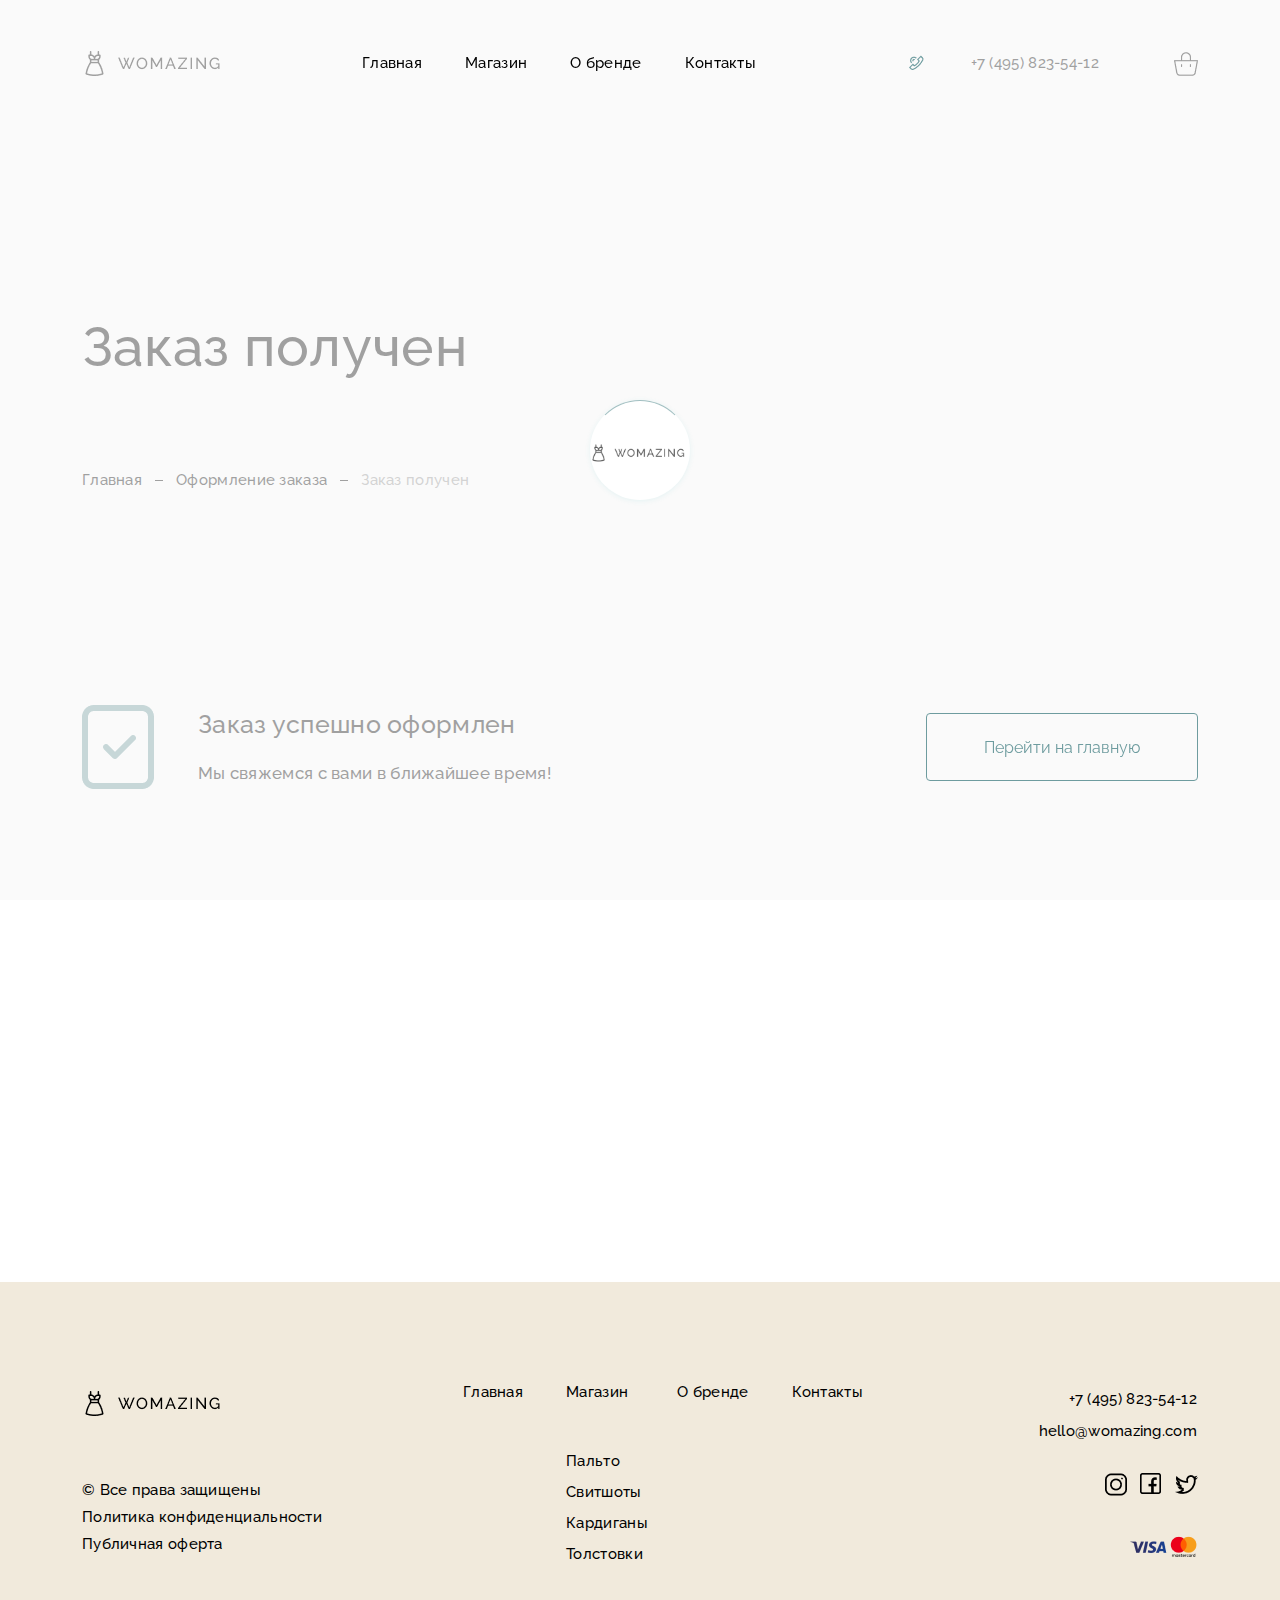
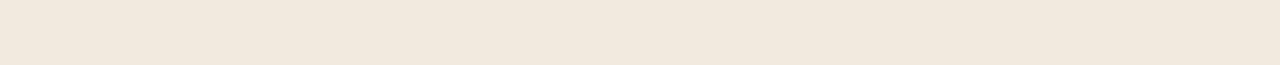
<file: success.html>
<!DOCTYPE html>
<html lang="ru">
<head>
	<meta charset="UTF-8">
	<title>Woomazing</title>
	<meta name="description" content="">
	<meta name="keywords" content="ремонт, компьютеров, ноутбуков, планшетов, телефонов, смартфонов, тв, телевизоров, видеокарт, замена bga">
	<meta name="viewport" content="width=device-width, initial-scale=1">
	<!-- OG Tags -->
	<meta property="og:title" content="Woomazing">
	<meta property="og:description" content="З">
	<meta property="og:type" content="article">
	<meta property="og:image" content="https://sitename.ru/img/preview.jpg">
	<meta property="og:site_name" content="Woomazing">
	<!-- Styling -->
	<link rel="apple-touch-icon" href="img/apple-touch-icon.png">
	<!-- <link rel="icon" type="image/png" href="img/favicon.png"> -->
	<!-- CSS -->
	<link href="https://fonts.googleapis.com/css2?family=Raleway:wght@400;500&display=swap" rel="stylesheet">	
	<link rel="stylesheet" href="assets/css/bootstrap-grid.css">
	<link rel="stylesheet" href="assets/css/bootstrap.min.css">
	<link rel="stylesheet" href="assets/css/slick.css">
	<link rel="stylesheet" href="assets/css/slick-theme.css">
	<link rel="stylesheet" href="assets/css/main.css">
</head>
<body>
    <div id="preloader-active">
        <div class="preloader d-flex align-items-center justify-content-center">
            <div class="preloader-inner position-relative">
                <div class="preloader-circle"></div>
                <div class="preloader-img pere-text">
                    <img src="assets/img/logo.png" alt="">
                </div>
            </div>
        </div>
    </div>

	<header class="header" id="header">
	    <div class="header-area">
            <div class="main-header header-sticky">
            	<div class="container">
            		<div class="row align-items-center justify-content-center">
	                    <div class="menu-wrapper">
	                        <!-- Logo -->
	                        <div class="col-4 col-lg-2">
		                        <div class="logo">
		                            <a href="index.html"><img src="assets/img/logo.png" alt=""></a>
		                        </div>
	                        </div>
	                        <!-- Main-menu -->
	                        <div class="col-lg-6 d-flex order-1 order-lg-0 offset-lg-1 col-xl-5">
	                        	<div class="head__menu">
	                        		<nav>
		                                <ul class="main-menu d-flex flex-column flex-lg-row" id="navigation">
		                                    <li><a href="index.html">Главная</a></li>
		                                    <li><a href="shop.html">Магазин</a></li>
		                                    <li><a href="about.html">О бренде</a></li>
		                                    <li><a href="contacts.html">Контакты</a></li>
		                                </ul>
	                            	</nav>
	                        	</div>
								<div class="hamburger">
				   					<img src="assets/img/menu_32px.png" alt="">
								</div>                        	    
	                        </div>
	                        <!-- Header Right -->
	                        <div class="d-flex col-4 col-md-5 justify-content-md-between col-lg-3 justify-content-lg-end col-xl-4">
		                        <div class="right-wrapper">
		                            <ul class="right-menu">
		                                <li class="me-sm-4">
		                                	<a class="call" id="call-req" href="#"></a>
		                                </li>
		                                <li>
		                                	<a class="right-menu-item phone-num" href="tel:+74958235412">+7 (495) 823-54-12
		                                	</a>
		                                </li>
		                                <li>
		                                	<a class="shopping-cart" href="cart.html">
		                                	</a> 
		                                </li>
		                            </ul>
		                        </div>
	                        </div>
	                    </div>

	                    <!-- Mobile Menu -->
                    </div>
                </div>
            </div>
        </div>
	</header>

	<main>
		<section class="success pb-84 pt-190">
			<div class="container">
				<div class="row">
					<div class="col-12">
						<h1 class="success-title title">Заказ получен</h1>
						<ul class="bread-crumps d-flex align-items-center">
							<li><a href="index.html">Главная</a></li>
							<li><a href="checkout.html">Оформление заказа</a></li>
							<li><span style="color: #909090;">Заказ получен</span></li>
						</ul>
					</div>
				</div>
			</div>
		</section>

		<section class="success-content p-130">
			<div class="container">
				<div class="row align-items-center">
					<div class="col-12 col-lg-7 d-flex align-items-center flex-column flex-sm-row justify-content-md-center justify-content-lg-start">
						<div class="success-img"></div>
						<div class="success-content-text d-flex flex-column my-5 text-center text-sm-start my-lg-0">
							<h3 class="mb-4">Заказ успешно оформлен</h3>
							<p>Мы свяжемся с вами в ближайшее время!</p>
						</div>
					</div>
					<div class="col-12 d-flex justify-content-center col-lg-4 justify-content-lg-end offset-lg-1">
						<button class="btn clear-btn success-btn"><a class="clear-btn-link" href="index.html">Перейти на главную</a></button>
					</div>
				</div>
			</div>
		</section>
	</main>

	<footer class="footer pf-100" id="footer">
		<div class="container">
       		<div class="row align-items-md-start flex-column justify-content-center flex-sm-row justify-content-sm-between align-items-lg-center">
                <!-- Logo -->
                <div class="col-12 col-sm-6 col-md-4 col-lg-3">
	                <div class="left-wrapper d-flex flex-column text-center text-sm-start justify-content-center justify-content-sm-start">
                        <div class="logo mb-4 d-flex justify-content-center justify-content-sm-start">
                            <a href="index.html"><img src="assets/img/logo.png" alt=""></a>
                        </div>
	            		<ul class="policy text-center text-sm-start">
	            			<li class="policy-item">© Все права защищены</li>
	            			<li class="policy-item">Политика конфиденциальности</li>
	            			<li class="policy-item">Публичная оферта</li>
	            		</ul>
        		        </div>
                    </div>
                <!-- Main-menu -->
                <div class="col-12 col-sm-6 col-md-4 col-lg-6 offset-lg-1">
                    <div class="main-wrapper d-flex mt-5 mt-sm-0 justify-content-center justify-content-sm-end justify-content-md-center justify-content-lg-start">
                        <nav>
                            <ul class="main-menu d-flex  flex-column flex-lg-row align-items-start" id="navigation">
                                <li><a href="index.html">Главная</a></li>
                                <li><a href="shop.html">Магазин</a>
				            		<ul class="products d-none d-lg-block text-center text-sm-start mt-5">
				            			<li><a href="#">Пальто</a></li>
				            			<li><a href="#">Свитшоты</a></li>
				            			<li><a href="#">Кардиганы</a></li>
				            			<li><a href="#">Толстовки</a></li>
				            		</ul>
                                </li>
                                <li><a href="about.html">О бренде</a></li>
                                <li><a href="contacts.html">Контакты</a></li>
                            </ul>
                        </nav>
                    </div>
                </div>
                <!-- Footer Right -->
                <div class="col-12 col-md-4 col-lg-2">
                    <div class="right-wrapper">
                        <div class="footer-right-menu d-flex mt-5 flex-column text-center mt-md-0 text-md-end align-items-center align-items-md-end">
                            <a class="right-menu-item" href="tel:+74958235412">+7 (495) 823-54-12</a>
			            	<a href="#" class="right-menu-item woomail">hello@womazing.com</a>
		            		<div class="socials d-inline-flex">
				        		<!-noindex>
							        <a class="socials socials__link socials__link-inst" href="https://www.instagram.com" rel="nofollow noopener noreferrer" target="_blank">
							        </a>
						        </!-noindex>
				        		<!-noindex>
							        <a class="socials socials__link socials__link-fb" href="https://www.facebook.com" rel="nofollow noopener noreferrer" target="_blank">
							        </a>
						        </!-noindex>
				        		<!-noindex>
							        <a class="socials socials__link socials__link-twit" href="https://www.twitter.com" rel="nofollow noopener noreferrer" target="_blank">
							        </a>
						        </!-noindex>
		            		</div>
		            		<div class="cadrds">
		            			<img src="assets/img/cards.png" alt="">
		            		</div>
                        </div>
                    </div>
                </div>
            </div>
		</div>
	</footer>

    <div id="wrapper-modal" class="wrapper-modal">
        <div id="overlay" class="overlay"></div>
        <div id="modal-window" class="modal-window">
        	<button type="button" class="btn close-modal" id="close-modal"></button>
            <div class="form-book form-book__title">
                <h3>Заказать обратный звонок</h3>
            </div> 
            <form action="mail.php" class="form-book form-modal" id="form-modal">
                <input type="text" name="name" class="form-book__input" placeholder="Name" required>
                <input type="email" name="email" class="form-book__input" placeholder="Email" required>
                <input type="tel" name="phone" class="form-book__input" placeholder="Phone" required>
                <button type="submit" id="modal-btn" class="btn filled-btn select-btn">Заказать звонок</button>
            </form>
        </div>
        <div class="confirmation-window" id="confirmation-window">
        	<h3>Отлично! Мы скоро вам перезвоним.</h3>
	        <button class="btn clear-btn confirmation-btn" id="confirmation-btn">Закрыть</button>
        </div>
    </div>

				<!-- Scripts -->

	<script src="./assets/js/bootstrap.min.js"></script>
	<script src="./assets/js/jquery-3.6.0.min.js"></script>

    <script src="./assets/js/jquery.sticky.js"></script>
    <script src="./assets/js/slick.min.js"></script>

	<script src="./assets/js/jquery.validate.min.js"></script>
	<script src="./assets/js/main.js"></script>
</body>	
</html>
</file>
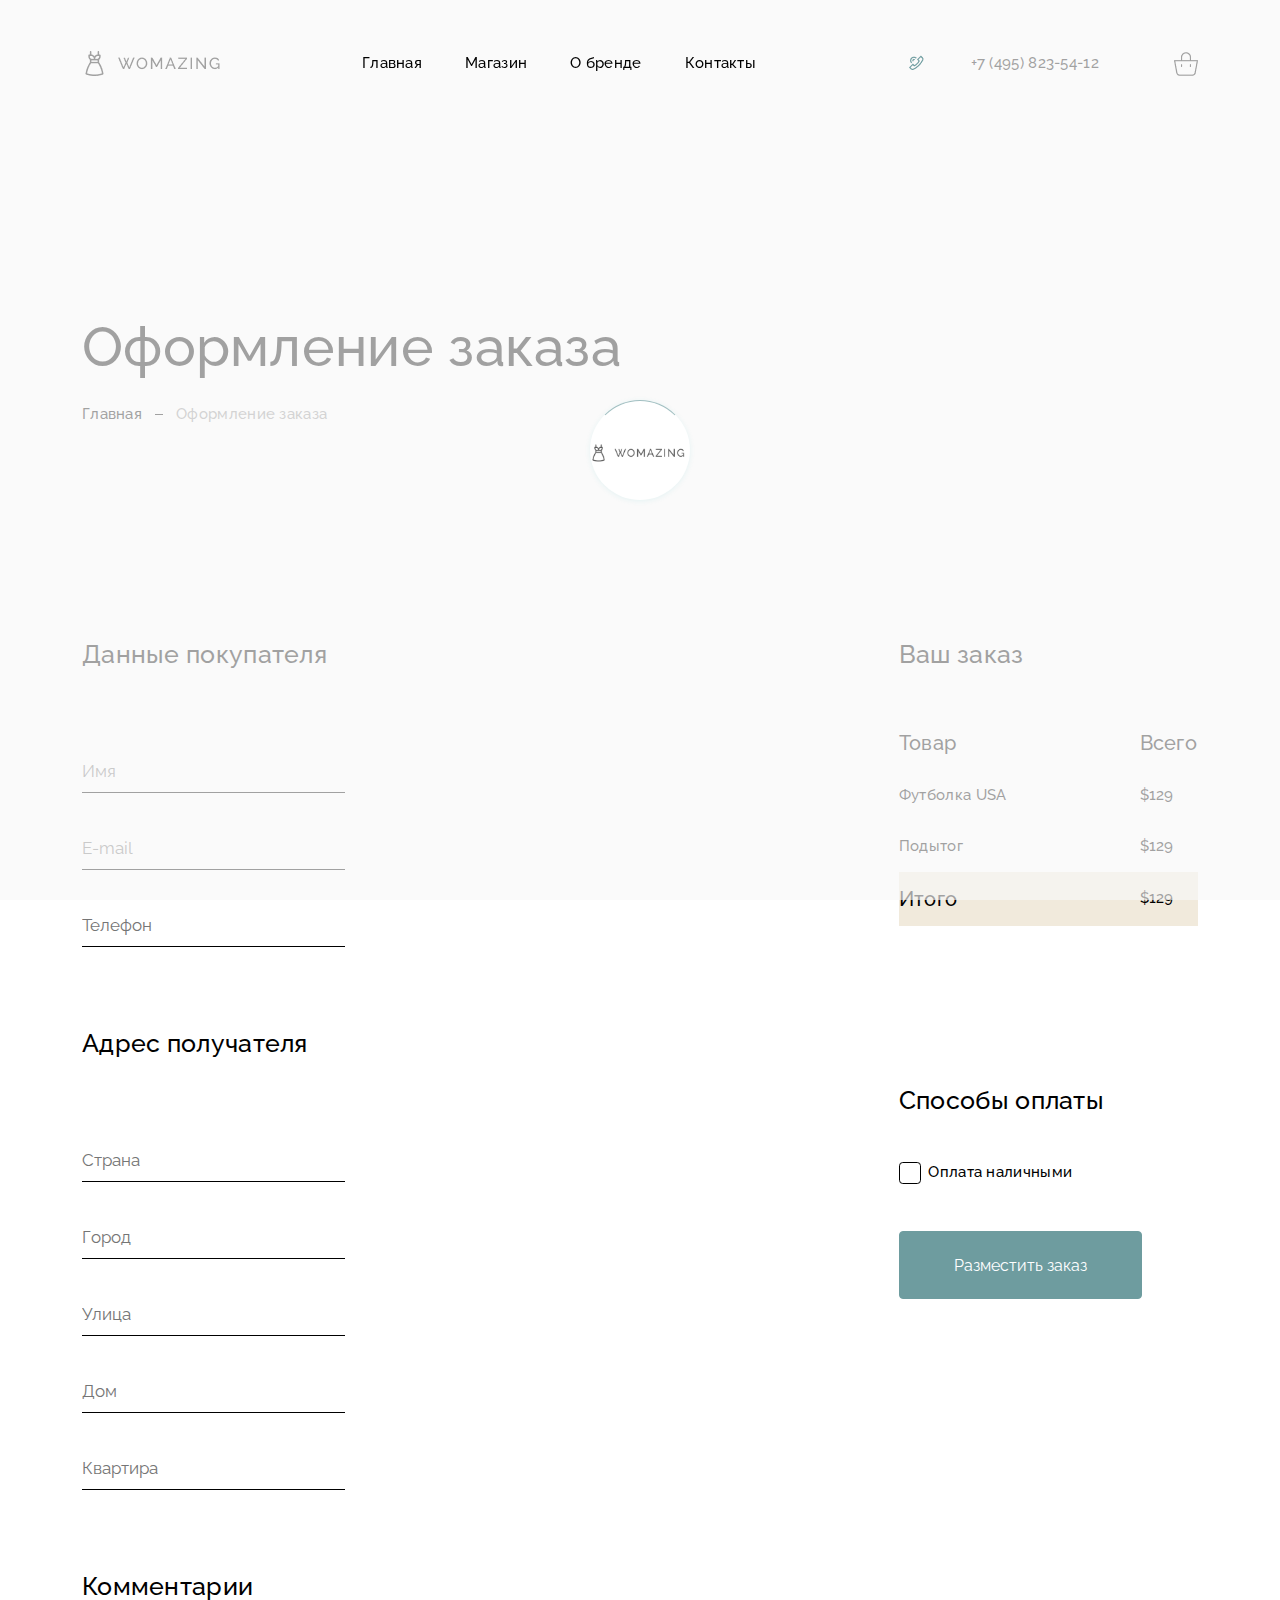
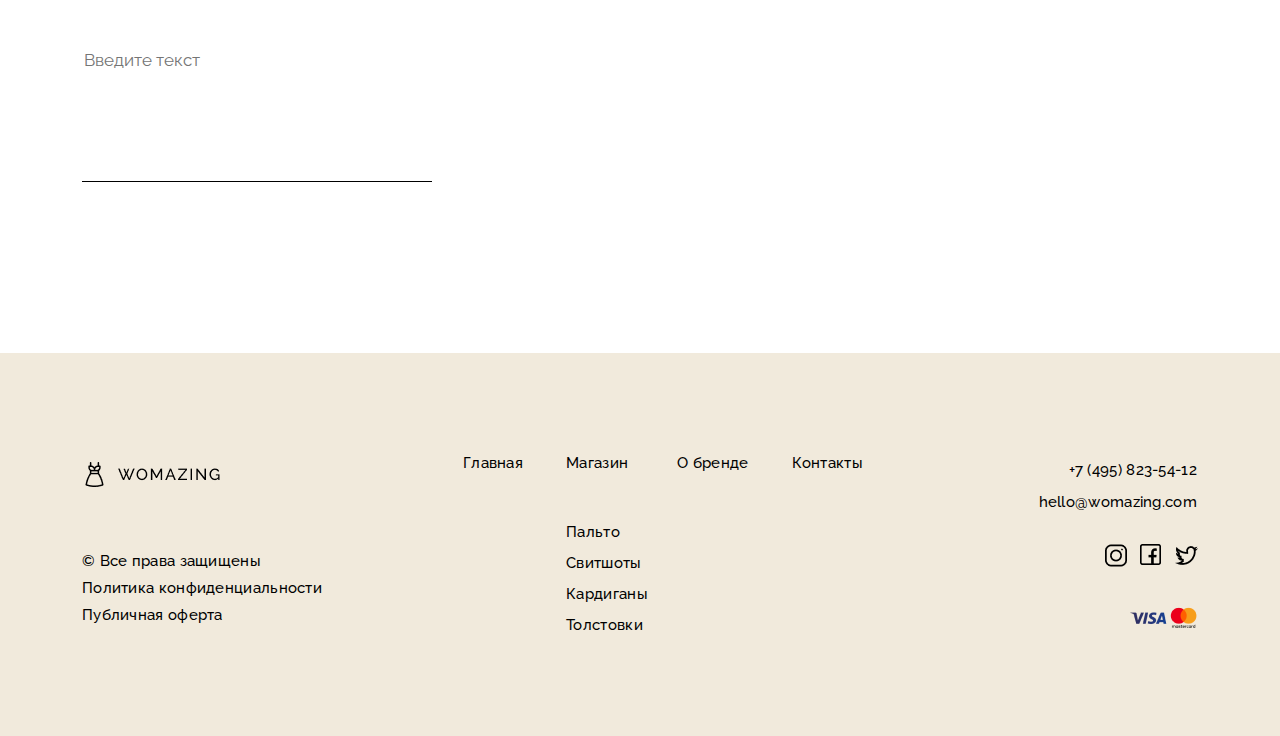
<file: test.html>
<!DOCTYPE html>
<html lang="ru">
<head>
	<meta charset="UTF-8">
	<title>Woomazing</title>
	<meta name="description" content="">
	<meta name="keywords" content="ремонт, компьютеров, ноутбуков, планшетов, телефонов, смартфонов, тв, телевизоров, видеокарт, замена bga">
	<meta name="viewport" content="width=device-width, initial-scale=1">
	<!-- OG Tags -->
	<meta property="og:title" content="Woomazing">
	<meta property="og:description" content="З">
	<meta property="og:type" content="article">
	<meta property="og:image" content="https://sitename.ru/img/preview.jpg">
	<meta property="og:site_name" content="Woomazing">
	<!-- Styling -->
	<link rel="apple-touch-icon" href="img/apple-touch-icon.png">
	<!-- <link rel="icon" type="image/png" href="img/favicon.png"> -->
	<!-- CSS -->
	<link href="https://fonts.googleapis.com/css2?family=Raleway:wght@400;500&display=swap" rel="stylesheet">	
	<link rel="stylesheet" href="assets/css/bootstrap-grid.css">
	<link rel="stylesheet" href="assets/css/bootstrap.min.css">
	<link rel="stylesheet" href="assets/css/slick.css">
	<link rel="stylesheet" href="assets/css/slick-theme.css">
	<link rel="stylesheet" href="assets/css/main1.css">
</head>
<body>
    <div id="preloader-active">
        <div class="preloader d-flex align-items-center justify-content-center">
            <div class="preloader-inner position-relative">
                <div class="preloader-circle"></div>
                <div class="preloader-img pere-text">
                    <img src="assets/img/logo.png" alt="">
                </div>
            </div>
        </div>
    </div>

	<header class="header" id="header">
	    <div class="header-area">
            <div class="main-header header-sticky">
            	<div class="container">
            		<div class="row align-items-center justify-content-center">
	                    <div class="menu-wrapper">
	                        <!-- Logo -->
	                        <div class="col-4 col-lg-2">
		                        <div class="logo">
		                            <a href="index.html"><img src="assets/img/logo.png" alt=""></a>
		                        </div>
	                        </div>
	                        <!-- Main-menu -->
	                        <div class="col-lg-6 d-flex order-1 order-lg-0 offset-lg-1 col-xl-5">
	                        	<div class="head__menu">
	                        		<nav>
		                                <ul class="main-menu d-flex flex-column flex-lg-row" id="navigation">
		                                    <li><a href="index.html">Главная</a></li>
		                                    <li><a href="shop.html">Магазин</a></li>
		                                    <li><a href="about.html">О бренде</a></li>
		                                    <li><a href="contacts.html">Контакты</a></li>
		                                </ul>
	                            	</nav>
	                        	</div>
								<div class="hamburger">
				   					<img src="assets/img/menu_32px.png" alt="">
								</div>                        	    
	                        </div>
	                        <!-- Header Right -->
	                        <div class="d-flex col-4 col-md-5 justify-content-md-between col-lg-3 justify-content-lg-end col-xl-4">
		                        <div class="right-wrapper">
		                            <ul class="right-menu">
		                                <li class="me-sm-4">
		                                	<a class="call" id="call-req" href="#"></a>
		                                </li>
		                                <li>
		                                	<a class="right-menu-item phone-num" href="tel:+74958235412">+7 (495) 823-54-12
		                                	</a>
		                                </li>
		                                <li>
		                                	<a class="shopping-cart" href="cart.html">
		                                	</a> 
		                                </li>
		                            </ul>
		                        </div>
	                        </div>
	                    </div>

	                    <!-- Mobile Menu -->
                    </div>
                </div>
            </div>
        </div>
	</header>

	<main>
		<section class="checkout pb-84 pt-190">
			<div class="container">
				<div class="row">
					<div class="col-12">
						<h1 class="checkout-title page-title">Оформление заказа</h1>
						<ul class="bread-crumps d-flex align-items-center">
							<li><a href="index.html">Главная</a></li>
							<li><span style="color: #909090;">Оформление заказа</span></li>
						</ul>
					</div>
				</div>
			</div>
		</section>

		<section class="checkout-content p-130">
			<div class="container">
                <div class="row">
                	<div class="col-12">
                		<form action="mail.php" class="d-flex flex-column justify-content-start flex-md-row justify-content-md-between">
	                		<div class="buyer-data">
	                			<div class="inputs-wrap">
	                				<h3 class="checkout-form-title">Данные покупателя</h3>
		                            <input type="text" name="name" class="form-book-input" placeholder="Имя" required>
		                            <input type="email" name="email" class="form-book-input" placeholder="E-mail" required>
		                            <input type="tel" name="phone" class="form-book-input" placeholder="Телефон" required>
	                			</div>
	                			<div class="inputs-wrap">
	                				<h3 class="checkout-form-title">Адрес получателя</h3>
		                            <input type="text" name="name" class="form-book-input" placeholder="Страна" required>
		                            <input type="text" name="name" class="form-book-input" placeholder="Город" required>
		                            <input type="text" name="name" class="form-book-input" placeholder="Улица" required>
		                            <input type="text" name="name" class="form-book-input" placeholder="Дом" required>
		                            <input type="text" name="name" class="form-book-input" placeholder="Квартира" required>
	                			</div>
	                			<div class="inputs-wrap">
	                				<h3 class="checkout-form-title">Комментарии</h3>
		                            <textarea type="text" name="message" class="form-book-message" placeholder="Введите текст" required></textarea>
	                			</div>
	                		</div>
	                		<div class="order">
	                			<div class="order-data mt-4 mt-sm-0">
									<h3 class="checkout-form-title">Ваш заказ</h3>
			                    	<table class="checkout-form-result">
			                    		<tr>
			                    			<th class="checkout-form-result-name"><h4>Товар</h4></th>
			                    			<th class="checkout-form-result-price"><h4>Всего</h4></th>
			                    		</tr>
			                    		<tr>
			                    			<td class="checkout-form-result-name"><span>Футболка USA</span></td>
			                    			<td class="checkout-form-result-price"><span>$129</span></td>
			                    		</tr>
			                    		<tr>
			                    			<td class="checkout-form-result-name">Подытог</td>
			                    			<td class="checkout-form-result-price"><span>$129</span></td>
			                    		</tr>
			                    		<tr style="background-color: #F1EADC;">
			                    			<td class="checkout-form-result-name"><h4>Итого</h4></td>
			                    			<td class="checkout-form-result-price"><span>$129</span></td>
			                    		</tr>
			                    	</table>
	                			</div>
	                			<div class="payment-method">
	                				<h3 class="checkout-form-title">Способы оплаты</h3>
		                    		<div class="cash-wrapper d-flex align-items-center">
			                    		<input type="checkbox" class="cash" id="cash" name="cash">
		    	                		<label for="cash">Оплата наличными</label>
	            	        		</div>
									<button class="btn filled-btn" type="submit">Разместить заказ</button>
	                			</div>
	                		</div>
	                	</form>
                	</div>
                </div>
			</div>			
		</section>
	</main>

	<footer class="footer pf-100" id="footer">
		<div class="container">
       		<div class="row align-items-md-start flex-column justify-content-center flex-sm-row justify-content-sm-between align-items-lg-center">
                <!-- Logo -->
                <div class="col-12 col-sm-6 col-md-4 col-lg-3">
	                <div class="left-wrapper d-flex flex-column text-center text-sm-start justify-content-center justify-content-sm-start">
                        <div class="logo mb-4 d-flex justify-content-center justify-content-sm-start">
                            <a href="index.html"><img src="assets/img/logo.png" alt=""></a>
                        </div>
	            		<ul class="policy text-center text-sm-start">
	            			<li class="policy-item">© Все права защищены</li>
	            			<li class="policy-item">Политика конфиденциальности</li>
	            			<li class="policy-item">Публичная оферта</li>
	            		</ul>
        		        </div>
                    </div>
                <!-- Main-menu -->
                <div class="col-12 col-sm-6 col-md-4 col-lg-6 offset-lg-1">
                    <div class="main-wrapper d-flex mt-5 mt-sm-0 justify-content-center justify-content-sm-end justify-content-md-center justify-content-lg-start">
                        <nav>
                            <ul class="main-menu d-flex  flex-column flex-lg-row align-items-start" id="navigation">
                                <li><a href="index.html">Главная</a></li>
                                <li><a href="shop.html">Магазин</a>
				            		<ul class="products d-none d-lg-block text-center text-sm-start mt-5">
				            			<li><a href="#">Пальто</a></li>
				            			<li><a href="#">Свитшоты</a></li>
				            			<li><a href="#">Кардиганы</a></li>
				            			<li><a href="#">Толстовки</a></li>
				            		</ul>
                                </li>
                                <li><a href="about.html">О бренде</a></li>
                                <li><a href="contacts.html">Контакты</a></li>
                            </ul>
                        </nav>
                    </div>
                </div>
                <!-- Footer Right -->
                <div class="col-12 col-md-4 col-lg-2">
                    <div class="right-wrapper">
                        <div class="footer-right-menu d-flex mt-5 flex-column text-center mt-md-0 text-md-end align-items-center align-items-md-end">
                            <a class="right-menu-item" href="tel:+74958235412">+7 (495) 823-54-12</a>
			            	<a href="#" class="right-menu-item woomail">hello@womazing.com</a>
		            		<div class="socials d-inline-flex">
				        		<!-noindex>
							        <a class="socials socials__link socials__link-inst" href="https://www.instagram.com" rel="nofollow noopener noreferrer" target="_blank">
							        </a>
						        </!-noindex>
				        		<!-noindex>
							        <a class="socials socials__link socials__link-fb" href="https://www.facebook.com" rel="nofollow noopener noreferrer" target="_blank">
							        </a>
						        </!-noindex>
				        		<!-noindex>
							        <a class="socials socials__link socials__link-twit" href="https://www.twitter.com" rel="nofollow noopener noreferrer" target="_blank">
							        </a>
						        </!-noindex>
		            		</div>
		            		<div class="cadrds">
		            			<img src="assets/img/cards.png" alt="">
		            		</div>
                        </div>
                    </div>
                </div>
            </div>
		</div>
	</footer>

    <div id="wrapper-modal" class="wrapper-modal">
        <div id="overlay" class="overlay"></div>
        <div id="modal-window" class="modal-window">
        	<button type="button" class="btn close-modal" id="close-modal"></button>
            <div class="form-book form-book__title">
                <h3>Заказать обратный звонок</h3>
            </div> 
            <form action="mail.php" class="form-book form-modal" id="form-modal">
                <input type="text" name="name" class="form-book__input" placeholder="Name" required>
                <input type="email" name="email" class="form-book__input" placeholder="Email" required>
                <input type="tel" name="phone" class="form-book__input" placeholder="Phone" required>
                <button type="submit" id="modal-btn" class="btn filled-btn select-btn">Заказать звонок</button>
            </form>
        </div>
        <div class="confirmation-window" id="confirmation-window">
        	<h3>Отлично! Мы скоро вам перезвоним.</h3>
	        <button class="btn clear-btn confirmation-btn" id="confirmation-btn"><a id="confirmation-link" class="clear-btn-link" href="#">Закрыть</a>
	        	
	        </button>
        </div>
    </div>

				<!-- Scripts -->

	<script src="./assets/js/bootstrap.min.js"></script>
	<script src="./assets/js/jquery-3.6.0.min.js"></script>

    <script src="./assets/js/jquery.sticky.js"></script>
    <script src="./assets/js/slick.min.js"></script>

	<script src="./assets/js/jquery.validate.min.js"></script>
	<script src="./assets/js/main.js"></script>
</body>
</html>
</file>
<file: assets/css/main.css>
/* ---- Спецификация ---- */
body {
	padding: 0;
	margin: 0;
	font-family: 'Raleway', sans-serif;
	font-weight: 500;
	font-size: 15px;
	line-height: 1.4em;
	letter-spacing: 0.02em;
	color: #000;
}

* {
	box-sizing: border-box;
}

ul, li {
	display: block;
	padding: 0;
	margin: 0;
}

h1, h2, h3, h4, h5, h6 {
	padding: 0;
	margin: 0;
	color: #000;
}

h1 {
	font-size: 55px;
	line-height: 1.1em;
}

h2 {
	font-size: 40px;
}

h3 {
	font-size: 25px;
}

h4 {
	font-size: 20px;
}

p {
	margin: 0;
	font-size: 17px;
}

a {
	text-decoration: none;
}

span {
	font-size: 15px;
}

img {
	display: block;
	max-width: 100%;
}

/*main {
	padding-top: 127px;
}
*/
.pt-127 {
	padding-top: 127px;
}

.pt-190 {
	padding-top: 190px;
}

.pb-84 {
	padding-bottom: 84px;
}

.pt-130 {
	padding-top: 130px;
}

.p-130 {
	padding: 130px 0;
}

.bread-crumps {
	margin-top: 26px;
	/*margin-bottom: 84px;*/
	color: #000;
}

.bread-crumps li a {
	color: black;
}

.bread-crumps li a:hover {
	color: #6E9C9F;
}

.bread-crumps li {
	display: flex;
	align-items: center;
}

.bread-crumps li:not(:last-child) {
	margin-right: 13px;
}

.bread-crumps li:not(:last-child):after {
	content: '';
	display: block;
	width: 8px;
	height: 1px;
	background-color: black;
	margin-left: 13px;
}

.title-link {
	color: #000; !important
}

.bg {
	position: absolute;
	width: 60%;
	height: 846px;
	top: 0px;
	right: 0;
	background: #F1EADC;
	z-index: -1;
}

.title {
	margin-bottom: 92px;
}

.btn-small {
	width: 41px;
	height: 41px;
	border: 1px solid #000;
	color: #000;
	background: #FFF;
	box-sizing: border-box;
}

.btn-small.active {
	background: #000;
	color: #FFF;
}

.btn-small:not(:last-child) {
	margin-right: 14px;
}

.btn {
	width: 243px;
	height: 68px;
	padding: 22px 0;
	color: #6E9C9F;
	box-sizing: border-box;
}

.btn:focus{
	box-shadow: none;
}


.clear-btn {
	margin-top: 65px;
    border: 1px solid #6E9C9F;
    background: none;
    position: relative;
	transition: color 0.5s linear;
    overflow: hidden;
}

.clear-btn::before{
    border: 1px solid transparent;
    content: "";
    position: absolute;
    left: 0;
    top: 0;
    width: 101%;
    height: 101%;
	background: #6E9C9F;
	color: #fff !important;
    z-index: 1;
    transition: transform 0.5s;
    transition-timing-function: ease;
    transform-origin: 0 0;
    transform: scaleY(0);
}

.clear-btn:hover .clear-btn-link {
	color: #FFF;
}

.clear-btn-link {
	color: #6E9C9F;
}

.clear-btn:hover::before {
    transform: scaleY(1);
	z-index: -1;
}

.filled-btn {
    border: 1px solid #6E9C9F;
    background: #6E9C9F;
    color: #fff;
    position: relative;
    z-index: 1;
	transition: color 0.5s linear;
    overflow: hidden;
}

.filled-btn:hover {
    color: #fff;
}

.filled-btn a {
	color: #fff;	
	text-decoration: none;
}

.filled-btn::before {
    content: "";
    position: absolute;
    left: 0;
    top: 0;
    width: 100%;
    height: 100%;
 	background: #509498;
    z-index: 1;
    transition: transform 0.5s;
    transition-timing-function: ease;
    transform-origin: 0 0;
    transform: scaleX(0);
}

.filled-btn:hover::before {
    transform: scaleX(1);
    z-index: -1
}

.preloader {
    background-color: #f7f7f7;
    width: 100%;
    height: 100%;
    position: fixed;
    top: 0;
    left: 0;
    right: 0;
    bottom: 0;
    z-index: 999999;
    -webkit-transition: .6s;
    -o-transition: .6s;
    transition: .6s;
    margin: 0 auto
}

.preloader .preloader-circle {
    width: 100px;
    height: 100px;
    position: relative;
    border-style: solid;
    border-width: 1px;
    border-top-color:#6E9C9F;
    border-bottom-color: transparent;
    border-left-color: transparent;
    border-right-color: transparent;
    z-index: 10;
    border-radius: 50%;
    -webkit-box-shadow: 0 1px 5px 0 rgba(35, 181, 185, 0.15);
    box-shadow: 0 1px 5px 0 rgba(35, 181, 185, 0.15);
    background-color: #fff;
    -webkit-animation: zoom 2000ms infinite ease;
    animation: zoom 2000ms infinite ease;
    -webkit-transition: .6s;
    -o-transition: .6s;
    transition: .6s
}

.preloader .preloader-circle2 {
    border-top-color: #6E9C9F
}

.preloader .preloader-img {
    position: absolute;
    top: 50%;
    z-index: 200;
    left: 0;
    right: 0;
    margin: 0 auto;
    text-align: center;
    display: inline-block;
    -webkit-transform: translateY(-50%);
    -ms-transform: translateY(-50%);
    transform: translateY(-50%);
    padding-top: 6px;
    -webkit-transition: .6s;
    -o-transition: .6s;
    transition: .6s
}

.preloader .preloader-img img {
    max-width: 95px
}

.preloader .pere-text strong {
    font-weight: 800;
    color: #dca73a;
    text-transform: uppercase
}

@-webkit-keyframes zoom {
    0% {
        -webkit-transform: rotate(0deg);
        transform: rotate(0deg);
        -webkit-transition: .6s;
        -o-transition: .6s;
        transition: .6s
    }
    100% {
        -webkit-transform: rotate(360deg);
        transform: rotate(360deg);
        -webkit-transition: .6s;
        -o-transition: .6s;
        transition: .6s
    }
}

@keyframes zoom {
    0% {
        -webkit-transform: rotate(0deg);
        transform: rotate(0deg);
        -webkit-transition: .6s;
        -o-transition: .6s;
        transition: .6s
    }
    100% {
        -webkit-transform: rotate(360deg);
        transform: rotate(360deg);
        -webkit-transition: .6s;
        -o-transition: .6s;
        transition: .6s
    }
}

	/*   Modal window styles */

.wrapper-modal {
	position: fixed;
	top: 0;
	left: 0;
    width: 100%;
    height: 100%;
    display: none;
    z-index: 2;
}

.wrapper-modal.active {
    display: block;
}

.overlay {
    position: absolute;
    top: 0;
    left: 0;
    width: 100%;
    height: 100%;
    z-index: 1;
    background-color: #6E9C9F;
    opacity: 0.5;
}

.modal-window {
	padding: 32px 70px 70px;
    max-width: 491px;
    height: 503px;
    background: #FFFFFF;
    box-shadow: 0px 20px 40px rgba(0, 0, 0, 0.09);
    position: absolute;
    top: 50%;
    left: 50%;
    transform: translate(-50%, -50%);
    z-index: 2;
    display: none;
 }

.modal-window.active {
    display: flex;
    flex-direction: column;
    justify-content: center;
    align-items: center;
}

 .close-modal {
 	width: 16px;
 	height: 16px;
 	padding: 0;
 	margin-left: auto;
 	margin-bottom: 34px;
 	background-image: url(../img/close.png);
 	border: none;
 }

.form-book {
    background: #fff;
    max-width: 350px;
}

.form-contacts {
    max-width: 443px;
}

.form-book__title {
	margin-top: 23px;
	margin-bottom: 35px;
}

.form-book__input {
    border: 1px transparent;
    border-bottom: 1px solid #000;
    font-family: inherit;
    font-size: 15px;
    width: 100%;
    padding: 10px 20px;
    margin-bottom: 10px;
}

.select-btn {
	width: 100%;
	margin-top: 35px;
}

.confirmation-window {
	padding: 70px;
    max-width: 600px;
    background: #FFF;
    box-shadow: 0px 20px 40px rgba(0, 0, 0, 0.09);
    position: absolute;
    top: 50%;
    left: 50%;
    transform: translate(-50%, -50%);
    z-index: 2;
    display: none;
}

.confirmation-btn {
	display: block;
	width: 168px;
}

.confirmation-window.active {
    display: flex;
    flex-direction: column;
    justify-content: center;
    align-items: center;
}


	/*  Hedeader and footer menu styles */

.sticky-bar {
    left: 0;
    margin: auto;
    position: fixed;
    top: 0;
    width: 100%;
    background: #fff;
    -webkit-box-shadow: 0 10px 15px rgba(25, 25, 25, 0.1);
    box-shadow: 0 10px 15px rgba(25, 25, 25, 0.1);
    z-index: 9999;
    -webkit-animation: 300ms ease-in-out 0.8s normal none 1 running fadeInDown;
    animation: 300ms ease-in-out 0s normal none 1 running fadeInDown;
    -webkit-box-shadow: 0 10px 15px rgba(25, 25, 25, 0.1);
}

.main-header {
	padding: 50px 0px;
}

.menu-wrapper {
	display: flex;
	justify-content: space-between;
	align-items: center;
}

.head__menu {
	position: relative;
}

/*     Mobile menu    */

.hamburger {
	display: none;
	width: 32px;
	height: 24px;
	position: relative;
}

.hamburger img {
	display: block;
}


/*.main-menu, */
.right-menu {
	display: flex;
	align-items: center;
}

.main-menu li:not(last-child) {
	margin-right: 41px;
}

.main-menu li:last-child {
	margin: 0;
}

.products li:first-child {
	margin: 40px 0 10px 0;
}

.products li:not(:first-child) {
	margin-top: 10px;
}

.main-menu li a, .right-menu-item, .products li a {
	font-size: 15px;
	color: #000;
	border: 1px solid transparent;	
}

.main-menu li a:hover, .right-menu-item:hover, .products li a:hover {
	color: #6E9C9F;
	transition: all 0.5s ease;
}

.call {
	width: 27px;
	height: 27px;
	display: block;
	background-image: url(../img/call.png);
	position: relative;
	transition: all 0.5s linear;
	overflow: hidden;
}

.call::before {
	content: '';
	background-image: url(../img/call-hover.png);
	top: 0;
	left: 0;
	width: 100%;
	height: 100%;
	position: absolute;
    z-index: 1;
    transition: transform 0.5s;
    transition-timing-function: ease;
    transform-origin: 0 0;
    transform: scaleY(0);
}

.call:hover {
	background-image: none;
}

.call:hover::before {
    transform: scaleY(1);
}

.shopping-cart {
	width: 24px;
	height: 24px;
	display: block;
	cursor: pointer;
	background-image: url(../img/basket1.png);
	background-repeat: no-repeat;
	background-position: center;
}

.phone-num {
	margin-right: 74px;
	margin-left: 16px;
}

.right-menu_item {
	margin: 0;
}

	/*   Slider section styles */

.slider-text {
	margin-top: 45px;
	margin-bottom: 52px;
	font-size: 20px;
	font-weight: 400;
	max-width: 385px;
	text-align: right;
}

.buttons-wrapper {
	display: flex;
	flex-direction: row;
	justify-content: end;
	border: none;
}

.slider-arrow {
	width: 67px;
	height: 67px;
	border: none;
	display: flex;
	justify-content: center;
	align-items: center;
	background: rgba(110, 156, 159, 0.1);
	transition: all ease 0.5s;
}

.slider-arrow:hover {
	transition: all ease 0.5s;
	background: rgba(110, 156, 159, 0.3);
}

.slider-img1 {
	max-width: 410px;
	height: 646px;
	position: relative;
}

.slider-img2 {
	display: block;
	width: 197px;
	height: 197px;
	top: 0;
	position: absolute;
	transform: translate(160%, 55%);
}

.slider-img3 {
	display: block;
	width: 190px;
	height: 138px;
	bottom: 0;
	position: absolute;
	transform: translate(-65%, -95%);
}

.slick-dots {
	bottom: -190px;
	left: -90px;
}

/*   Collection section styles  */

.collection-item {
	display: block;
	text-align: center;
}

.collection-item-img {
	max-width: 350px;
    overflow: hidden;
    z-index: 0;
    position: relative;
}

.collection-item-img::before {
	content: '';
	background: rgba(110, 156, 159, 0.64);
    position: absolute;
    top: 0;
    left: 0;
    bottom: 0;
    right: 0;
    z-index: 1;
    visibility: hidden;
    opacity: 0;
    transition: all .4s ease-out 0s;
}

.collection-item-link {
	content: '';
	width: 32px;
	height: 24px;
	position: absolute;
	background-image: url(../img/arrow-right1.png);
	cursor: pointer;
    z-index: 2;
	top: 50%;
	left: 50%;
	opacity: 0;
}

.collection-item-img:hover .collection-item-product {
	opacity: 0.4;
}

.collection-item-img:hover::before {
    visibility: visible;
    opacity: 1;
    transition: all 0.9s ease;
}

.collection-item-img:hover  .collection-item-link{
    visibility: visible;
    opacity: 1;
	cursor: pointer;
}

.collection-item-name{
	margin-top: 24px;
	margin-bottom: 7px;
}

.collection-item-price {
	color: #998E78;
}

.collection-item-price-wrapper {
	display: flex;
    justify-content: center;
}

.collection-item-oldprice{
	margin-right: 10px;
	color: #998E78;
	text-decoration: line-through;	
}

.collection-btn {
	margin-top: 65px;
}

/*   Importances section styles  */

.importances-item {
	max-width: 305px;
}

.importances-item-title {
	margin-top: 37px;
	margin-bottom: 24px;
}

.importances-item-img {
	width: 69px;
	height: 69px;
}

.importances-item-text {
	font-size: 17px;
	font-weight: 500;
	margin-bottom: 10px;
}

/*   Team  section styles  */

.team-slider {
	max-width: 789px;
}

.team-about {
	display: flex;
	flex-direction: column;
	justify-content: center;
}
.team-about-title {
	margin-bottom: 28px;
}

.team-about-text2 {
	margin: 28px 0;
}

.team-about-link {
	max-width: 192px;
	padding: 5px;
	border: 1px solid transparent;
	color: #6E9C9F;
	font-size: 17px;
}

.team-about-link:hover {
	color: #6E9C9F;
	border-bottom: 1px solid #6E9C9F;
	transition: all .5s ease;
}

.slider-wrapper {
	max-width: 729px;
	box-sizing: border-box;
    position: relative;
}

.slide {
    width: 100%;
    height: 100%;
    display: none;
}

.slide.active {
    display: block;
}

.slide_img {
    width: 100%;
    height: 100%;
}

.btn-prev, .btn-next {
	display: block;
	border: none;
    position: absolute;
    top: 0;
    height: 100%;
    width: 50px;
    opacity: 0.4;
    cursor: pointer;
    transition: all .4s ease-in-out;
}

.btn-prev:hover, .btn-next:hover {
    opacity: 1;
}

.btn-next {
	background: url(../img/next.png) no-repeat center center;
    right: 0;
    left: auto;
	transform: translate(100%, 0%);    
}

.btn-prev {
	background: url(../img/prev.png) no-repeat center center;
	transform: translate(-100%, 0%);    
}


.dots-wrapper {
	position: absolute;
	bottom: 0;
    display: flex;
    justify-content: center;
	top: 80%;
	left: 40%;
}

.dot.active {
    background-color: #FFF;
}

.dot {
    width: 30px;
    height: 4px;
	background: rgba(255, 255, 255, 0.36);
	border: 1px solid transparent;
    cursor: pointer;
}

.dot:not(:last-child) {
	margin-right: 12px;
}


/*   Footer styles */

footer {
	background-color: #F1EADC;
}

.pf-100 {
	padding: 100px 0;
}

.policy-item:not(:first-child) {
	margin-top: 6px;
}

.policy-item:first-child {
	margin-top: 40px;
}

.products {
	max-width: 70px;
}

.products li {

	margin-top: 10px;
}

.woomail {
	margin-top: 9px;
	margin-bottom: 30px;
}

.socials {
	margin-bottom: 20px;
}

.socials__link {
	width: 23px;
	height: 23px;
	display: block;
}

.socials__link-inst {
	background-image: url(../img/instagram.png);
	background-repeat: no-repeat;
}

.socials__link-fb {
	background-image: url(../img/facebook.png);
	background-repeat: no-repeat;
}

.socials__link-twit {
	background-image: url(../img/twitter.png);
	background-repeat: no-repeat;
}

.socials__link:not(:last-child) {
	margin-right: 12px;
}

.cards	{
	width: 68px;
	height: 22px;
}

/*            Page About brand              */

.about-text-wrapper {
	max-width: 542px;
}

.about-item{
	margin-bottom: 130px;
}

.about-img {
	width: 442px;
	height: 547px;
	background-position: center;
	background-size: contain;
}

.about-text {
	margin-top: 46px;
	margin-bottom: 30px;
}

.about-btn {
	width: 260px;
}

/*            Page Contacts              */

.map-block {
	width: 100%;
	height: 476px;
	background-color: grey;
}

.contacts-form-title {
	margin-bottom: 62px;
}

.adresses-wrapper{
	display: flex;
	justify-content: space-between;
	align-items: center;

}

.adresses-title {
	margin-bottom: 20px;
}

.adresses-link, .adresses-mail {
	font-size: 20px;
	color: black;
}

.adresses-link:hover, .adresses-mail:hover {
	color: #6E9C9F;
	transition: color 0.5s ease;
}

.adresses-text {
	font-size: 20px;
	vertical-align: middle;
}

.form-book-input, .form-book-message {
	border: none;
    border-bottom: 1px solid black;
}

.form-book-input:focus, .form-book-message:focus {
	outline: none;
}

.form-book-input {
    font-family: inherit;
    font-size: 17px;
    width: 75%;
    padding: 10px 0;
}

.form-book-input:not(:first-child) {
	margin-top: 35px;
}

.form-book-message {
	width: 100%;
	height: 134px;
	resize: none;
    font-family: inherit;
    font-size: 17px;
    margin-bottom: 35px;
}

.confirmation {
	background-color: #F1EADC;
	margin-top: 62px;
	width: 100%;
	height: 84px;
	padding-top: 30px;
	display: none;
}

.confirmation.active {
	display: block;
}

/*     Page Shop    */

.shop-buttons-wrapper {
	display: flex;
	flex-direction: row;
	align-items: center;
	margin-bottom: 92px;
}

.shop-btn {
	display: flex;
	flex-direction: row;
	align-items: center;
	padding: 19px 65px;
	background: #FFF;
	color: #000;
	border: 1px solid #000;
	font-weight: 500;
	font-size: 17px;	
}

.shop-btn.active {
	background: #000;
	color: #FFF;
	transition: all 0.5s ease;
}

.shop-btn:not(:last-child) {
	margin-right: 10px;
}

.shop-content-crumps {
	margin-bottom: 65px;
	color: #808080;
}

.shop-item {
	margin-bottom: 30px;
	margin-top: 0;
}

.page-btn-arrow {
	border: none;
	background-image: url(../img/next-page.png);
	background-repeat: no-repeat;
	background-position: center;
}

/*    Page Success        */

.success-content {
	padding-bottom: 493px;
}

.success-img {
	width: 72px;
	height: 84px;
	background-image: url(../img/success.png);
	background-repeat: no-repeat;
	margin-right: 44px;
}

.success-btn {
	width: 272px;
	margin-top: 0;
}

/*    Page Item        */

.item-img {
	max-width: 536px;
}

.item-pice {
	font-weight: 500;
	font-size: 40px;
	color: #998E78;
}

.item-pice2 {
	text-decoration-line: line-through;
	margin-left: 29px;
}

.item-attribute:not(:last-child) {
	margin-bottom: 59px;
}

.attribute-name {
	margin-bottom: 34px;
}

.item-color-btn {
	border-radius: 50%;
	border: 1px solid transparent;
}

.item-color-btn.active {
	border: 1px solid black;
}

.item-quantity {
	width: 68px;
	height: 68px;
	border: 1px solid #AFAFAF;
	margin-right: 11px;
}

.item-cart-link {
	color: black;
}

.item-attribute-btn {
	width: 268px;
}

/*    Page  Checkout    */
.payment-method {
	margin-top: 159px;
}

.inputs-wrap {
	max-width: 350px;
}

.inputs-wrap:not(:first-child) {
	margin-top: 81px;
}

.checkout-form-title {
	margin-bottom: 47px;
}

.form-checkout {
	max-width: 350px;
}

.checkout-form-result-name {
	padding: 15px 132px 15px 0;
}

.cash-wrapper {
	margin-bottom: 47px;
}

    /* для элемента input c type="checkbox" */
.cash {
  position: absolute;
  z-index: -1;
  opacity: 0;
}

/* для элемента label, связанного с .cash */
.cash+label {
  display: inline-flex;
  align-items: center;
  user-select: none;
}

/* создание в label псевдоэлемента before со следующими стилями */
.cash+label::before {
  content: '';
  display: inline-block;
  width: 22px;
  height: 22px;
  flex-shrink: 0;
  flex-grow: 0;
  border: 1px solid #000;
  border-radius: 0.25em;
  margin-right: 0.5em;
  background-repeat: no-repeat;
  background-position: center center;
  background-size: 50% 50%;
}

/* стили для чекбокса, находящегося в состоянии checked */
.cash:checked+label::before {
  background-image: url(../img/dot.png);
}

/*    Page  Cart    */

.cart-form {
	width: 100%;
}

.cart-form th {
	font-size: 20px;
	font-weight: 500;
	padding-bottom: 26px;
}


.cart-form td {
	padding-top: 49px;
	border: 1px solid transparent;
	border-top-color: #CCCCCC;
}


.cart-item-remoove {
	width: 12px;
	height: 12px;
	margin-right: 45px;
	cursor: pointer;
}

.cart-item-img {
	width: 125px;
	height: 179px;
	margin-right: 36px;
}

.cart-item-quantity {
	display: flex;
	justify-content: center;
	align-items: center;
	width: 47px;
	height: 47px;
	border: 1px solid #AFAFAF;
}

.coupon {
	display: flex;
	flex-direction: row;
	align-items: flex-end;
}

.coupon-input {
	margin-bottom: 0;
	max-width: 255px;
}

.coupon-btn {
	max-width: 248px;
	padding: 22px 0px;
	margin-top: 0;
	margin-left: 16px;
}

.refresh-cart-btn {
	margin-top: 0;
	max-width: 254px;
}

.cart-coupon {
	display: flex;
	justify-content: space-between;
	margin-top: 77px;
	margin-bottom: 88px;
}

.cart-totals-wrapper {
	margin-top: 28px;
}

.total {
	display: flex;
	align-items: center;
	justify-content: space-around;
	width: 287px;
	height: 68px;
	margin-right: 15px;
	background: #F1EADC;
}

.total span {
	font-size: 25px;
}

/*    Mobile menu  */

.head-menu {
	position: absolute;
	right: 0;
	top: 40px;
	width: 200px;
	height: 200px;
	background-color: #000;
	text-align: center;
	display: none;
}


@media (max-width: 1199px) {
	.pt-190 {
		padding-top: 80px;
	}
	.bread-crumps {
		margin-bottom: 50px;
	}
	.pb-84 {
		padding-bottom: 25px;
	}
	.bg{
		width: 50%;
	}
 	.phone-num {
		margin-right: 20px;
		margin-left: 0px;
	}
	.main-menu li:not(last-child) {
    margin-right: 30px;
	}
	.shop-item {
		margin-top: 0;
	}
	.slick-dots{
		display: block;
	}
	.team-about-text-wrapper, .about-img {
		width: 100%;
	}
	.about-img{
		background-repeat: no-repeat;
		background-position: contain;
	}	
	.shop-btn {
		width: 130px;
		padding: 19px 0;
		justify-content: center;
	}
}

@media (max-width: 991px) {
	.hamburger {
		display: block;
	}
	.head__menu {
		display: none;
		flex-direction: column;
		position: absolute;
		background-color: #fff;
		border-radius: 5px;
		width: 145px;
		height: 150px;
		right: 25px;
	    top: 73px;
	    padding: 20px 5px;
	}
	.head__menu li {
		margin-bottom: 10px;
	}

	.head__menu a {
		font-size: 15px;
	}
	.main-menu li:not(last-child) {
	    margin-right: 0;
	    margin-bottom: 10px;
	}
	.pt-190 {
		padding-top: 40px;
	}
	.slider-title {
		font-size: 45px;
	}
	.slider-title, .slider-text {
		text-align: center;
	}
	.slider-text {
		margin: 30px auto;
	}
	.img-slider-wrapper {
		justify-content: center !important;
		margin-top: 70px;
	}
	.title {
		margin-bottom: 50px;
	}
	.team-about {
		margin-top: 30px;
		width: 90%;
	}
	.btn-prev, .btn-next {
		display: none;
	}
	.about-item {
		margin-bottom: 50px;
	}
	.pt-130 {
		padding-top: 80px;
	}
	.p-130 {
		padding: 80px 0;
	}
	.adresses-text {
		margin-top: 8px;
	}
	.cart-form {
		width: 1000px;
	}
	.cart-form th {
		font-size: 14px
	}
	.cart-item-remoove {
		margin-right: 7px;
	}
	.cart-item-name p {
		font-size: 14px;
	}
	.cart-item-quantity {
		margin: 0 auto;
	}
	.policy-item:first-child {
    	margin-top: 5px;
	}	
	.socials {
	    margin-bottom: 8px;
	}
	.woomail {
	    margin-bottom: 20px;
	}
}

@media (max-width: 767px) {
	.socials {
		margin-bottom: 10px;
	}
	.phone-num {
		display: none;
	}
	.team-about {
		width: 90%;
	}
	.products {
		margin-top: 20px;
	}
	.importances-item {
		max-width: 80%
	}
	.importances-item-title {
	    margin-top: 15px;
	}
	.title {
		font-size: 35px;
		/*margin-bottom: 30px;*/
	}
	.slider-title {
		font-size: 40px;
	}
	.slider-wrapper {
		width: 90%;
	}
	.team-about-text-wrapper {
		width: 80%
	}
	.shop-btn {
		margin-bottom: 10px;
	}
	.shop-buttons-wrapper {
		margin-bottom: 40px;
	}
	.checkout-form-title {
	    margin-bottom: 25px;
	}
	.payment-method, .inputs-wrap:not(:first-child) {
    	margin-top: 55px;
	}
}

@media (max-width: 575px) {
	.h3 {
	    font-size: 22px;
	}
	.pt-190 {
		padding-top: 0;
	}
	.page-title {
		font-size: 35px;
	}
	.p-130 {
		padding: 10px 0;
	}
	.pt-130 {
		padding-top: 60px;
	}
	.text-slider-wrapper {
		width: 100%;
	}
	.slick-dots {
		display: none;
	}
	.shopping-cart {
		margin-left: 0;
	}
	.slider-title {
		font-size: 35px;
	}
	.title {
		font-size: 30px;
	}
	.phone-num {
		display: none;
	}
	.shopping-cart {
		margin-left: 20px;
	}
	.importances-item {
    	max-width: 90%;
	}
	.slider-wrapper {
		width: 90%;
	}
	.collection-item-name {
		margin-top: 10px;
	}
	.contacts-form-title {
		margin: 25px 0;
	}
	.item-attribute:not(:last-child) {
	    margin-bottom: 35px;
	}
	.success-img {
		margin-right: 0;
	}
	.cart-form th {
    	font-size: 10px;
	}
	.cart-form td {
    	font-size: 10px;
	}
	.cart-item-name p {
 	   font-size: 10px;
	}
	.cart-item-quantity span {
		font-size: 10px;
	}
	.checkout-form-result-price {
		text-align: center;
	}
}
@media (max-width: 380px) {
	.shop-buttons-wrapper {
		flex-direction: column;
		align-items: center;
	}
	.shop-btn {
		width: 240px;
		font-size: 15px;
	}
	.shop-btn:not(:last-child) {
		margin-right: 0;
	}
}
</file>
<file: assets/css/main1.css>
/* ---- Спецификация ---- */
body {
	padding: 0;
	margin: 0;
	font-family: 'Raleway', sans-serif;
	font-weight: 500;
	font-size: 15px;
	line-height: 1.4em;
	letter-spacing: 0.02em;
	color: #000;
}

* {
	box-sizing: border-box;
}

ul, li {
	display: block;
	padding: 0;
	margin: 0;

}

h1, h2, h3, h4, h5, h6 {
	padding: 0;
	margin: 0;
	color: #000;
}

h1 {
	font-size: 55px;
	line-height: 1.1em;
}

h2 {
	font-size: 40px;
}

h3 {
	font-size: 25px;
}

h4 {
	font-size: 20px;
}

p {
	margin: 0;
	font-size: 17px;
}

a {
	text-decoration: none;
}

span {
	font-size: 15px;
}

img {
	display: block;
	max-width: 100%;
}

/*main {
	padding-top: 127px;
}
*/
.pt-127 {
	padding-top: 127px;
}

.pt-190 {
	padding-top: 190px;
}

.pb-84 {
	padding-bottom: 84px;
}

.pt-130 {
	padding-top: 130px;
}

.p-130 {
	padding: 130px 0;
}

.bread-crumps {
	margin-top: 26px;
	/*margin-bottom: 84px;*/
	color: #000;
}

.bread-crumps li a {
	color: black;
}

.bread-crumps li a:hover {
	color: #6E9C9F;
}

.bread-crumps li {
	display: flex;
	align-items: center;
}

.bread-crumps li:not(:last-child) {
	margin-right: 13px;
}

.bread-crumps li:not(:last-child):after {
	content: '';
	display: block;
	width: 8px;
	height: 1px;
	background-color: black;
	margin-left: 13px;
}
.title-link {
	color: #000; !important
}

.bg {
	position: absolute;
	width: 60%;
	height: 846px;
	top: 0px;
	right: 0;
	background: #F1EADC;
	z-index: -1;
}

.btn-small {
	width: 41px;
	height: 41px;
	border: 1px solid #000;
	color: #000;
	background: #FFF;
	box-sizing: border-box;
}

.btn-small.active {
	background: #000;
	color: #FFF;
}

.btn-small:not(:last-child) {
	margin-right: 14px;
}

.btn {
	width: 243px;
	height: 68px;
	padding: 22px 0;
	color: #6E9C9F;
	box-sizing: border-box;
}

.btn:focus{
	box-shadow: none;
}


.clear-btn {
	margin-top: 65px;
    border: 1px solid #6E9C9F;
    background: none;
    position: relative;
	transition: color 0.5s linear;
    overflow: hidden;
}

.clear-btn::before{
    border: 1px solid transparent;
    content: "";
    position: absolute;
    left: 0;
    top: 0;
    width: 101%;
    height: 101%;
	background: #6E9C9F;
	color: #fff !important;
    z-index: 1;
    transition: transform 0.5s;
    transition-timing-function: ease;
    transform-origin: 0 0;
    transform: scaleY(0);
}

.clear-btn:hover .clear-btn-link {
	color: #FFF;
}

.clear-btn-link {
	color: #6E9C9F;
}

.clear-btn:hover::before {
    transform: scaleY(1);
	z-index: -1;
}

.filled-btn {
    border: 1px solid #6E9C9F;
    background: #6E9C9F;
    color: #fff;
    position: relative;
    z-index: 1;
	transition: color 0.5s linear;
    overflow: hidden;
}

.filled-btn:hover {
    color: #fff;
}

.filled-btn a {
	color: #fff;	
	text-decoration: none;
}

.filled-btn::before {
    content: "";
    position: absolute;
    left: 0;
    top: 0;
    width: 100%;
    height: 100%;
 	background: #509498;
    z-index: 1;
    transition: transform 0.5s;
    transition-timing-function: ease;
    transform-origin: 0 0;
    transform: scaleX(0);
}

.filled-btn:hover::before {
    transform: scaleX(1);
    z-index: -1
}

.preloader {
    background-color: #f7f7f7;
    width: 100%;
    height: 100%;
    position: fixed;
    top: 0;
    left: 0;
    right: 0;
    bottom: 0;
    z-index: 999999;
    -webkit-transition: .6s;
    -o-transition: .6s;
    transition: .6s;
    margin: 0 auto
}

.preloader .preloader-circle {
    width: 100px;
    height: 100px;
    position: relative;
    border-style: solid;
    border-width: 1px;
    border-top-color:#6E9C9F;
    border-bottom-color: transparent;
    border-left-color: transparent;
    border-right-color: transparent;
    z-index: 10;
    border-radius: 50%;
    -webkit-box-shadow: 0 1px 5px 0 rgba(35, 181, 185, 0.15);
    box-shadow: 0 1px 5px 0 rgba(35, 181, 185, 0.15);
    background-color: #fff;
    -webkit-animation: zoom 2000ms infinite ease;
    animation: zoom 2000ms infinite ease;
    -webkit-transition: .6s;
    -o-transition: .6s;
    transition: .6s
}

.preloader .preloader-circle2 {
    border-top-color: #6E9C9F
}

.preloader .preloader-img {
    position: absolute;
    top: 50%;
    z-index: 200;
    left: 0;
    right: 0;
    margin: 0 auto;
    text-align: center;
    display: inline-block;
    -webkit-transform: translateY(-50%);
    -ms-transform: translateY(-50%);
    transform: translateY(-50%);
    padding-top: 6px;
    -webkit-transition: .6s;
    -o-transition: .6s;
    transition: .6s
}

.preloader .preloader-img img {
    max-width: 95px
}

.preloader .pere-text strong {
    font-weight: 800;
    color: #dca73a;
    text-transform: uppercase
}

@-webkit-keyframes zoom {
    0% {
        -webkit-transform: rotate(0deg);
        transform: rotate(0deg);
        -webkit-transition: .6s;
        -o-transition: .6s;
        transition: .6s
    }
    100% {
        -webkit-transform: rotate(360deg);
        transform: rotate(360deg);
        -webkit-transition: .6s;
        -o-transition: .6s;
        transition: .6s
    }
}

@keyframes zoom {
    0% {
        -webkit-transform: rotate(0deg);
        transform: rotate(0deg);
        -webkit-transition: .6s;
        -o-transition: .6s;
        transition: .6s
    }
    100% {
        -webkit-transform: rotate(360deg);
        transform: rotate(360deg);
        -webkit-transition: .6s;
        -o-transition: .6s;
        transition: .6s
    }
}

	/*   Modal window styles */

.wrapper-modal {
	position: fixed;
	top: 0;
	left: 0;
    width: 100%;
    height: 100%;
    display: none;
    z-index: 2;
}

.wrapper-modal.active {
    display: block;
}

.overlay {
    position: absolute;
    top: 0;
    left: 0;
    width: 100%;
    height: 100%;
    z-index: 1;
    background-color: #6E9C9F;
    opacity: 0.5;
}

.modal-window {
	padding: 32px 70px 70px;
    max-width: 491px;
    height: 503px;
    background: #FFFFFF;
    box-shadow: 0px 20px 40px rgba(0, 0, 0, 0.09);
    position: absolute;
    top: 50%;
    left: 50%;
    transform: translate(-50%, -50%);
    z-index: 2;
    display: none;
 }

.modal-window.active {
    display: flex;
    flex-direction: column;
    justify-content: center;
    align-items: center;
}

 .close-modal {
 	width: 16px;
 	height: 16px;
 	padding: 0;
 	margin-left: auto;
 	margin-bottom: 34px;
 	background-image: url(../img/close.png);
 	border: none;
 }

.form-book {
    background: #fff;
    max-width: 350px;
}

.form-contacts {
    max-width: 443px;
}

.form-book__title {
	margin-top: 23px;
	margin-bottom: 35px;
}

.form-book__input {
    border: 1px transparent;
    border-bottom: 1px solid #000;
    font-family: inherit;
    font-size: 15px;
    width: 100%;
    padding: 10px 20px;
    margin-bottom: 10px;
}

.select-btn {
	width: 100%;
	margin-top: 35px;
}

.confirmation-window {
	padding: 70px;
    max-width: 600px;
    background: #FFF;
    box-shadow: 0px 20px 40px rgba(0, 0, 0, 0.09);
    position: absolute;
    top: 50%;
    left: 50%;
    transform: translate(-50%, -50%);
    z-index: 2;
    display: none;
}

.confirmation-btn {
	display: block;
	width: 168px;
}

.confirmation-window.active {
    display: flex;
    flex-direction: column;
    justify-content: center;
    align-items: center;
}


	/*  Hedeader and footer menu styles */

.sticky-bar {
    left: 0;
    margin: auto;
    position: fixed;
    top: 0;
    width: 100%;
    background: #fff;
    -webkit-box-shadow: 0 10px 15px rgba(25, 25, 25, 0.1);
    box-shadow: 0 10px 15px rgba(25, 25, 25, 0.1);
    z-index: 9999;
    -webkit-animation: 300ms ease-in-out 0.8s normal none 1 running fadeInDown;
    animation: 300ms ease-in-out 0s normal none 1 running fadeInDown;
    -webkit-box-shadow: 0 10px 15px rgba(25, 25, 25, 0.1);
}

.main-header {
	padding: 50px 0px;
}

.menu-wrapper {
	display: flex;
	justify-content: space-between;
	align-items: center;
}

.head__menu {
	position: relative;
}

/*     Mobile menu    */

.hamburger {
	display: none;
	width: 32px;
	height: 24px;
	position: relative;
}

.hamburger img {
	display: block;
}


/*.main-menu, */
.right-menu {
	display: flex;
	align-items: center;
}

.main-menu li:not(last-child) {
	margin-right: 41px;
}

.main-menu li:last-child {
	margin: 0;
}

.products li:first-child {
	margin: 40px 0 10px 0;
}

.products li:not(:first-child) {
	margin-top: 10px;
}

.main-menu li a, .right-menu-item, .products li a {
	font-size: 15px;
	color: #000;
	border: 1px solid transparent;	
}

.main-menu li a:hover, .right-menu-item:hover, .products li a:hover {
	color: #6E9C9F;
	transition: all 0.5s ease;
}

.call {
	width: 27px;
	height: 27px;
	display: block;
	background-image: url(../img/call.png);
	position: relative;
	transition: all 0.5s linear;
	overflow: hidden;
}

.call::before {
	content: '';
	background-image: url(../img/call-hover.png);
	top: 0;
	left: 0;
	width: 100%;
	height: 100%;
	position: absolute;
    z-index: 1;
    transition: transform 0.5s;
    transition-timing-function: ease;
    transform-origin: 0 0;
    transform: scaleY(0);
}

.call:hover {
	background-image: none;
}

.call:hover::before {
    transform: scaleY(1);
}

.shopping-cart {
	width: 24px;
	height: 24px;
	display: block;
	cursor: pointer;
	background-image: url(../img/basket1.png);
	background-repeat: no-repeat;
	background-position: center;
}

.phone-num {
	margin-right: 74px;
	margin-left: 16px;
}

.right-menu_item {
	margin: 0;
}

	/*   Slider section styles */

.slider-text {
	margin-top: 45px;
	margin-bottom: 52px;
	font-size: 20px;
	font-weight: 400;
	max-width: 385px;
	text-align: right;
}

.buttons-wrapper {
	display: flex;
	flex-direction: row;
	justify-content: end;
	border: none;
}

.slider-arrow {
	width: 67px;
	height: 67px;
	border: none;
	display: flex;
	justify-content: center;
	align-items: center;
	background: rgba(110, 156, 159, 0.1);
	transition: all ease 0.5s;
}

.slider-arrow:hover {
	transition: all ease 0.5s;
	background: rgba(110, 156, 159, 0.3);
}

.slider-img1 {
	max-width: 410px;
	height: 646px;
	position: relative;
}

.slider-img2 {
	display: block;
	width: 197px;
	height: 197px;
	top: 0;
	position: absolute;
	transform: translate(160%, 55%);
}

.slider-img3 {
	display: block;
	width: 190px;
	height: 138px;
	bottom: 0;
	position: absolute;
	transform: translate(-65%, -95%);
}

.slick-dots {
	bottom: -190px;
	left: -90px;
}

/*   Collection section styles  */

.collection-title {
	margin-bottom: 92px;
}

.collection-item {
	display: block;
	text-align: center;
}

.collection-item-img {
	max-width: 350px;
    overflow: hidden;
    z-index: 0;
    position: relative;
}

.collection-item-img::before {
	content: '';
	background: rgba(110, 156, 159, 0.64);
    position: absolute;
    top: 0;
    left: 0;
    bottom: 0;
    right: 0;
    z-index: 1;
    visibility: hidden;
    opacity: 0;
    transition: all .4s ease-out 0s;
}

.collection-item-link {
	content: '';
	width: 32px;
	height: 24px;
	position: absolute;
	background-image: url(../img/arrow-right1.png);
	cursor: pointer;
    z-index: 2;
	top: 50%;
	left: 50%;
	opacity: 0;
}

.collection-item-img:hover .collection-item-product {
	opacity: 0.4;
}

.collection-item-img:hover::before {
    visibility: visible;
    opacity: 1;
    transition: all 0.9s ease;
}

.collection-item-img:hover  .collection-item-link{
    visibility: visible;
    opacity: 1;
	cursor: pointer;
}

.collection-item-name{
	margin-top: 24px;
	margin-bottom: 7px;
}

.collection-item-price {
	color: #998E78;
}

.collection-item-price-wrapper {
	display: flex;
    justify-content: center;
}

.collection-item-oldprice{
	margin-right: 10px;
	color: #998E78;
	text-decoration: line-through;	
}

.collection-btn {
	margin-top: 65px;
}

/*   Importances section styles  */



.importances-item {
	max-width: 305px;
}

.importances-item-title {
	margin-top: 37px;
	margin-bottom: 24px;
}

.importances-item-img {
	width: 69px;
	height: 69px;
}

.importances-item-text {
	font-size: 17px;
	font-weight: 500;
	margin-bottom: 10px;
}

/*   Team  section styles  */

.team-title {
	margin-bottom: 92px;
}

.team-slider {
	max-width: 789px;
}

.team-about {
	display: flex;
	flex-direction: column;
	justify-content: center;
}
.team-about-title {
	margin-bottom: 28px;
}

.team-about-text2 {
	margin: 28px 0;
}

.team-about-link {
	max-width: 192px;
	padding: 5px;
	border: 1px solid transparent;
	color: #6E9C9F;
	font-size: 17px;
}

.team-about-link:hover {
	color: #6E9C9F;
	border-bottom: 1px solid #6E9C9F;
	transition: all .5s ease;
}

.slider-wrapper {
	max-width: 729px;
	box-sizing: border-box;
    position: relative;
}

.slide {
    width: 100%;
    height: 100%;
    display: none;
}

.slide.active {
    display: block;
}

.slide_img {
    width: 100%;
    height: 100%;
}

.btn-prev, .btn-next {
	display: block;
	border: none;
    position: absolute;
    top: 0;
    height: 100%;
    width: 50px;
    opacity: 0.4;
    cursor: pointer;
    transition: all .4s ease-in-out;
}

.btn-prev:hover, .btn-next:hover {
    opacity: 1;
}

.btn-next {
	background: url(../img/next.png) no-repeat center center;
    right: 0;
    left: auto;
	transform: translate(100%, 0%);    
}

.btn-prev {
	background: url(../img/prev.png) no-repeat center center;
	transform: translate(-100%, 0%);    
}


.dots-wrapper {
	position: absolute;
	bottom: 0;
    display: flex;
    justify-content: center;
	top: 80%;
	left: 40%;
}

.dot.active {
    background-color: #FFF;
}

.dot {
    width: 30px;
    height: 4px;
	background: rgba(255, 255, 255, 0.36);
	border: 1px solid transparent;
    cursor: pointer;
}

.dot:not(:last-child) {
	margin-right: 12px;
}


/*   Footer styles */

footer {
	background-color: #F1EADC;
}

.pf-100 {
	padding: 100px 0;
}

.policy-item:not(:first-child) {
	margin-top: 6px;
}

.policy-item:first-child {
	margin-top: 40px;
}

.products {
	max-width: 70px;
}

.products li {

	margin-top: 10px;
}

.woomail {
	margin-top: 9px;
	margin-bottom: 30px;
}

.socials {
	margin-bottom: 20px;
}

.socials__link {
	width: 23px;
	height: 23px;
	display: block;
}

.socials__link-inst {
	background-image: url(../img/instagram.png);
	background-repeat: no-repeat;
}

.socials__link-fb {
	background-image: url(../img/facebook.png);
	background-repeat: no-repeat;
}

.socials__link-twit {
	background-image: url(../img/twitter.png);
	background-repeat: no-repeat;
}

.socials__link:not(:last-child) {
	margin-right: 12px;
}

.cards	{
	width: 68px;
	height: 22px;
}

/*            Page About brand              */

.about-text-wrapper {
	max-width: 542px;
}

.about-item{
	margin-bottom: 130px;
}

.about-img {
	width: 442px;
	height: 547px;
	background-position: center;
	background-size: contain;
}

.about-text {
	margin-top: 46px;
	margin-bottom: 30px;
}

.about-btn {
	width: 260px;
}

/*            Page Contacts              */

.map-block {
	width: 100%;
	height: 476px;
	background-color: grey;
}

.contacts-form-title {
	margin-bottom: 62px;
}

.adresses-wrapper{
	display: flex;
	justify-content: space-between;
	align-items: center;

}

.adresses-title {
	margin-bottom: 20px;
}

.adresses-link, .adresses-mail {
	font-size: 20px;
	color: black;
}

.adresses-link:hover, .adresses-mail:hover {
	color: #6E9C9F;
	transition: color 0.5s ease;
}

.adresses-text {
	font-size: 20px;
	vertical-align: middle;
}

.form-book-input, .form-book-message {
	border: none;
    border-bottom: 1px solid black;
}

.form-book-input:focus, .form-book-message:focus {
	outline: none;
}

.form-book-input {
    font-family: inherit;
    font-size: 17px;
    width: 75%;
    padding: 10px 0;
}

.form-book-input:not(:first-child) {
	margin-top: 35px;
}

.form-book-message {
	width: 100%;
	height: 134px;
	resize: none;
    font-family: inherit;
    font-size: 17px;
    margin-bottom: 35px;
}

.confirmation {
	background-color: #F1EADC;
	margin-top: 62px;
	width: 100%;
	height: 84px;
	padding-top: 30px;
	display: none;
}

.confirmation.active {
	display: block;
}

/*     Page Shop    */

.shop-buttons-wrapper {
	display: flex;
	flex-direction: row;
	align-items: center;
	margin-bottom: 92px;
}

.shop-btn {
	display: flex;
	flex-direction: row;
	align-items: center;
	padding: 19px 65px;
	background: #FFF;
	color: #000;
	border: 1px solid #000;
	font-weight: 500;
	font-size: 17px;	
}

.shop-btn.active {
	background: #000;
	color: #FFF;
	transition: all 0.5s ease;
}

.shop-btn:not(:last-child) {
	margin-right: 10px;
}

.shop-content-crumps {
	margin-bottom: 65px;
	color: #808080;
}

.shop-item {
	margin-bottom: 30px;
	margin-top: 0;
}

.page-btn-arrow {
	border: none;
	background-image: url(../img/next-page.png);
	background-repeat: no-repeat;
	background-position: center;
}

/*    Page Success        */

.success-content {
	padding-bottom: 493px;
}

.success-img {
	width: 72px;
	height: 84px;
	background-image: url(../img/success.png);
	background-repeat: no-repeat;
	margin-right: 44px;
}

.success-btn {
	width: 272px;
	margin-top: 0;
}

/*    Page Item        */

.item-img {
	max-width: 536px;
}

.item-pice {
	font-weight: 500;
	font-size: 40px;
	color: #998E78;
}

.item-pice2 {
	text-decoration-line: line-through;
	margin-left: 29px;
}

.item-attribute:not(:last-child) {
	margin-bottom: 59px;
}

.attribute-name {
	margin-bottom: 34px;
}

.item-color-btn {
	border-radius: 50%;
	border: 1px solid transparent;
}

.item-color-btn.active {
	border: 1px solid black;
}

.item-quantity {
	width: 68px;
	height: 68px;
	border: 1px solid #AFAFAF;
	margin-right: 11px;
}

.item-cart-link {
	color: black;
}

.item-attribute-btn {
	width: 268px;
}

/*    Page  Checkout    */
.payment-method {
	margin-top: 159px;
}

.inputs-wrap {
	max-width: 350px;
}

.inputs-wrap:not(:first-child) {
	margin-top: 81px;
}

.checkout-form-title {
	margin-bottom: 47px;
}

.form-checkout {
	max-width: 350px;
}

.checkout-form-result-name {
	padding: 15px 132px 15px 0;
}

.cash-wrapper {
	margin-bottom: 47px;
}

    /* для элемента input c type="checkbox" */
.cash {
  position: absolute;
  z-index: -1;
  opacity: 0;
}

/* для элемента label, связанного с .cash */
.cash+label {
  display: inline-flex;
  align-items: center;
  user-select: none;
}

/* создание в label псевдоэлемента before со следующими стилями */
.cash+label::before {
  content: '';
  display: inline-block;
  width: 22px;
  height: 22px;
  flex-shrink: 0;
  flex-grow: 0;
  border: 1px solid #000;
  border-radius: 0.25em;
  margin-right: 0.5em;
  background-repeat: no-repeat;
  background-position: center center;
  background-size: 50% 50%;
}

/* стили для чекбокса, находящегося в состоянии checked */
.cash:checked+label::before {
  background-image: url(../img/dot.png);
}

/*    Page  Cart    */

.cart-form {
	width: 100%;
}

.cart-form th {
	font-size: 20px;
	font-weight: 500;
	padding-bottom: 26px;
}


.cart-form td {
	padding-top: 49px;
	border: 1px solid transparent;
	border-top-color: #CCCCCC;
}


.cart-item-remoove {
	width: 12px;
	height: 12px;
	margin-right: 45px;
	cursor: pointer;
}

.cart-item-img {
	width: 125px;
	height: 179px;
	margin-right: 36px;
}

.cart-item-quantity {
	display: flex;
	justify-content: center;
	align-items: center;
	width: 47px;
	height: 47px;
	border: 1px solid #AFAFAF;
}

.coupon {
	display: flex;
	flex-direction: row;
	align-items: flex-end;
}

.coupon-input {
	margin-bottom: 0;
	max-width: 255px;
}

.coupon-btn {
	max-width: 248px;
	padding: 22px 0px;
	margin-top: 0;
	margin-left: 16px;
}

.refresh-cart-btn {
	margin-top: 0;
	max-width: 254px;
}

.cart-coupon {
	display: flex;
	justify-content: space-between;
	margin-top: 77px;
	margin-bottom: 88px;
}

.cart-totals-wrapper {
	margin-top: 28px;
}

.total {
	display: flex;
	align-items: center;
	justify-content: space-around;
	width: 287px;
	height: 68px;
	margin-right: 15px;
	background: #F1EADC;
}

.total span {
	font-size: 25px;
}

/*    Mobile menu  */

.head-menu {
	position: absolute;
	right: 0;
	top: 40px;
	width: 200px;
	height: 200px;
	background-color: #000;
	text-align: center;
	display: none;
}


@media (max-width: 1199px) {
	.pt-190 {
		padding-top: 80px;
	}
	.bread-crumps {
		margin-bottom: 50px;
	}
	.pb-84 {
		padding-bottom: 25px;
	}
	.bg{
		width: 50%;
	}
 	.phone-num {
		margin-right: 20px;
		margin-left: 0px;
	}
	.main-menu li:not(last-child) {
    margin-right: 30px;
	}
	.shop-item {
		margin-top: 0;
	}
	.slick-dots{
		display: block;
	}
	.team-about-text-wrapper, .about-img {
		width: 100%;
	}
	.about-img{
		background-repeat: no-repeat;
		background-position: contain;
	}	
	.shop-btn {
		width: 130px;
		padding: 19px 0;
		justify-content: center;
	}
}

@media (max-width: 991px) {
	.hamburger {
		display: block;
	}
	.head__menu {
		display: none;
		flex-direction: column;
		position: absolute;
		background-color: #fff;
		border-radius: 5px;
		width: 145px;
		height: 150px;
		right: 25px;
	    top: 73px;
	    padding: 20px 5px;
	}
	.head__menu li {
		margin-bottom: 10px;
	}

	.head__menu a {
		font-size: 15px;
	}
	.main-menu li:not(last-child) {
	    margin-right: 0;
	    margin-bottom: 10px;
	}
	.pt-190 {
		padding-top: 40px;
	}
	.slider-title {
		font-size: 45px;
	}
	.slider-title, .slider-text {
		text-align: center;
	}
	.slider-text {
		margin: 30px auto;
	}
	.img-slider-wrapper {
		justify-content: center !important;
		margin-top: 70px;
	}
	.team-title {
		margin-bottom: 30px;
	}
	.team-about {
		margin-top: 30px;
		width: 90%;
	}
	.btn-prev, .btn-next {
		display: none;
	}
	.about-item {
		margin-bottom: 50px;
	}
	.pt-130 {
		padding-top: 80px;
	}
	.p-130 {
		padding: 80px 0;
	}
	.adresses-text {
		margin-top: 8px;
	}
	.cart-form {
		width: 1000px;
	}
	.cart-form th {
		font-size: 14px
	}
	.cart-item-remoove {
		margin-right: 7px;
	}
	.cart-item-name p {
		font-size: 14px;
	}
	.cart-item-quantity {
		margin: 0 auto;
	}
	.policy-item:first-child {
    	margin-top: 5px;
	}	
	.socials {
	    margin-bottom: 8px;
	}
	.woomail {
	    margin-bottom: 20px;
	}
}

@media (max-width: 767px) {
	.socials {
		margin-bottom: 10px;
	}
	.phone-num {
		display: none;
	}
	.team-about {
		width: 90%;
	}
	.products {
		margin-top: 20px;
	}
	.importances-item {
		max-width: 80%
	}
	.importances-item-title {
	    margin-top: 15px;
	}
	.title {
		font-size: 35px;
	}
	.slider-title {
		font-size: 40px;
	}
	.slider-wrapper {
		width: 90%;
	}
	.team-about-text-wrapper {
		width: 80%
	}
	.shop-btn {
		margin-bottom: 10px;
	}
	.shop-buttons-wrapper {
		margin-bottom: 40px;
	}
	.checkout-form-title {
	    margin-bottom: 25px;
	}
	.payment-method, .inputs-wrap:not(:first-child) {
    	margin-top: 55px;
	}
}

@media (max-width: 575px) {
	.h3 {
	    font-size: 22px;
	}
	.pt-190 {
		padding-top: 0;
	}
	.page-title {
		font-size: 35px;
	}
	.p-130 {
		padding: 10px 0;
	}
	.pt-130 {
		padding-bottom: 60px;
	}
	.text-slider-wrapper {
		width: 100%;
	}
	.slick-dots {
		display: none;
	}
	.shopping-cart {
		margin-left: 0;
	}
	.slider-title {
		font-size: 35px;
	}
	.title {
		font-size: 30px;
	}
	.phone-num {
		display: none;
	}
	.shopping-cart {
		margin-left: 20px;
	}
	.importances-item {
    	max-width: 90%;
	}
	.slider-wrapper {
		width: 90%;
	}
	.collection-item-name {
		margin-top: 10px;
	}
	.contacts-form-title {
		margin: 25px 0;
	}
	.item-attribute:not(:last-child) {
	    margin-bottom: 35px;
	}
	.success-img {
		margin-right: 0;
	}
	.cart-form th {
    	font-size: 10px;
	}
	.cart-form td {
    	font-size: 10px;
	}
	.cart-item-name p {
 	   font-size: 10px;
	}
	.cart-item-quantity span {
		font-size: 10px;
	}
	.checkout-form-result-price {
		text-align: center;
	}
}
@media (max-width: 380px) {
	.shop-buttons-wrapper {
		flex-direction: column;
		align-items: center;
	}
	.shop-btn {
		width: 240px;
		font-size: 15px;
	}
	.shop-btn:not(:last-child) {
		margin-right: 0;
	}
}
</file>
